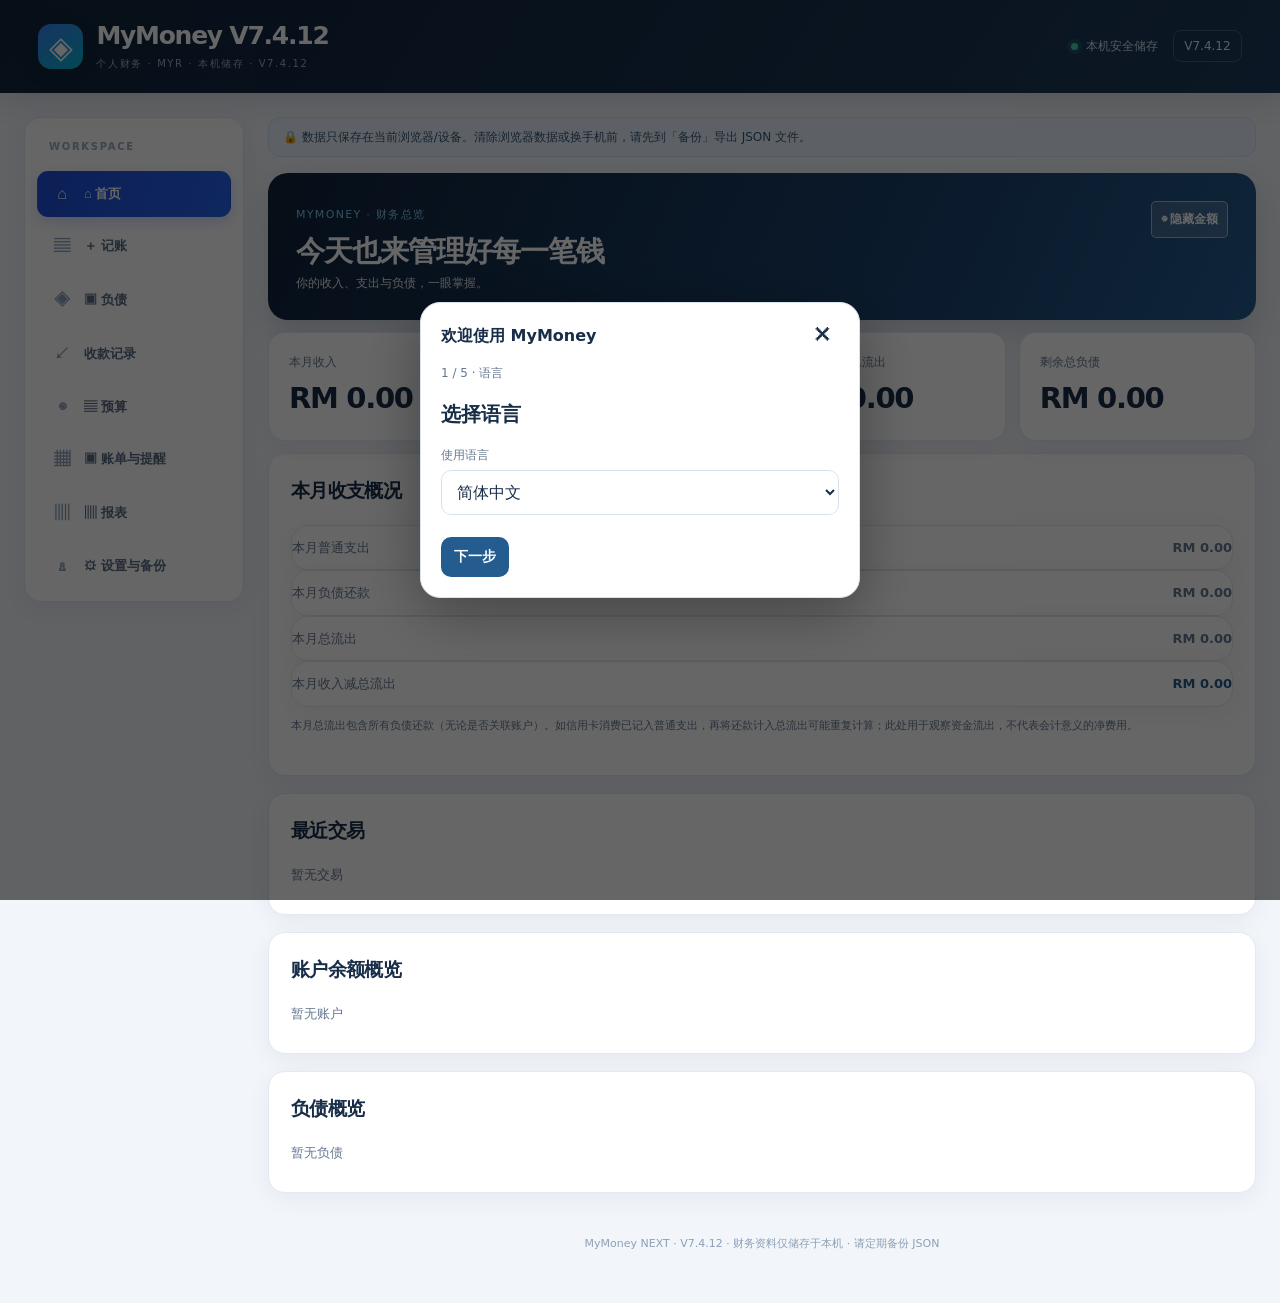
<file: index.html>
<!doctype html>
<html lang="zh-CN">
<head>
<meta charset="utf-8"><meta name="viewport" content="width=device-width, initial-scale=1, viewport-fit=cover"><meta name="theme-color" content="#10243b"><meta name="description" content="个人记账与负债管理，本机保存数据"><link rel="manifest" href="manifest.json"><title>MyMoney NEXT V7.4.12</title>
<style>
:root{--green:#176b57;--bg:#f3f6f5;--card:#fff;--text:#182522;--muted:#64736e;--line:#e1e9e5;--red:#bd3d3d;--blue:#275d9c}*{box-sizing:border-box}body{margin:0;background:var(--bg);color:var(--text);font-family:system-ui,-apple-system,"Segoe UI",sans-serif}header{background:var(--green);color:white;padding:20px 16px 16px;position:sticky;top:0;z-index:5}header h1{font-size:22px;margin:0 0 4px}header p{font-size:12px;margin:0;opacity:.85}.wrap{max-width:760px;margin:auto;padding:14px 12px 40px}.tabs{display:flex;gap:7px;overflow:auto;margin-bottom:13px}.tabs button{white-space:nowrap;border:1px solid var(--line);background:white;color:var(--text);padding:10px 13px;border-radius:12px;font-size:14px}.tabs button.active{background:var(--green);color:white;border-color:var(--green)}.panel{display:none}.panel.active{display:block}.cards{display:grid;grid-template-columns:repeat(2,minmax(0,1fr));gap:9px;margin-bottom:12px}.metric,.box{background:var(--card);border:1px solid var(--line);border-radius:15px;padding:14px}.metric span{font-size:12px;color:var(--muted);display:block}.metric strong{font-size:20px;display:block;margin-top:6px;overflow-wrap:anywhere}.box{margin-bottom:12px}.box h2{font-size:16px;margin:0 0 12px}.grid{display:grid;grid-template-columns:repeat(2,minmax(0,1fr));gap:10px}label{font-size:12px;color:var(--muted);display:block;margin-bottom:5px}input,select,textarea{font:inherit;width:100%;border:1px solid #cfdcd5;background:#fff;border-radius:10px;padding:11px;color:var(--text);min-width:0}textarea{min-height:66px;resize:vertical}.field{margin-bottom:10px}.full{grid-column:1/-1}.btn{border:0;border-radius:10px;padding:11px 13px;background:var(--green);color:white;font-weight:600;font-size:14px;cursor:pointer}.btn.secondary{background:#e6efeb;color:var(--green)}.btn.danger{background:#fff0f0;color:var(--red)}.btn.small{padding:7px 9px;font-size:12px}.actions{display:flex;gap:8px;flex-wrap:wrap}.item{border-top:1px solid var(--line);padding:12px 0;display:flex;justify-content:space-between;gap:10px;align-items:flex-start}.item:first-child{border-top:0}.item .name{font-weight:650;font-size:14px}.sub{color:var(--muted);font-size:12px;margin-top:4px;line-height:1.5}.amount{font-weight:700;white-space:nowrap;text-align:right}.income{color:var(--green)}.expense{color:var(--red)}.empty{color:var(--muted);font-size:13px;padding:8px 0}.hint{font-size:12px;color:var(--muted);line-height:1.6}.notice{background:#fff8df;border:1px solid #f1df9d;border-radius:12px;padding:11px;font-size:12px;line-height:1.5;margin-bottom:12px}.hidden{display:none!important}.month-row{display:flex;gap:10px;align-items:end;margin-bottom:12px}.month-row .field{flex:1;margin:0}.pill{display:inline-block;border-radius:30px;padding:3px 8px;background:#e6efeb;color:var(--green);font-size:11px}.debt-balance{font-size:18px;font-weight:750;margin:5px 0}.progress{height:6px;border-radius:9px;background:#e8eeeb;overflow:hidden;margin:9px 0}.progress span{height:100%;display:block;background:var(--green)}footer{text-align:center;color:var(--muted);font-size:11px;padding:8px}
@media(min-width:600px){.cards{grid-template-columns:repeat(4,minmax(0,1fr))}.metric strong{font-size:22px}}

.calendar{display:grid;grid-template-columns:repeat(7,minmax(0,1fr));gap:5px}.calendar-day{border:1px solid var(--line);border-radius:9px;min-height:65px;padding:5px 2px;background:#fff;text-align:center;font-size:12px;cursor:pointer;color:var(--text)}.calendar-day b{display:block}.calendar-day small{display:block;font-size:9px;overflow-wrap:anywhere}.calendar-day.red{background:#ffe5e4;color:#a42c30}.calendar-day.green{background:#dcf5e7;color:#176b57}.calendar-day.selected{outline:2px solid var(--green)}.calendar-day.blank{background:transparent;border:0;cursor:default}.calendar-week{display:grid;grid-template-columns:repeat(7,minmax(0,1fr));gap:5px;font-size:11px;color:var(--muted);margin:8px 0}.calendar-week span{text-align:center;min-width:0;white-space:nowrap}.donut-layout{display:flex;align-items:center;gap:20px;flex-wrap:wrap;margin:12px 0}.donut{width:160px;height:160px;border-radius:50%;display:grid;place-items:center;flex-shrink:0}.donut-inner{width:96px;height:96px;border-radius:50%;background:white;display:grid;place-items:center;text-align:center;font-size:12px;font-weight:700}.legend{flex:1;min-width:140px}.legend-row{display:flex;justify-content:space-between;gap:8px;padding:5px 0;font-size:12px}.legend-dot{display:inline-block;width:10px;height:10px;border-radius:50%;margin-right:6px}.trend{display:flex;align-items:flex-end;gap:3px;height:145px;overflow-x:auto;padding-bottom:20px}.trend-col{flex:1;min-width:7px;background:#e5a09c;border-radius:3px 3px 0 0;position:relative}.trend-col:nth-child(2n){background:#c85a53}.trend-col span{position:absolute;bottom:-18px;left:0;font-size:9px;color:var(--muted)}.emoji-picker,.brand-picker{display:grid;grid-template-columns:repeat(5,minmax(0,1fr));gap:7px;margin:10px 0}.icon-option{border:1px solid var(--line);border-radius:12px;background:white;padding:8px 3px;min-height:62px;display:flex;flex-direction:column;align-items:center;justify-content:center;gap:4px;font-size:11px;overflow-wrap:anywhere;cursor:pointer}.icon-option.active{outline:2px solid var(--green)}.icon-option img{width:42px;height:42px;object-fit:contain;border-radius:9px}.icon-option .symbol{font-size:27px}.icon-controls{display:flex;gap:7px;flex-wrap:wrap;align-items:center}.account-icon{display:inline-flex;vertical-align:middle;align-items:center;justify-content:center;width:30px;height:30px;margin-right:5px}.account-icon img{width:30px;height:30px;object-fit:contain;border-radius:7px}details summary{cursor:pointer;padding:6px 0}#customCategories .item{align-items:center}@media(max-width:420px){.calendar-day{min-height:58px;font-size:11px}.calendar-day small{font-size:8px}.emoji-picker,.brand-picker{grid-template-columns:repeat(4,minmax(0,1fr))}}
/* V5.7: debt brand picker uses the same responsive grid as account brand picker. */
#debtBrandPicker:not(.hidden){display:grid;grid-template-columns:repeat(5,minmax(0,1fr));gap:7px;margin:10px 0;}
#debtBrandPicker .icon-option{width:100%;min-width:0;}
@media(max-width:420px){#debtBrandPicker:not(.hidden){grid-template-columns:repeat(4,minmax(0,1fr));}}
/* V5.2: 修复账户区块结构，使其仅属于记账与账户分页。 */
#debts #accountsEmbedded, #debts #accountForm, #debts #accountTotals,
#debts #accountList, #debts #transferList, #debts #transferForm,
#debts [id="accountIconPicker"] {display:none!important}

/* V5.8 debt calculator */
.v58-panel{border:1px solid #dce8e1;background:#f8fbf9;border-radius:12px;padding:12px;margin:10px 0}.v58-panel h3{margin:0 0 10px;font-size:15px}.v58-table-wrap{overflow-x:auto;max-height:350px;overflow-y:auto}.v58-table{width:100%;border-collapse:collapse;font-size:12px;white-space:nowrap}.v58-table th,.v58-table td{padding:8px 6px;border-bottom:1px solid #e1e9e5;text-align:right}.v58-table th:first-child,.v58-table td:first-child{text-align:left}.v58-muted{font-size:12px;color:var(--muted);line-height:1.6}.v58-detail{margin-top:8px}.v58-pill{font-size:11px;background:#e6efeb;border-radius:20px;padding:3px 7px;color:#176b57}
.debt-subnav{display:grid;grid-template-columns:repeat(2,minmax(0,1fr));gap:8px}.debt-subnav button{white-space:normal;min-height:48px}.debt-subbtn{font-size:13px}.debt-custom-row{display:flex;justify-content:space-between;align-items:center;gap:8px;padding:5px 0}

/* V7.3 TEST: independent income / expense / transfer actions */
.v732-entry-buttons{display:grid;grid-template-columns:repeat(2,minmax(0,1fr));gap:10px;margin:10px 0 14px}
.v732-entry-btn{background:var(--card);color:var(--text);border:1px solid var(--line);border-radius:13px;padding:14px 6px;font-size:15px;font-weight:700;cursor:pointer}
.v732-entry-btn.v732-active{background:#2858a3;color:#fff;border-color:#2858a3}
.v732-entry-btn:focus-visible{outline:3px solid #75a8ff;outline-offset:2px}
@media(max-width:480px){.v732-entry-buttons{gap:6px}.v732-entry-btn{font-size:13px;padding:12px 3px}}
</style><link rel="stylesheet" href="v60.css?v=7.0.0"><script>try{if(JSON.parse(localStorage.getItem("mymoney-v610-security")||"{}").enabled)document.documentElement.classList.add("v610-locked")}catch(e){}</script><link rel="stylesheet" href="v610.css?v=7.0.0"><link rel="stylesheet" href="v720.css?v=7.2.0-release"><style>
.v73-sync-inline{display:inline-flex!important;align-items:center;justify-content:flex-start;gap:9px;cursor:pointer;max-width:100%;width:auto!important;line-height:1.5}
.v73-sync-inline input[type="checkbox"]{display:inline-block!important;position:static!important;flex:0 0 auto;width:18px!important;height:18px!important;margin:0!important;padding:0!important;min-height:0!important;appearance:auto!important;-webkit-appearance:checkbox!important;vertical-align:middle}
.v73-sync-inline span{display:inline!important;flex:0 1 auto}
.v73-history-details{margin-top:12px}
.v73-history-details summary{cursor:pointer;display:inline-flex;align-items:center;gap:7px;padding:7px 12px;border:1px solid #d9e4f2;border-radius:10px;color:#245ca6;font-weight:600;list-style:none;user-select:none}
.v73-history-details summary::-webkit-details-marker{display:none}
.v73-history-details summary::before{content:"▸";display:inline-block;transition:transform .15s ease}
.v73-history-details[open] summary::before{transform:rotate(90deg)}
.v73-history-details .v73-history-content{padding:6px 0 0}
</style>
<link rel="stylesheet" href="./v732.css"><link rel="stylesheet" href="./v736-enterprise.css"><link rel="stylesheet" href="./v737-enterprise-all.css?v=7.3.7"><link rel="stylesheet" href="./v740-next.css?v=7.4.0-next1"></head>
<body class="mynext"><header><div class="next-brand"><span class="next-logo" aria-hidden="true">◈</span><div><h1>MyMoney <span class="next-wordmark">NEXT</span></h1><p>PERSONAL FINANCE · MYR</p></div></div><div class="next-header-status"><span class="next-status-dot"></span> 本机安全储存 <span class="next-version">V7.4.12</span></div></header><main class="wrap">
<div class="notice">🔒 数据只保存在当前浏览器/设备。清除浏览器数据或换手机前，请先到「备份」导出 JSON 文件。</div>
<nav class="tabs" aria-label="主菜单"><button class="active" data-tab="home">首页</button><button data-tab="transactions">记账</button><button data-tab="debts">负债</button><button data-tab="receivables">收款记录</button><button data-tab="budget">预算</button><button data-tab="bills">账单与提醒</button><button data-tab="analytics">报表</button><button data-tab="backup">设置与备份</button><button data-tab="my">我的</button></nav>
<section id="home" class="panel active"><div class="v603-welcome"><div><small>MYMONEY · 财务总览</small><h2>今天也来管理好每一笔钱</h2><p>你的收入、支出与负债，一眼掌握。</p></div><button type="button" class="v603-eye" id="v603Privacy" aria-pressed="false" aria-label="隐藏或显示首页金额">◉ 隐藏金额</button></div><div class="cards v603-homecards"><div class="metric"><span>本月收入</span><strong id="mIncome">RM 0.00</strong></div><div class="metric"><span>本月总流出（支出＋还款）</span><strong id="mExpense">RM 0.00</strong></div><div class="metric"><span>本月收入－总流出</span><strong id="mBalance">RM 0.00</strong></div><div class="metric"><span>剩余总负债</span><strong id="debtTotal">RM 0.00</strong></div></div><div class="box"><h2>本月收支概况</h2><div id="monthSummary" class="empty">暂无本月记录</div></div><div class="box"><h2>最近交易</h2><div id="recentList" class="empty">暂无交易</div></div><div class="box"><h2>账户余额概览</h2><div id="homeAccounts" class="empty">暂无账户</div></div><div class="box"><h2>负债概览</h2><div id="homeDebts" class="empty">暂无负债</div></div></section>
<section id="bills" class="panel" aria-label="账单与提醒"></section><section id="budget" class="panel" aria-label="每月预算"></section><section id="transactions" class="panel v736-ledger"><div class="v736-page-head"><div><div class="v736-eyebrow">FINANCE OPERATIONS / 记账管理</div><h2>交易与账户管理</h2><p>统一管理收入、支出、账户转账与账户资料</p></div><span class="v736-edition">MYMONEY · V7.4.12</span></div><div class="box v736-action-panel"><div class="v736-section-heading"><div><span class="v736-kicker">01 / QUICK ACTIONS</span><h2>新增记录</h2></div><span class="v736-caption">选择操作类型</span></div><div class="v732-entry-buttons" role="group" aria-label="选择新增记录或账户管理类型"><button type="button" class="v732-entry-btn" data-v732-mode="income" aria-pressed="false">＋ 收入</button><button type="button" class="v732-entry-btn" data-v732-mode="expense" aria-pressed="true">－ 支出</button><button type="button" class="v732-entry-btn" data-v732-mode="transfer" aria-pressed="false">⇄ 内部转账</button><button type="button" class="v732-entry-btn" id="v735AccountMode" aria-pressed="false">▣ 新增 / 编辑账户</button></div><select id="entryMode" class="hidden" aria-label="交易类型"><option value="expense">支出</option><option value="income">收入</option><option value="transfer">内部转账</option></select><p class="hint" id="v733EntryHint" aria-live="polite">填写支出金额、日期及类别，保存后会记录为支出。</p></div><div id="txEntryWrap" class="box v736-form-panel"><h2 id="txFormTitle">新增收支记录</h2><form id="txForm"><input type="hidden" id="txId"><div class="grid"><div class="field hidden"><label for="txType">类型</label><select id="txType"><option value="expense">支出</option><option value="income">收入</option></select></div><div class="field"><label for="txDate">日期</label><input id="txDate" type="date" required></div><div class="field"><label for="txAmount">金额（RM）</label><input id="txAmount" type="number" min="0.01" step="0.01" placeholder="0.00" required></div><div class="field"><label for="txCategory">类别</label><select id="txCategory"><option>餐饮</option><option>交通</option><option>购物</option><option>房租/房贷</option><option>水电网费</option><option>医疗</option><option>薪水</option><option>奖金</option><option>生意收入</option><option>家庭</option><option>其他</option></select></div><div class="field"><label for="txAccount">关联账户（可选）</label><select id="txAccount"><option value="">不关联账户（旧版模式）</option></select></div><div class="field"><label for="txPayment">付款方式</label><select id="txPayment"><option>现金</option><option>银行卡</option><option>信用卡</option><option>银行转账</option><option>电子钱包</option><option>其他</option></select></div><div class="field"><label for="txNote">备注（可选）</label><input id="txNote" placeholder="例如：午餐"></div></div><div class="actions"><button class="btn" type="submit">保存记录</button><button class="btn secondary hidden" id="txCancel" type="button">取消编辑</button></div></form></div><div id="transferEntryWrap" class="box hidden v736-form-panel"><h2>新增内部转账</h2><form id="transferForm"><div class="grid">
<div class="field"><label for="transferFrom">转出账户</label><select id="transferFrom" required></select></div>
<div class="field"><label for="transferTo">转入账户</label><select id="transferTo" required></select></div>
<div class="field"><label for="transferAmount">金额（RM）</label><input id="transferAmount" type="number" min="0.01" step="0.01" required></div>
<div class="field"><label for="transferDate">转账日期</label><input id="transferDate" type="date" required></div>
<div class="field full"><label for="transferNote">备注（可选）</label><input id="transferNote" placeholder="例如：Maybank 转入 TNG"></div></div>
<button class="btn" type="submit">保存转账</button><p class="hint">转账仅在账户之间移动余额，不计入收入或支出。手续费请另外记为支出并选择付款账户。</p></form></div>
<div id="accountsEmbedded" class="v736-account-panel"><div class="box"><h2>账户管理与余额</h2><p class="hint">在这里新增银行、现金及电子钱包账户。每笔收入、支出或转账都可选择对应账户。</p></div>
<div class="box"><h2>新增 / 编辑账户</h2><form id="accountForm"><input type="hidden" id="accountId"><div class="grid">
<div class="field"><label for="accountName">账户名称</label><input id="accountName" required placeholder="例如：Maybank 储蓄账户"></div>
<div class="field"><label for="accountType">账户类别</label><select id="accountType"><option>银行</option><option>电子钱包</option><option>现金</option><option>其他</option></select></div>
<div class="field"><label for="accountOpening">启用时余额（RM）</label><input id="accountOpening" type="number" step="0.01" min="0" value="0" required></div>
<div class="field full"><label>账户图标</label><div class="icon-controls"><button class="btn secondary small" type="button" id="chooseBrand">选择图标</button><button class="btn secondary small" type="button" id="uploadIcon">上传自己的图标</button><button class="btn secondary small" type="button" id="resetIcon">使用默认图标</button><span id="selectedAccountIcon">🏦 默认图标</span></div><input id="iconFile" type="file" accept="image/png,image/jpeg,image/webp" class="hidden"><input id="accountIcon" type="hidden"><div id="brandPicker" class="brand-picker hidden"></div></div><div class="field"><label for="accountNote">备注</label><input id="accountNote" placeholder="可选"></div></div>
<p class="hint">首次建立账户时填当前实际余额。以前的收支记录不会自动归属到新账户，避免重复计算。日后可在收支记录中选择账户。</p>
<div class="actions"><button class="btn" type="submit">保存账户</button><button class="btn secondary hidden" type="button" id="accountCancel">取消编辑</button></div></form></div>
<div class="box"><h2>账户余额</h2><div id="accountTotals"></div><div id="accountList" class="empty">暂无账户</div></div>
<div class="box"><h2>转账记录</h2><div id="transferList" class="empty">暂无转账</div></div>
</div>
<div class="box"><details id="categoryDetails"><summary><strong>🎨 自定义收支类别与图标</strong></summary><p class="hint">原有类别继续保留。你可以新增自己的收入／支出类别并选择图标，删除类别不会删除旧交易。</p><div class="grid"><div class="field"><label>类别类型</label><select id="catType"><option value="expense">支出</option><option value="income">收入</option></select></div><div class="field"><label>类别名称</label><input id="catName" placeholder="例如：停车费"></div></div><div class="field"><label>选择图标</label><div id="catIconPicker" class="emoji-picker"></div><div class="actions" style="margin-top:10px"><button type="button" class="btn secondary small" id="catBrandToggle">选择品牌图标（银行／电子钱包／购物等）</button><button type="button" class="btn secondary small" id="catUploadButton">上传自己的图标</button><button type="button" class="btn secondary small" id="catIconReset">恢复默认图标</button></div><input id="catIconFile" type="file" accept="image/png,image/jpeg,image/webp" class="hidden"><div id="catBrandPicker" class="emoji-picker hidden" style="margin-top:10px"></div><div id="catIconPreview" class="hint" style="margin-top:10px">当前图标：🛒</div></div><button type="button" class="btn" id="catSave">新增类别</button><div id="customCategories"></div></details></div><div class="box"><h2>交易记录</h2><div class="grid"><div class="field"><label for="txFilterMonth">月份筛选</label><input type="month" id="txFilterMonth"></div><div class="field"><label for="txFilterType">类型筛选</label><select id="txFilterType"><option value="all">全部</option><option value="income">收入</option><option value="expense">支出</option></select></div></div><div id="txList" class="empty">暂无交易</div></div>
</section><section id="debts" class="panel"><div class="box"><h2>负债管理</h2><div class="actions debt-subnav"><button type="button" class="btn debt-subbtn" data-debt-view="create">新增负债 / 负债清单</button><button type="button" class="btn secondary debt-subbtn" data-debt-view="repay">新增还款记录 / 详细还款</button></div></div><div id="debtCreateView"><div class="box"><h2 id="debtFormTitle">新增负债</h2><form id="debtForm"><input type="hidden" id="debtId"><div class="grid"><div class="field"><label for="debtName">负债名称</label><input id="debtName" placeholder="例如：Maybank 信用卡" required></div><div class="field"><label for="debtType">负债类别</label><select id="debtType"><option>信用卡</option><option>个人借款</option><option>个人贷款</option><option>汽车贷款</option><option>房屋贷款</option><option>其他</option></select><div class="actions" style="margin-top:8px"><button type="button" class="btn secondary small" id="debtCategoryToggle">＋ 新增类别</button></div><div id="debtCategoryEditor" class="hidden" style="margin-top:8px"><input id="debtCategoryName" maxlength="40" placeholder="输入新类别，例如：装修贷款"><div class="actions" style="margin-top:8px"><button type="button" class="btn small" id="debtCategoryAdd">保存新类别</button><button type="button" class="btn secondary small" id="debtCategoryCancel">取消</button></div></div><div id="debtCategoryCustomList" class="v58-muted" style="margin-top:8px"></div></div><div class="field"><label for="debtOriginal">原始欠款（RM）</label><input id="debtOriginal" type="number" min="0.01" step="0.01" required placeholder="0.00"></div><div class="field"><label for="debtDate">记录日期</label><input id="debtDate" type="date" required></div><div class="field full"><label>负债银行／平台图标（可选）</label><input type="hidden" id="debtIcon"><div class="actions"><button type="button" class="btn secondary small" id="chooseDebtBrand">选择图标</button><button type="button" class="btn secondary small" id="uploadDebtIcon">上传自己的图标</button><button type="button" class="btn secondary small" id="resetDebtIcon">使用默认图标</button><span id="selectedDebtIcon" class="selected-icon"></span></div><input id="debtIconFile" type="file" accept="image/png,image/jpeg,image/webp" class="hidden"><div id="debtBrandPicker" class="icon-grid hidden" style="margin-top:10px"></div><p class="hint">银行、信用卡、车贷、房贷等都可选择图标；不会改变欠款或还款计算。</p></div><div class="field full v58-panel"><h3>V5.8 · 独立负债计算设置</h3><div class="grid"><div class="field full"><label for="debtInterestMode">计算方式</label><select id="debtInterestMode"><option value="none">无利息</option><option value="reducing">递减余额利息（按月估算）</option><option value="flat">固定利息（Flat Rate）</option><option value="credit">信用卡按月计息（估算）</option></select></div><div class="field"><label for="debtRate">年利率（%）</label><input id="debtRate" type="number" min="0" max="100" step="0.001" value="0"></div><div class="field"><label for="debtTerm">贷款总期数（月）</label><input id="debtTerm" type="number" min="1" max="1200" step="1" placeholder="例如 60"></div><div class="field"><label for="debtMonthly">计划每月还款（RM）</label><input id="debtMonthly" type="number" min="0" step="0.01" placeholder="例如 1000"></div><div class="field"><label for="debtStart">预计首期还款日</label><input id="debtStart" type="date"></div></div><p class="v58-muted">固定利息需填写总期数；递减余额及信用卡采用年利率 ÷ 12 的月度估算，可能与银行按日计息、费用和账单不同。旧负债默认无利息。</p></div><div class="field full"><label for="debtNote">备注（可选）</label><input id="debtNote" placeholder="例如：每月还款日"></div></div><div class="actions"><button class="btn" type="submit">保存负债</button><button class="btn secondary hidden" id="debtCancel" type="button">取消编辑</button></div><p class="hint">V5.8：每笔负债可选择独立计息方式。旧记录默认无利息；实际还款会从选定账户扣除，不重复生成普通支出。</p></form></div><div class="box"><h2>负债清单</h2><div id="debtList" class="empty">暂无负债</div></div></div><div id="debtRepayView" class="hidden"><div class="box"><h2>独立还款计划与详细明细</h2><p class="hint">点击负债清单中的「还款计划」查看该笔贷款的预计逐期明细。预计计划不会自动扣款。</p><div id="v58Plan" class="empty">请选择一笔负债查看</div></div><div class="box"><h2>新增还款记录</h2><form id="paymentForm"><div class="grid"><div class="field full"><label for="payDebt">选择负债</label><select id="payDebt" required><option value="">请先新增负债</option></select></div><div class="field"><label for="payDate">还款日期</label><input id="payDate" type="date" required></div><div class="field"><label for="payAmount">还款金额（RM）</label><input id="payAmount" type="number" min="0.01" step="0.01" required placeholder="0.00"></div><div class="field"><label for="payInterest">本次利息（RM）</label><input id="payInterest" type="number" min="0" step="0.01" placeholder="可自动估算后修改"></div><div class="field"><label for="payPrincipalPreview">本次偿还本金（RM）</label><input id="payPrincipalPreview" readonly value="0.00"></div><div class="field full"><label for="payAccount">扣款账户</label><select id="payAccount"><option value="">不关联账户（兼容旧记录）</option></select><p class="hint">选择账户后，保存还款会自动扣除该账户余额；会计入总览的本月总流出，但不会自动生成另一笔普通支出。</p></div><div class="field full"><label for="payNote">备注（可选）</label><input id="payNote" placeholder="例如：10月份月供"></div></div><button class="btn" type="submit">保存还款</button></form><div id="paymentList" class="empty" style="margin-top:12px">暂无还款记录</div></div><div class="box"><h2>📒 每笔负债详细还款记录</h2><p class="hint">选择一笔负债，查看历次实际还款的日期、金额、本金、利息、还款后余额、付款账户和备注。历史记录只供查看，不会重复扣款。</p><div class="field"><label for="v58HistoryDebt">查看哪笔负债</label><select id="v58HistoryDebt"><option value="">请选择负债</option></select></div><div id="v58History" class="empty">请选择一笔负债查看详细还款记录</div></div></div></section>
<section id="receivables" class="panel"><div class="box"><h2>收款总览</h2><p class="hint">记录别人欠你的钱及分次收款。收款可自行选择是否同步增加银行或现金余额；不会算作普通收入。</p><div class="cards" id="v73Summary"></div></div><div class="box"><h2>新增欠款人 / 欠款记录</h2><form id="v73DebtForm"><div class="grid"><div class="field"><label>欠款人姓名</label><input id="v73Name" required maxlength="80"></div><div class="field"><label>欠款金额 (RM)</label><input id="v73Amount" type="number" step="0.01" min="0.01" required></div><div class="field"><label>借款日期</label><input id="v73Date" type="date" required></div><div class="field"><label>约定还款日期（可选）</label><input id="v73Due" type="date"></div><div class="field full"><label>备注</label><input id="v73Note" maxlength="250"></div></div><button class="btn" type="submit">保存欠款记录</button></form></div><div class="box"><h2>记录收款</h2><form id="v73PaymentForm"><div class="grid"><div class="field full"><label>选择欠款记录</label><select id="v73Choose" required></select></div><div class="field"><label>收款金额 (RM)</label><input id="v73Paid" type="number" step="0.01" min="0.01" required></div><div class="field"><label>收款日期</label><input id="v73PaidDate" type="date" required></div><div class="field full"><label class="v73-sync-inline" for="v73Sync"><input id="v73Sync" type="checkbox"><span>同步增加银行或现金账户余额（可选）</span></label></div><div class="field full" id="v73AccountWrap" hidden><label>选择实际收款账户</label><select id="v73Account"></select></div><div class="field full"><label>备注</label><input id="v73PayNote" maxlength="250"></div></div><button class="btn" type="submit">保存收款</button></form></div><div class="box"><h2>欠款清单及收款历史</h2><div id="v73List"></div></div></section><section id="analytics" class="panel"><div class="box" id="v620ReportRoot"><h2 id="v620Title">年度财务报表</h2><div class="grid"><div class="field"><label id="v620YearLabel" for="v620Year">年份</label><select id="v620Year"></select></div><div class="field"><label id="v620AccountLabel" for="v620Account">账户筛选</label><select id="v620Account"></select></div></div><div class="actions"><button type="button" class="btn secondary" id="v620Csv">导出报表 CSV</button></div><p class="hint" id="v620Note"></p><div class="cards" id="v620Totals"></div><h3 id="v620TrendTitle"></h3><div id="v620Bars"></div><div id="v620TableWrap"></div><h3 id="v620CategoryTitle"></h3><div id="v620Categories"></div><h3 id="v620DebtTitle"></h3><div id="v620Debt"></div></div><div class="box"><h2>📊 收支分析</h2><div class="grid"><div class="field"><label>选择月份</label><input type="month" id="analysisMonth"></div><div class="field"><label>分析类型</label><select id="analysisMode"><option value="outflow">总流出（支出＋还款）</option><option value="expense">普通支出</option><option value="income">收入</option></select></div></div><div id="analysisTotals" class="cards"></div></div><div class="box"><h2>每日收支日历</h2><div class="calendar-week" id="analysisWeekdays"><span>周一</span><span>周二</span><span>周三</span><span>周四</span><span>周五</span><span>周六</span><span>周日</span></div><div id="analysisCalendar" class="calendar"></div><p class="hint">红色代表当日净流出，绿色代表净收入；点击日期可查看明细。</p><div id="analysisDayDetail"></div></div><div class="box"><h2>类别占比</h2><div id="analysisDonut" class="donut-layout"></div><div id="analysisCategories"></div></div><div class="box"><h2>每日趋势</h2><div id="analysisTrend" class="trend"></div></div></section><section id="backup" class="panel"><div class="box"><h2>数据备份与恢复</h2><p class="hint">JSON 文件会包含收支、负债、还款、账户和转账记录，可用于恢复完整数据。建议定期备份，并把文件保存在安全的位置。</p><div class="actions"><button class="btn" id="exportJson">下载完整备份（JSON）</button><button class="btn secondary" id="importBtn">导入备份（JSON）</button><input id="importFile" class="hidden" type="file" accept="application/json,.json"></div><p id="backupMsg" class="hint"></p></div><div class="box" hidden style="display:none" aria-hidden="true"><h2>导出交易记录</h2><p class="hint">将收支记录导出为 CSV，可用 Excel 打开。此文件只包含日常收入和支出，不包含负债还款或内部转账记录。</p><button class="btn" id="exportCsv">下载交易记录（CSV）</button></div><div class="box" id="v731CsvBox"><h2>自定义 CSV 导出（三组）</h2><p class="hint">选择需要导出的组别，每组生成一个 Excel 可打开的 CSV 文件。导出不会修改财务记录；完整 JSON 备份功能继续保留。</p><div class="grid"><div class="field"><label for="v731Start">开始日期</label><input id="v731Start" type="date" value="2026-01-01"></div><div class="field"><label for="v731End">结束日期</label><input id="v731End" type="date" value="2026-12-31"></div></div><div class="field"><label style="display:flex;align-items:center;gap:9px"><input type="checkbox" id="v731Group1" checked style="width:auto">第 1 组：日常收支与转账记录（收入、支出、内部转账）</label></div><div class="field"><label style="display:flex;align-items:center;gap:9px"><input type="checkbox" id="v731Group2" checked style="width:auto">第 2 组：负债与还款记录（负债、负债还款）</label></div><div class="field"><label style="display:flex;align-items:center;gap:9px"><input type="checkbox" id="v731Group3" checked style="width:auto">第 3 组：欠款人与收款记录（欠款人、收款）</label></div><div class="actions"><button type="button" class="btn" id="v731ExportSelected">导出勾选的组别</button><button type="button" class="btn secondary" id="v731Export1">仅导出第 1 组</button><button type="button" class="btn secondary" id="v731Export2">仅导出第 2 组</button><button type="button" class="btn secondary" id="v731Export3">仅导出第 3 组</button></div><p class="hint" id="v731CsvStatus" aria-live="polite">默认日期：2026-01-01 至 2026-12-31。每组 CSV 均包含记录类型栏，金额单位 MYR。</p></div><div class="box"><h2>清除本机数据</h2><p class="hint">此操作会删除当前浏览器保存的全部记录（包括账户和转账），且无法撤销。请先备份。</p><button class="btn danger" id="clearData">清除全部数据</button></div><div class="box"><h2>使用提示</h2><ul class="hint"><li>只在当前浏览器/设备保存，不会自动同步到其他手机。</li><li>换手机、换浏览器或清除浏览数据前，请先下载 JSON 备份。</li><li>关联扣款账户的还款会减少负债与账户余额，并计入总览的本月总流出，但不会自动生成普通支出记录。</li><li>若要在手机上安装为应用，需要将网页发布到支持 HTTPS 的网站，再用浏览器「添加到主屏幕」。</li></ul></div></section>
<footer>MyMoney NEXT · V7.4.12 · 财务资料仅储存于本机 · 请定期备份 JSON</footer></main>
<script>
(()=>{'use strict';const KEY='mymoney-local-v1';const $=id=>document.getElementById(id);const today=()=>new Date().toLocaleDateString('en-CA');const monthNow=()=>today().slice(0,7);const money=n=>'RM '+Number(n||0).toLocaleString('en-MY',{minimumFractionDigits:2,maximumFractionDigits:2});const uid=()=>Date.now().toString(36)+Math.random().toString(36).slice(2,8);let data={transactions:[],debts:[],payments:[],accounts:[],transfers:[],categories:[],debtCategories:[],receivables:[],receivablePayments:[]};function load(){try{const d=JSON.parse(localStorage.getItem(KEY)||'{}');data={transactions:Array.isArray(d.transactions)?d.transactions:[],debts:Array.isArray(d.debts)?d.debts:[],payments:Array.isArray(d.payments)?d.payments:[],accounts:Array.isArray(d.accounts)?d.accounts:[],transfers:Array.isArray(d.transfers)?d.transfers:[],categories:Array.isArray(d.categories)?d.categories:[],debtCategories:Array.isArray(d.debtCategories)?d.debtCategories:[],receivables:Array.isArray(d.receivables)?d.receivables:[],receivablePayments:Array.isArray(d.receivablePayments)?d.receivablePayments:[]}}catch(e){data={transactions:[],debts:[],payments:[],accounts:[],transfers:[],categories:[],debtCategories:[],receivables:[],receivablePayments:[]}}}function save(){localStorage.setItem(KEY,JSON.stringify(data));render();window.dispatchEvent(new Event("mymoney-v73-update"))}function esc(s){return String(s??'').replace(/[&<>"']/g,c=>({'&':'&amp;','<':'&lt;','>':'&gt;','"':'&quot;',"'":'&#39;'}[c]))}function accountBalance(id){const a=data.accounts.find(x=>x.id===id);if(!a)return 0;let cents=Math.round(Number(a.opening||0)*100);for(const x of data.transactions){if(x.accountId===id)cents+=(x.type==='income'?1:-1)*Math.round(Number(x.amount)*100)}for(const p of data.payments){if(p.accountId===id)cents-=Math.round(Number(p.amount)*100)}for(const t of data.transfers){if(t.from===id)cents-=Math.round(Number(t.amount)*100);if(t.to===id)cents+=Math.round(Number(t.amount)*100)}for(const r of data.receivablePayments||[]){if(r.accountId===id)cents+=Math.round(Number(r.amount)*100)}return cents/100}
function accountName(id){return data.accounts.find(a=>a.id===id)?.name||'已删除账户'}
function renderAccounts(){const opts='<option value="">请选择账户</option>'+data.accounts.map(a=>`<option value="${esc(a.id)}">${esc(a.name)}</option>`).join('');for(const id of ['transferFrom','transferTo']){const sel=$(id),prev=sel.value;sel.innerHTML=opts;sel.value=prev}const txSel=$('txAccount'),old=txSel.value;txSel.innerHTML='<option value="">不关联账户（旧版模式）</option>'+data.accounts.map(a=>`<option value="${esc(a.id)}">${esc(a.name)}</option>`).join('');txSel.value=old;const paySel=$('payAccount'),payOld=paySel.value;paySel.innerHTML='<option value="">不关联账户（兼容旧记录）</option>'+data.accounts.map(a=>`<option value="${esc(a.id)}">${esc(a.name)}</option>`).join('');paySel.value=payOld;const total=data.accounts.reduce((v,a)=>v+accountBalance(a.id),0);$('accountTotals').innerHTML=`<div class="metric" style="margin-bottom:12px"><span>账户总余额（不扣除负债）</span><strong>${money(total)}</strong></div>`;const rows=data.accounts.map(a=>`<div class="item"><div><div class="name">${iconMarkup(a.icon)}${esc(a.name)} <span class="pill">${esc(a.type)}</span></div><div class="sub">初始余额：${money(a.opening)}${a.note?' · '+esc(a.note):''}</div><div class="actions" style="margin-top:7px"><button class="btn secondary small" data-edit-account="${esc(a.id)}">编辑</button><button class="btn danger small" data-del-account="${esc(a.id)}">删除</button></div></div><div class="amount">${money(accountBalance(a.id))}</div></div>`);$('accountList').innerHTML=rows.join('')||'暂无账户';$('homeAccounts').innerHTML=rows.length?`<div class="item"><strong>全部账户余额</strong><strong>${money(total)}</strong></div>`+data.accounts.map(a=>`<div class="item"><div>${iconMarkup(a.icon)}${esc(a.name)}</div><strong>${money(accountBalance(a.id))}</strong></div>`).join(''):'暂无账户';$('transferList').innerHTML=[...data.transfers].sort((a,b)=>b.date.localeCompare(a.date)).map(t=>`<div class="item"><div><div class="name">${esc(accountName(t.from))} → ${esc(accountName(t.to))}</div><div class="sub">${esc(t.date)}${t.note?' · '+esc(t.note):''}</div><button class="btn danger small" data-del-transfer="${esc(t.id)}">删除转账</button></div><strong>${money(t.amount)}</strong></div>`).join('')||'暂无转账'}
function paid(debtId){return data.payments.filter(p=>p.debtId===debtId).reduce((s,p)=>s+(p.principal===undefined?Number(p.amount):Number(p.principal)),0)}function balance(d){return Math.max(0,Number(d.original)-paid(d.id))}function txTotals(month){let t=data.transactions.filter(x=>x.date.startsWith(month));return {income:t.filter(x=>x.type==='income').reduce((s,x)=>s+Number(x.amount),0),expense:t.filter(x=>x.type==='expense').reduce((s,x)=>s+Number(x.amount),0),items:t}}function paymentTotals(month){return data.payments.filter(p=>typeof p.date==='string'&&p.date.startsWith(month)).reduce((sum,p)=>sum+Number(p.amount||0),0)}function itemTx(x,actions=true){return `<div class="item"><div><div class="name">${esc(x.category)} <span class="pill">${x.type==='income'?'收入':'支出'}</span></div><div class="sub">${esc(x.date)} · ${esc(x.payment||'')}${x.accountId?' · '+esc(accountName(x.accountId)):''} ${x.note?'· '+esc(x.note):''}</div>${actions?`<div class="actions" style="margin-top:7px"><button class="btn secondary small" data-edit-tx="${x.id}">编辑</button><button class="btn danger small" data-del-tx="${x.id}">删除</button></div>`:''}</div><div class="amount ${x.type==='income'?'income':'expense'}">${x.type==='income'?'+':'−'}${money(x.amount)}</div></div>`}function itemDebt(d,home=false){const b=balance(d),pct=Number(d.original)>0?Math.min(100,paid(d.id)/Number(d.original)*100):0;return `<div class="item"><div style="flex:1;min-width:0"><div class="name" style="display:flex;align-items:center;gap:8px">${iconMarkup(d.icon||'💳')} <span>${esc(d.name)} <span class="pill">${esc(d.type)}</span></span></div><div class="sub">原始本金：${money(d.original)} · 已还本金：${money(paid(d.id))} · <span class="v58-pill">${esc(({none:"无利息",reducing:"递减余额",flat:"固定利息",credit:"信用卡月息"})[d.interestMode||"none"]||"无利息")}</span></div><div class="progress"><span style="width:${pct}%"></span></div><div class="sub">${d.note?esc(d.note)+' · ':''}记录日期：${esc(d.date)}</div>${home?'':`<div class="actions" style="margin-top:7px"><button class="btn secondary small" data-v58-plan="${esc(d.id)}">查看还款计划</button><button class="btn secondary small" data-edit-debt="${d.id}">编辑</button><button class="btn danger small" data-del-debt="${d.id}">删除</button></div>`}</div><div class="amount"><div class="debt-balance">${money(b)}</div><div class="sub">剩余欠款</div></div></div>`}function render(){refreshDebtTypes();v58refreshHistory();renderAccounts();renderAnalytics();renderCategoryManager();const m=monthNow(),t=txTotals(m),dt=data.debts.reduce((s,d)=>s+balance(d),0);$('mIncome').textContent=money(t.income);const repayment=paymentTotals(m),outflow=t.expense+repayment;$('mExpense').textContent=money(outflow);$('mBalance').textContent=money(t.income-outflow);$('debtTotal').textContent=money(dt);$('monthSummary').innerHTML=`<div class="item"><div>本月普通支出</div><strong>${money(t.expense)}</strong></div><div class="item"><div>本月负债还款</div><strong>${money(repayment)}</strong></div><div class="item"><div>本月总流出</div><strong>${money(outflow)}</strong></div><div class="item"><div>本月收入减总流出</div><strong class="${t.income-outflow>=0?'income':'expense'}">${money(t.income-outflow)}</strong></div><p class="hint">本月总流出包含所有负债还款（无论是否关联账户）。如信用卡消费已记入普通支出，再将还款计入总流出可能重复计算；此处用于观察资金流出，不代表会计意义的净费用。</p>`;const recent=[...data.transactions].sort((a,b)=>b.date.localeCompare(a.date)).slice(0,5);$('recentList').innerHTML=recent.length?recent.map(x=>itemTx(x,false)).join(''):'暂无交易';$('homeDebts').innerHTML=data.debts.length?data.debts.map(d=>itemDebt(d,true)).join(''):'暂无负债';const fm=$('txFilterMonth').value;const ft=$('txFilterType').value;const filtered=[...data.transactions].filter(x=>(!fm||x.date.startsWith(fm))&&(ft==='all'||x.type===ft)).sort((a,b)=>b.date.localeCompare(a.date));$('txList').innerHTML=filtered.length?filtered.map(x=>itemTx(x)).join(''):'暂无符合条件的交易';$('debtList').innerHTML=data.debts.length?[...data.debts].sort((a,b)=>balance(b)-balance(a)).map(d=>itemDebt(d)).join(''):'暂无负债';const opts=data.debts.filter(d=>balance(d)>0).map(d=>`<option value="${d.id}">${esc(d.name)}（剩余 ${money(balance(d))}）</option>`).join('');$('payDebt').innerHTML=opts?opts:'<option value="">没有可还款的负债</option>';const pays=[...data.payments].sort((a,b)=>b.date.localeCompare(a.date));$('paymentList').innerHTML=pays.length?pays.map(p=>{const d=data.debts.find(x=>x.id===p.debtId);return `<div class="item"><div><div class="name">${esc(d?d.name:'已删除负债')} · 还款</div><div class="sub">${esc(p.date)}${p.accountId?' · 扣款：'+esc(accountName(p.accountId)):' · 未关联账户'}${p.note?' · '+esc(p.note):''}</div><div class="actions" style="margin-top:7px"><button class="btn danger small" data-del-pay="${p.id}">删除还款</button></div></div><div class="amount income">−${money(p.amount)}</div></div>`}).join(''):'暂无还款记录'}

const DEFAULT_CATS={expense:['餐饮','交通','购物','房租/房贷','水电网费','医疗','家庭','其他'],income:['薪水','奖金','生意收入','其他']};
const CAT_ICONS=['🍽️','🚗','🛒','🏠','💡','🏥','👨‍👩‍👧','💼','💰','🎁','🐾','☕','⛽','🅿️','📱','✈️','🎓','🎮','🧾','🚌','💊','🧴','🛍️','📦','💳','📈','🏦','💵','🎯','🔧'];
let selectedCatIcon='🛒';
const BRANDS=[['Maybank','银行'],['CIMB','银行'],['Public Bank','银行'],['RHB','银行'],['Hong Leong Bank','银行'],['AmBank','银行'],['UOB','银行'],['OCBC','银行'],['HSBC','银行'],['BSN','银行'],['Affin Bank','银行'],['Alliance','银行'],['Agrobank','银行'],['MBSB Bank','银行'],['GXBank','银行'],['AEON Bank','银行'],['Ryt Bank','银行'],['Touch n Go','电子钱包'],['Grab','电子钱包'],['Setel','电子钱包'],['ASNB','投资'],['Shopee','商家'],['Lazada','商家'],['Starbucks','商家'],['Petron','商家'],['BHPetrol','商家'],['U Mobile','商家'],['AEON Wallet','电子钱包'],['J-Clicks','贷款公司'],['CaltexGO Rewards','商家'],['Pinduoduo','购物平台'],['Coffee Bean','消费'],['Shell','油站'],['Digi','电信'],['Cuckoo','购物平台'],['eco-shop','购物平台'],['MR.DIY','购物平台'],['TEMU','购物平台'],['TikTok','购物平台'],['Watsons','购物平台'],['KFC','餐饮'],['McDonald’s','餐饮'],['ZUS Coffee','餐饮']];
const BRAND_IMAGES=new Set(["Maybank", "CIMB", "Public Bank", "RHB", "Hong Leong Bank", "AmBank", "UOB", "OCBC", "HSBC", "Affin Bank", "Agrobank", "Alliance", "ASNB", "BSN", "MBSB Bank", "AEON Bank", "GXBank", "Ryt Bank", "AEON Wallet", "Grab", "Touch n Go", "J-Clicks", "Shopee", "Lazada", "Cuckoo", "eco-shop", "MR.DIY", "TEMU", "TikTok", "Watsons", "Pinduoduo", "Setel", "Petron", "CaltexGO Rewards", "BHPetrol", "Shell", "Digi", "U Mobile", "Coffee Bean", "KFC", "McDonald’s", "Starbucks", "ZUS Coffee"]);
function iconMarkup(icon){if(!icon)return '<span class="account-icon">🏦</span>';if(icon.startsWith('data:image/')||icon.startsWith('brand-icons/'))return `<span class="account-icon"><img src="${esc(icon)}" alt="" onerror="this.style.display='none';this.parentElement.textContent='🏦'"></span>`;return `<span class="account-icon">${esc(icon)}</span>`}
function brandIcon(name){const aliases={"Shell":"shell","Digi":"digi","Cuckoo":"cuckoo","eco-shop":"eco-shop","MR.DIY":"mr-diy","TEMU":"temu","TikTok":"tiktok","Watsons":"watsons","KFC":"kfc","McDonald’s":"mcdonalds","ZUS Coffee":"zus-coffee","BHPetrol":"bhpetrol","CaltexGO Rewards":"caltexgo-rewards","Touch n Go":"touch-n-go"};const slug=aliases[name]||name.toLowerCase().replaceAll(' ','-');const p='brand-icons/'+slug+'.webp';return BRAND_IMAGES.has(name)?p:'🏦'}
function updateAccountIconPreview(){$('selectedAccountIcon').innerHTML=iconMarkup($('accountIcon').value)+' 已选择'}
function refreshCategories(preferred){const sel=$('txCategory'),old=preferred||sel.value,kind=$('txType').value;const list=[...new Set([...DEFAULT_CATS[kind],...data.categories.filter(c=>c.type===kind).map(c=>c.name)])];if(old&&!list.includes(old))list.push(old);sel.innerHTML=list.map(n=>`<option value="${esc(n)}">${esc(n)}</option>`).join('');sel.value=list.includes(old)?old:(kind==='income'?'薪水':'餐饮')}
function updateCategoryIconPreview(){$('catIconPreview').innerHTML='当前图标：'+iconMarkup(selectedCatIcon)}
function renderCategoryManager(){if(!$('customCategories'))return;$('customCategories').innerHTML=data.categories.map(c=>`<div class="item"><div>${iconMarkup(c.icon||'🧾')} ${esc(c.name)} <span class="pill">${c.type==='income'?'收入':'支出'}</span></div><div class="actions"><button class="btn secondary small" data-edit-cat="${esc(c.id)}">编辑</button><button class="btn danger small" data-del-cat="${esc(c.id)}">删除</button></div></div>`).join('')||'<p class="hint">还没有自定义类别</p>'}
function initV5(){
 $('catIconPicker').innerHTML=CAT_ICONS.map(s=>`<button type="button" class="icon-option" data-cat-icon="${s}"><span class="symbol">${s}</span></button>`).join('');
 $('catIconPicker').addEventListener('click',e=>{const b=e.target.closest('[data-cat-icon]');if(!b)return;selectedCatIcon=b.dataset.catIcon;document.querySelectorAll('[data-cat-icon]').forEach(x=>x.classList.toggle('active',x===b));updateCategoryIconPreview()});
 $('catBrandPicker').innerHTML=BRANDS.map(([name])=>{const ico=brandIcon(name);return `<button type="button" class="icon-option" data-cat-brand="${esc(name)}"><span>${ico.startsWith('brand-icons/')?`<img src="${esc(ico)}" alt="">`:'🏦'}</span><span>${esc(name)}</span></button>`}).join('');
 $('catBrandToggle').addEventListener('click',()=>$('catBrandPicker').classList.toggle('hidden'));
 $('catBrandPicker').addEventListener('click',e=>{const b=e.target.closest('[data-cat-brand]');if(!b)return;selectedCatIcon=brandIcon(b.dataset.catBrand);$('catBrandPicker').classList.add('hidden');document.querySelectorAll('[data-cat-icon]').forEach(x=>x.classList.remove('active'));updateCategoryIconPreview()});
 $('catUploadButton').addEventListener('click',()=>$('catIconFile').click());
 $('catIconReset').addEventListener('click',()=>{selectedCatIcon='🛒';document.querySelectorAll('[data-cat-icon]').forEach(x=>x.classList.remove('active'));updateCategoryIconPreview()});
 $('catIconFile').addEventListener('change',async e=>{const file=e.target.files[0];if(!file)return;if(!['image/jpeg','image/png','image/webp'].includes(file.type)){alert('请选择 PNG、JPG 或 WebP 图片');e.target.value='';return}const img=new Image(),url=URL.createObjectURL(file);try{await new Promise((resolve,reject)=>{img.onload=resolve;img.onerror=reject;img.src=url});const canvas=document.createElement('canvas');canvas.width=96;canvas.height=96;const ctx=canvas.getContext('2d');const r=Math.min(96/img.width,96/img.height);ctx.drawImage(img,(96-img.width*r)/2,(96-img.height*r)/2,img.width*r,img.height*r);selectedCatIcon=canvas.toDataURL('image/webp',.72);document.querySelectorAll('[data-cat-icon]').forEach(x=>x.classList.remove('active'));updateCategoryIconPreview()}catch(err){alert('图片无法读取')}finally{URL.revokeObjectURL(url);e.target.value=''}});
 updateCategoryIconPreview();
 $('catSave').addEventListener('click',()=>{const name=$('catName').value.trim(),type=$('catType').value;if(!name)return alert('请输入类别名称');if(data.categories.some(c=>c.name===name&&c.type===type)||DEFAULT_CATS[type].includes(name))return alert('这个类别已经存在');data.categories.push({id:uid(),type,name,icon:selectedCatIcon});$('catName').value='';save();refreshCategories(name)});
 $('brandPicker').innerHTML=BRANDS.map(([n,k])=>{const ico=brandIcon(n);return `<button type="button" class="icon-option" data-brand="${esc(n)}"><span>${ico.startsWith('brand-icons/')?`<img src="${ico}" alt="">`:'🏦'}</span><span>${esc(n)}</span></button>`}).join('');
 $('chooseBrand').addEventListener('click',()=>$('brandPicker').classList.toggle('hidden'));
 $('brandPicker').addEventListener('click',e=>{const b=e.target.closest('[data-brand]');if(!b)return;$('accountIcon').value=brandIcon(b.dataset.brand);updateAccountIconPreview();$('brandPicker').classList.add('hidden')});
 $('uploadIcon').addEventListener('click',()=>$('iconFile').click());
 $('resetIcon').addEventListener('click',()=>{$('accountIcon').value='';updateAccountIconPreview()});
 $('iconFile').addEventListener('change',async e=>{const file=e.target.files[0];if(!file)return;if(!['image/jpeg','image/png','image/webp'].includes(file.type))return alert('请选择 PNG、JPG 或 WebP 图片');const img=new Image();const url=URL.createObjectURL(file);try{await new Promise((resolve,reject)=>{img.onload=resolve;img.onerror=reject;img.src=url});const canvas=document.createElement('canvas');canvas.width=96;canvas.height=96;const ctx=canvas.getContext('2d');ctx.clearRect(0,0,96,96);const r=Math.min(96/img.width,96/img.height);ctx.drawImage(img,(96-img.width*r)/2,(96-img.height*r)/2,img.width*r,img.height*r);$('accountIcon').value=canvas.toDataURL('image/webp',.72);updateAccountIconPreview()}catch(err){alert('图片无法读取')}finally{URL.revokeObjectURL(url);e.target.value=''}});
 $('analysisMonth').addEventListener('change',renderAnalytics);$('analysisMode').addEventListener('change',renderAnalytics);
 document.addEventListener('click',e=>{const b=e.target.closest('button');if(!b)return;if(b.dataset.delCat){if(confirm('删除自定义类别？原有交易不会删除。')){data.categories=data.categories.filter(c=>c.id!==b.dataset.delCat);save();refreshCategories()}}if(b.dataset.editCat){const c=data.categories.find(c=>c.id===b.dataset.editCat);if(!c)return;const name=prompt('修改类别名称（会同时采用上方当前选择的图标）',c.name);if(name===null)return;const v=name.trim();if(!v)return;if(data.categories.some(x=>x.id!==c.id&&x.type===c.type&&x.name===v)||DEFAULT_CATS[c.type].includes(v))return alert('类别名称重复');const old=c.name;c.name=v;c.icon=selectedCatIcon;data.transactions.forEach(t=>{if(t.category===old&&t.type===c.type)t.category=v});save();refreshCategories(v)}});
}
function renderAnalytics(){if(!$('analysisMonth'))return;
 const calendarLang=(()=>{try{const v=JSON.parse(localStorage.getItem('mymoney-v604-preferences')||'{}').lang||document.documentElement.lang||'zh-CN';return /^ms/i.test(v)?'ms':/^en/i.test(v)?'en':/tw|hant/i.test(v)?'zh-TW':'zh-CN'}catch(e){return 'zh-CN'}})();
 const calText={ms:{week:['Isn','Sel','Rab','Kha','Jum','Sab','Ahd'],title:'Kalendar Pendapatan & Perbelanjaan Harian',hint:'Merah menunjukkan aliran keluar bersih, hijau menunjukkan pendapatan bersih. Klik tarikh untuk melihat butiran.',prompt:'Klik tarikh pada kalendar untuk melihat butiran harian.',detail:'Butiran',none:'Tiada rekod',income:'Pendapatan',expense:'Perbelanjaan',repay:'Bayaran Balik Hutang',debt:'Hutang'},en:{week:['Mon','Tue','Wed','Thu','Fri','Sat','Sun'],title:'Daily Income & Expense Calendar',hint:'Red indicates net outflow; green indicates net income. Click a date to view details.',prompt:'Click a date to view daily details.',detail:'Details',none:'No records',income:'Income',expense:'Expense',repay:'Debt Repayment',debt:'Debt'},'zh-TW':{week:['週一','週二','週三','週四','週五','週六','週日'],title:'每日收支日曆',hint:'紅色代表當日淨流出，綠色代表淨收入；點擊日期可查看明細。',prompt:'點擊日曆中的日期查看當天明細。',detail:'明細',none:'沒有記錄',income:'收入',expense:'支出',repay:'負債還款',debt:'負債'},'zh-CN':{week:['周一','周二','周三','周四','周五','周六','周日'],title:'每日收支日历',hint:'红色代表当日净流出，绿色代表净收入；点击日期可查看明细。',prompt:'点击日历中的日期查看当天明细。',detail:'明细',none:'没有记录',income:'收入',expense:'支出',repay:'负债还款',debt:'负债'}}[calendarLang];
 const weekEl=$('analysisWeekdays');if(weekEl){weekEl.replaceChildren(...calText.week.map(w=>{const span=document.createElement('span');span.textContent=w;return span}));const box=weekEl.closest('.box');if(box){const heading=box.querySelector('h2');if(heading)heading.textContent=calText.title;const hint=box.querySelector('p.hint');if(hint)hint.textContent=calText.hint}}
 const month=$('analysisMonth').value||monthNow(),mode=$('analysisMode').value;const rows=data.transactions.filter(t=>typeof t.date==='string'&&t.date.startsWith(month));const payments=data.payments.filter(p=>typeof p.date==='string'&&p.date.startsWith(month));const income=rows.filter(t=>t.type==='income').reduce((s,t)=>s+Number(t.amount||0),0),expense=rows.filter(t=>t.type==='expense').reduce((s,t)=>s+Number(t.amount||0),0),repay=payments.reduce((s,p)=>s+Number(p.amount||0),0),outflow=expense+repay;
 $('analysisTotals').innerHTML=[['收入',income],['普通支出',expense],['负债还款',repay],['总流出',outflow]].map(([n,v])=>`<div class="metric"><span>${n}</span><strong>${money(v)}</strong></div>`).join('');
 const [y,m]=month.split('-').map(Number),days=new Date(y,m,0).getDate(),first=(new Date(y,m-1,1).getDay()+6)%7;let cells=Array(first).fill('<div class="calendar-day blank"></div>');const sums=[];for(let day=1;day<=days;day++){const date=month+'-'+String(day).padStart(2,'0'),tt=rows.filter(t=>t.date===date),pp=payments.filter(p=>p.date===date),inc=tt.filter(t=>t.type==='income').reduce((s,t)=>s+Number(t.amount),0),exp=tt.filter(t=>t.type==='expense').reduce((s,t)=>s+Number(t.amount),0),pay=pp.reduce((s,p)=>s+Number(p.amount),0),net=inc-exp-pay;const value=mode==='income'?inc:mode==='expense'?exp:exp+pay;sums.push(value);cells.push(`<button type="button" class="calendar-day ${net>0?'green':net<0?'red':''}" data-day="${date}"><b>${day}</b><small>${value?money(value).replace('RM ',''):''}</small></button>`)}$('analysisCalendar').innerHTML=cells.join('');$('analysisDayDetail').innerHTML='<p class="hint">'+calText.prompt+'</p>';
 $('analysisCalendar').querySelectorAll('[data-day]').forEach(b=>b.addEventListener('click',()=>{document.querySelectorAll('[data-day]').forEach(x=>x.classList.toggle('selected',x===b));const date=b.dataset.day;const tt=rows.filter(t=>t.date===date),pp=payments.filter(p=>p.date===date);$('analysisDayDetail').innerHTML=`<h3>${esc(date)} 明细</h3>`+(tt.map(t=>`<div class="item"><span>${esc(t.category)} · ${t.type==='income'?calText.income:calText.expense}</span><strong>${money(t.amount)}</strong></div>`).join('')+pp.map(p=>`<div class="item"><span>${calText.repay} · ${esc(data.debts.find(d=>d.id===p.debtId)?.name||calText.debt)}</span><strong>${money(p.amount)}</strong></div>`).join('')||'<p class="hint">'+calText.none+'</p>')}));
 const categories={};for(const t of rows){if(mode==='income'&&t.type!=='income'||mode!=='income'&&t.type!=='expense')continue;categories[t.category]=(categories[t.category]||0)+Number(t.amount||0)}if(mode==='outflow')for(const p of payments){const name='负债还款';categories[name]=(categories[name]||0)+Number(p.amount||0)}const entries=Object.entries(categories).sort((a,b)=>b[1]-a[1]);const total=entries.reduce((s,x)=>s+x[1],0),colors=['#e87545','#338b81','#7394d5','#a886c6','#d8a749','#9aa6a2','#b85c6e','#7eaf70'];let cur=0;const stops=entries.map(([name,val],i)=>{const start=cur;cur+=val/total*100;return `${colors[i%colors.length]} ${start}% ${cur}%`});$('analysisDonut').innerHTML=total?`<div class="donut" style="background:conic-gradient(${stops.join(',')})"><div class="donut-inner">${money(total)}<br>合计</div></div><div class="legend">${entries.map(([name,val],i)=>`<div class="legend-row"><span><i class="legend-dot" style="background:${colors[i%colors.length]}"></i>${esc(name)}</span><b>${(val/total*100).toFixed(1)}%</b></div>`).join('')}</div>`:'<p class="hint">本月暂无对应记录</p>';
 $('analysisCategories').innerHTML=entries.map(([name,val])=>`<div class="item"><span>${esc(name)}</span><strong>${money(val)}</strong></div>`).join('');const max=Math.max(1,...sums);$('analysisTrend').innerHTML=sums.map((v,i)=>`<div class="trend-col" style="height:${Math.max(2,v/max*100)}%" title="${i+1}日 ${money(v)}">${(i+1)%5===0||i===0?`<span>${i+1}</span>`:''}</div>`).join('')}


function updateDebtIconPreview(){$('selectedDebtIcon').innerHTML=iconMarkup($('debtIcon').value||'💳')+' 已选择'}
async function imageFileToIcon(file){if(!['image/jpeg','image/png','image/webp'].includes(file.type))throw Error('请选择 PNG、JPG 或 WebP 图片');const img=new Image(),url=URL.createObjectURL(file);try{await new Promise((ok,fail)=>{img.onload=ok;img.onerror=fail;img.src=url});const c=document.createElement('canvas');c.width=96;c.height=96;const ctx=c.getContext('2d');const r=Math.min(96/img.width,96/img.height);ctx.drawImage(img,(96-img.width*r)/2,(96-img.height*r)/2,img.width*r,img.height*r);return c.toDataURL('image/webp',.72)}finally{URL.revokeObjectURL(url)}}
function initDebtIcons(){const picker=$('debtBrandPicker');picker.innerHTML=BRANDS.map(([n])=>{const ico=brandIcon(n);return `<button type="button" class="icon-option" data-debt-brand="${esc(n)}"><span>${ico.startsWith('brand-icons/')?`<img src="${ico}" alt="">`:'🏦'}</span><span>${esc(n)}</span></button>`}).join('');$('chooseDebtBrand').addEventListener('click',()=>picker.classList.toggle('hidden'));picker.addEventListener('click',e=>{const b=e.target.closest('[data-debt-brand]');if(!b)return;$('debtIcon').value=brandIcon(b.dataset.debtBrand);updateDebtIconPreview();picker.classList.add('hidden')});$('uploadDebtIcon').addEventListener('click',()=>$('debtIconFile').click());$('resetDebtIcon').addEventListener('click',()=>{$('debtIcon').value='';updateDebtIconPreview()});$('debtIconFile').addEventListener('change',async e=>{const f=e.target.files[0];if(!f)return;try{$('debtIcon').value=await imageFileToIcon(f);updateDebtIconPreview()}catch(err){alert('图片无法读取：'+err.message)}finally{e.target.value=''}});updateDebtIconPreview()}

function resetTx(){$('txForm').reset();$('entryMode').value='expense';setEntryMode();$('txId').value='';$('txDate').value=today();$('txFormTitle').textContent='新增支出记录';$('txCancel').classList.add('hidden')}const DEFAULT_DEBT_TYPES=['信用卡','个人借款','个人贷款','汽车贷款','房屋贷款','其他'];
function refreshDebtTypes(preferred){const select=$('debtType');const previous=preferred||select.value||DEFAULT_DEBT_TYPES[0];const custom=Array.isArray(data.debtCategories)?data.debtCategories:[];const existing=[...new Set([...DEFAULT_DEBT_TYPES,...custom,...data.debts.map(d=>d.type).filter(Boolean)])];select.innerHTML=existing.map(v=>`<option value="${esc(v)}">${esc(v)}</option>`).join('');select.value=existing.includes(previous)?previous:DEFAULT_DEBT_TYPES[0];$('debtCategoryCustomList').innerHTML=custom.map(v=>`<div class="debt-custom-row"><span>${esc(v)}</span><button type="button" class="btn secondary small" data-remove-debt-category="${esc(v)}">删除类别</button></div>`).join('');}
function setDebtView(view){const create=view!=='repay';$('debtCreateView').classList.toggle('hidden',!create);$('debtRepayView').classList.toggle('hidden',create);document.querySelectorAll('[data-debt-view]').forEach(b=>{b.classList.toggle('secondary',b.dataset.debtView!==view)});}
document.querySelectorAll('[data-debt-view]').forEach(b=>b.addEventListener('click',()=>setDebtView(b.dataset.debtView)));
$('debtCategoryToggle').addEventListener('click',()=>$('debtCategoryEditor').classList.toggle('hidden'));
$('debtCategoryCancel').addEventListener('click',()=>$('debtCategoryEditor').classList.add('hidden'));
$('debtCategoryAdd').addEventListener('click',()=>{const name=$('debtCategoryName').value.trim();if(!name)return alert('请输入类别名称。');if(name.length>40)return alert('类别名称不能超过40字。');if([...DEFAULT_DEBT_TYPES,...(data.debtCategories||[])].includes(name))return alert('这个类别已经存在。');data.debtCategories=data.debtCategories||[];data.debtCategories.push(name);save();refreshDebtTypes(name);$('debtCategoryName').value='';$('debtCategoryEditor').classList.add('hidden');});
function resetDebt(){$('debtForm').reset();$('debtInterestMode').value='none';$('debtStart').value=today();$('debtIcon').value='';updateDebtIconPreview();$('debtId').value='';$('debtDate').value=today();$('debtFormTitle').textContent='新增负债';$('debtCancel').classList.add('hidden')}
document.querySelectorAll('[data-tab]').forEach(b=>b.addEventListener('click',()=>{document.querySelectorAll('[data-tab]').forEach(x=>x.classList.toggle('active',x===b));document.querySelectorAll('.panel').forEach(x=>x.classList.toggle('active',x.id===b.dataset.tab))}));$('txType').addEventListener('change',()=>refreshCategories());$('txFilterMonth').value=monthNow();$('txFilterMonth').addEventListener('change',render);$('txFilterType').addEventListener('change',render);
function setEntryMode(){
 const mode=$('entryMode').value;
 document.querySelectorAll('[data-v732-mode]').forEach(b=>{const active=b.dataset.v732Mode===mode;b.setAttribute('aria-pressed',String(active));b.classList.toggle('v732-active',active)});
 $('txEntryWrap').classList.toggle('hidden',mode==='transfer');
 $('transferEntryWrap').classList.toggle('hidden',mode!=='transfer');
 const hint=$('v733EntryHint');
 if(hint)hint.textContent=mode==='transfer'?'转账只移动账户余额，不计入收入或支出。':mode==='income'?'填写收入金额、日期及类别，保存后会记录为收入。':'填写支出金额、日期及类别，保存后会记录为支出。';
 if(mode!=='transfer'){
  const changed=$('txType').value!==mode;
  $('txType').value=mode;
  refreshCategories();
  if(changed&&!$('txId').value){$('txCategory').value=mode==='income'?'薪水':'餐饮';}
  if(!$('txId').value)$('txFormTitle').textContent=mode==='income'?'新增收入记录':'新增支出记录';
 }
}
document.querySelectorAll('[data-v732-mode]').forEach(b=>b.addEventListener('click',()=>{
 const mode=b.dataset.v732Mode;
 if($('txId').value&&mode!==$('entryMode').value){if(!confirm('正在编辑交易，切换类型将退出编辑。确定继续吗？'))return;resetTx();}
 $('entryMode').value=mode;setEntryMode();
}));
$('entryMode').addEventListener('change',setEntryMode);setEntryMode();
$('txForm').addEventListener('submit',e=>{e.preventDefault();const id=$('txId').value;const old=data.transactions.find(x=>x.id===id);const x={id:id||uid(),type:$('txType').value,date:$('txDate').value,amount:Number($('txAmount').value),category:$('txCategory').value,payment:$('txPayment').value,accountId:$('txAccount').value,note:$('txNote').value.trim()};if(!x.date||!Number.isFinite(x.amount)||x.amount<=0)return alert('请填写有效日期和金额。');if(x.accountId){const delta=(x.type==='income'?1:-1)*x.amount-(old&&old.accountId===x.accountId?(old.type==='income'?1:-1)*Number(old.amount):0);if(accountBalance(x.accountId)+delta < -0.005)return alert('该账户余额不足，无法保存。')}if(old)data.transactions=data.transactions.map(y=>y.id===id?x:y);else data.transactions.push(x);save();resetTx()});$('txCancel').addEventListener('click',resetTx);
$('debtForm').addEventListener('submit',e=>{e.preventDefault();const id=$('debtId').value;const old=data.debts.find(x=>x.id===id);const x={id:id||uid(),name:$('debtName').value.trim(),type:$('debtType').value,original:Number($('debtOriginal').value),date:$('debtDate').value,note:$('debtNote').value.trim(),icon:$('debtIcon').value||'',interestMode:$('debtInterestMode').value,annualRate:Number($('debtRate').value||0),termMonths:Number($('debtTerm').value||0),monthlyPayment:Number($('debtMonthly').value||0),startPaymentDate:$('debtStart').value};if(!x.name||!x.date||!Number.isFinite(x.original)||x.original<=0)return alert('请填写有效的负债名称、日期和金额。');if(x.interestMode==='flat'&&!x.termMonths)return alert('固定利息贷款请填写贷款总期数（月）。');if(x.annualRate<0||x.annualRate>100||x.termMonths<0||x.monthlyPayment<0)return alert('请填写有效的利率、期数和月供。');if(old&&x.original<paid(id))return alert('原始欠款不能低于已记录的还款总额。');if(old)data.debts=data.debts.map(y=>y.id===id?x:y);else data.debts.push(x);save();resetDebt()});$('debtCancel').addEventListener('click',resetDebt);
function v58round(n){return Math.round((Number(n)+Number.EPSILON)*100)/100}
function v58mode(d){return d.interestMode||'none'}
function v58interest(d,principal){const r=Math.max(0,Number(d.annualRate)||0)/1200;if(v58mode(d)==='none')return 0;if(v58mode(d)==='flat')return v58round(Number(d.original)*r);return v58round(principal*r)}
function v58monthly(d){const explicit=Number(d.monthlyPayment)||0;if(explicit>0)return explicit;const months=Number(d.termMonths)||0,pr=Number(d.original)||0,r=(Number(d.annualRate)||0)/1200;if(!months)return 0;if(v58mode(d)==='flat')return v58round(pr/months+pr*r);if(v58mode(d)==='none'||r===0)return v58round(pr/months);return v58round(pr*r/(1-Math.pow(1+r,-months)))}
function v58date(start,i){const d=new Date((start||today())+'T12:00:00');if(!Number.isFinite(d.getTime()))return '';const day=d.getDate();d.setDate(1);d.setMonth(d.getMonth()+i);d.setDate(Math.min(day,new Date(d.getFullYear(),d.getMonth()+1,0).getDate()));return d.toLocaleDateString('en-CA')}
function v58plan(d){let principal=v58round(balance(d)),payment=v58monthly(d),rows=[],totalInterest=0;const start=d.startPaymentDate||today();if(payment<=0)return {rows,totalInterest,warning:'请编辑此负债，填写每月计划还款金额或贷款总期数。'};for(let i=0;i<600&&principal>0.005;i++){let interest=v58interest(d,principal);if(v58mode(d)==='flat'&&Number(d.termMonths)>0){const remaining=Math.max(0,Number(d.termMonths)-Math.min(Number(d.termMonths),i));if(remaining===0){return {rows,totalInterest,warning:'已超过固定利息贷款的原定期数，请检查月供或手动调整。'}}}if(payment<=interest){return {rows,totalInterest,warning:'月供不足以支付估算利息，无法预计还清日期。请提高月供。'}}let part=v58round(Math.min(principal,payment-interest));const actual=v58round(part+interest);principal=v58round(Math.max(0,principal-part));totalInterest=v58round(totalInterest+interest);rows.push({n:i+1,date:v58date(start,i),amount:actual,principal:part,interest,balance:principal})}return {rows,totalInterest,warning:principal>0.005?'仅显示前 600 期；请提高月供或检查计算参数。':''}}
function v58historyHtml(d){
 const history=data.payments.filter(p=>p.debtId===d.id).slice().sort((a,b)=>String(a.date).localeCompare(String(b.date))||String(a.id).localeCompare(String(b.id)));
 let running=Number(d.original)||0,totalPaid=0,totalPrincipal=0,totalInterest=0;
 const rows=history.map((x,i)=>{const amount=Number(x.amount)||0,principal=x.principal===undefined?amount:Number(x.principal)||0,interest=Number(x.interest)||0;running=v58round(Math.max(0,running-principal));totalPaid+=amount;totalPrincipal+=principal;totalInterest+=interest;return `<tr><td>${i+1}</td><td>${esc(x.date||'')}</td><td>${money(amount)}</td><td>${money(principal)}</td><td>${money(interest)}</td><td>${money(running)}</td><td>${esc(x.accountId?accountName(x.accountId):'未关联账户')}</td><td style="white-space:normal;min-width:100px">${esc(x.note||'—')}</td></tr>`}).join('');
 return `<div class="v58-muted">原始欠款：${money(d.original)} · 累计实付：${money(totalPaid)} · 已还本金：${money(totalPrincipal)} · 已付利息：${money(totalInterest)} · 剩余本金：<strong>${money(balance(d))}</strong></div><div class="v58-table-wrap"><table class="v58-table"><thead><tr><th>期数</th><th>日期</th><th>实际还款</th><th>本金</th><th>利息</th><th>还款后余额</th><th>付款账户</th><th>备注</th></tr></thead><tbody>${rows||'<tr><td colspan="8">这笔负债还没有实际还款记录</td></tr>'}</tbody></table></div><p class="v58-muted">旧版还款记录没有本金/利息拆分时，按全部偿还本金显示。相同日期的多笔记录按记录编号排序。</p>`;
}
function v58refreshHistory(){const select=$('v58HistoryDebt');if(!select)return;const selected=select.value;select.innerHTML='<option value="">请选择负债</option>'+data.debts.map(d=>`<option value="${esc(d.id)}">${esc(d.name)}</option>`).join('');if(data.debts.some(d=>d.id===selected))select.value=selected;const d=data.debts.find(d=>d.id===select.value);$('v58History').innerHTML=d?v58historyHtml(d):'请选择一笔负债查看详细还款记录'}
$('v58HistoryDebt').addEventListener('change',v58refreshHistory);
function v58showPlan(id){const d=data.debts.find(x=>x.id===id);if(!d)return;const r=v58plan(d);const history=data.payments.filter(p=>p.debtId===id).sort((a,b)=>String(a.date).localeCompare(String(b.date)));$('v58Plan').innerHTML=`<div class="v58-panel"><h3>${esc(d.name)} · ${esc(({none:'无利息',reducing:'递减余额',flat:'固定利息',credit:'信用卡月息'})[v58mode(d)])}</h3><div class="v58-muted">当前剩余本金：<strong>${money(balance(d))}</strong> · 计划月供：${money(v58monthly(d))} · 年利率：${Number(d.annualRate||0)}%<br>预计剩余期数：${r.rows.length}${r.rows.length>=600?'+':''} 期 · 预计未来利息：${money(r.totalInterest)} · 预计还清：${r.rows.length&&r.rows.at(-1).balance===0?r.rows.at(-1).date:'未确定'}</div>${r.warning?`<p class="notice">${esc(r.warning)}</p>`:''}<h3 style="margin-top:14px">未来预计还款表（不自动扣款）</h3><div class="v58-table-wrap"><table class="v58-table"><thead><tr><th>期数/日期</th><th>总还款</th><th>本金</th><th>利息</th><th>剩余本金</th></tr></thead><tbody>${r.rows.map(x=>`<tr><td>${x.n} · ${esc(x.date)}</td><td>${money(x.amount)}</td><td>${money(x.principal)}</td><td>${money(x.interest)}</td><td>${money(x.balance)}</td></tr>`).join('')||'<tr><td colspan="5">暂无可计算计划</td></tr>'}</tbody></table></div><h3 style="margin-top:14px">实际还款历史（详细）</h3>${v58historyHtml(d)}<p class="v58-muted">历史旧版还款按全额本金处理。预计利息按月简化计算，不代表银行实际账单；信用卡新消费、罚息、手续费及日息未包含。固定利息贷款的实际提前结清金额须以银行结算为准。</p></div>`}
function v58updatePay(){const d=data.debts.find(x=>x.id===$('payDebt').value);const amount=Number($('payAmount').value)||0;const interest=Math.max(0,Number($('payInterest').value)||0);$('payPrincipalPreview').value=v58round(Math.max(0,amount-interest)).toFixed(2)}
$('payDebt').addEventListener('change',()=>{const d=data.debts.find(x=>x.id===$('payDebt').value);$('payInterest').value=d?v58interest(d,balance(d)).toFixed(2):'0.00';v58updatePay()});$('payAmount').addEventListener('input',v58updatePay);$('payInterest').addEventListener('input',v58updatePay);
$('paymentForm').addEventListener('submit',e=>{e.preventDefault();const d=data.debts.find(x=>x.id===$('payDebt').value);const amount=Number($('payAmount').value);if(!d)return alert('请先选择一笔负债。');if(!Number.isFinite(amount)||amount<=0)return alert('请输入有效还款金额。');const interest=Number($('payInterest').value||0);if(!Number.isFinite(interest)||interest<0||interest>=amount)return alert('利息必须大于或等于零，并小于还款总额。');const principal=v58round(amount-interest);if(principal>balance(d)+0.00001)return alert('偿还本金不能大于剩余本金（'+money(balance(d))+'）。');const accountId=$('payAccount').value;if(accountId&&Math.round(accountBalance(accountId)*100)<Math.round(amount*100))return alert('扣款账户余额不足。');data.payments.push({id:uid(),debtId:d.id,date:$('payDate').value,amount,principal,interest,accountId,note:$('payNote').value.trim()});save();$('v58HistoryDebt').value=d.id;v58refreshHistory();$('paymentForm').reset();$('payDate').value=today();$('payInterest').value='';$('payPrincipalPreview').value='0.00'});
function resetAccount(){$('accountForm').reset();$('accountId').value='';$('accountOpening').value='0';$('accountIcon').value='';updateAccountIconPreview();$('accountCancel').classList.add('hidden')}
$('accountCancel').addEventListener('click',resetAccount);
$('accountForm').addEventListener('submit',e=>{e.preventDefault();const id=$('accountId').value,opening=Number($('accountOpening').value),name=$('accountName').value.trim();if(!name||!Number.isFinite(opening)||opening<0)return alert('请填写有效账户名称和初始余额。');if(data.accounts.some(a=>a.name===name&&a.id!==id))return alert('账户名称不能重复。');const a={id:id||uid(),name,type:$('accountType').value,opening,note:$('accountNote').value.trim(),icon:$('accountIcon').value||''};if(id){const old=data.accounts.find(x=>x.id===id);if(!old)return;if(accountBalance(id)+opening-Number(old.opening)<-0.005)return alert('修改初始余额后账户余额不能为负数。');data.accounts=data.accounts.map(x=>x.id===id?a:x)}else data.accounts.push(a);save();resetAccount()});
$('transferForm').addEventListener('submit',e=>{e.preventDefault();const from=$('transferFrom').value,to=$('transferTo').value,amount=Number($('transferAmount').value),date=$('transferDate').value;if(!from||!to||from===to)return alert('请选择两个不同账户。');if(!Number.isFinite(amount)||amount<=0||!date)return alert('请输入有效金额和日期。');if(Math.round(amount*100)>Math.round(accountBalance(from)*100))return alert('转出账户余额不足。');data.transfers.push({id:uid(),from,to,amount,date,note:$('transferNote').value.trim()});save();$('transferForm').reset();$('transferDate').value=today()});
document.addEventListener('click',e=>{const b=e.target.closest('button');if(!b)return;if(b.dataset.editAccount){const a=data.accounts.find(x=>x.id===b.dataset.editAccount);if(!a)return;$('accountId').value=a.id;$('accountName').value=a.name;$('accountType').value=a.type;$('accountOpening').value=a.opening;$('accountNote').value=a.note||'';$('accountIcon').value=a.icon||'';updateAccountIconPreview();$('accountCancel').classList.remove('hidden');document.querySelector('[data-tab=transactions]').click();document.getElementById('v735AccountMode')?.click();document.getElementById('accountForm')?.scrollIntoView({block:'center',behavior:'smooth'})}if(b.dataset.delAccount){const id=b.dataset.delAccount;if(data.transactions.some(t=>t.accountId===id)||data.transfers.some(t=>t.from===id||t.to===id)||data.payments.some(p=>p.accountId===id)||(data.receivablePayments||[]).some(p=>p.accountId===id))return alert('该账户有收支或转账记录，不能删除。请先删除或修改相关记录。');if(confirm('确定删除此账户？')){data.accounts=data.accounts.filter(a=>a.id!==id);save()}}if(b.dataset.delTransfer){if(confirm('确定删除这笔转账？两边账户余额将自动恢复。')){data.transfers=data.transfers.filter(t=>t.id!==b.dataset.delTransfer);save()}}if(b.dataset.editTx){const x=data.transactions.find(y=>y.id===b.dataset.editTx);if(!x)return;$('txId').value=x.id;$('entryMode').value=x.type;setEntryMode();$('txType').value=x.type;$('txDate').value=x.date;$('txAmount').value=x.amount;refreshCategories(x.category);$('txCategory').value=x.category;$('txPayment').value=x.payment;$('txAccount').value=x.accountId||'';$('txNote').value=x.note||'';$('txFormTitle').textContent='编辑收支记录';$('txCancel').classList.remove('hidden');document.querySelector('[data-tab="transactions"]').click();window.scrollTo({top:0,behavior:'smooth'})}if(b.dataset.delTx){if(confirm('确定删除这笔交易？')){data.transactions=data.transactions.filter(x=>x.id!==b.dataset.delTx);save()}}if(b.dataset.v58Plan){setDebtView('repay');v58showPlan(b.dataset.v58Plan);document.getElementById('v58Plan').scrollIntoView({behavior:'smooth',block:'center'})}if(b.dataset.editDebt){const d=data.debts.find(x=>x.id===b.dataset.editDebt);if(!d)return;$('debtId').value=d.id;$('debtName').value=d.name;refreshDebtTypes(d.type);$('debtOriginal').value=d.original;$('debtDate').value=d.date;$('debtNote').value=d.note||'';$('debtInterestMode').value=d.interestMode||'none';$('debtRate').value=d.annualRate||0;$('debtTerm').value=d.termMonths||'';$('debtMonthly').value=d.monthlyPayment||'';$('debtStart').value=d.startPaymentDate||d.date||today();$('debtIcon').value=d.icon||'';updateDebtIconPreview();$('debtFormTitle').textContent='编辑负债';$('debtCancel').classList.remove('hidden');document.querySelector('[data-tab="debts"]').click();setDebtView('create');window.scrollTo({top:0,behavior:'smooth'})}if(b.dataset.delDebt){const id=b.dataset.delDebt;if(data.payments.some(p=>p.debtId===id)){alert('这笔负债已有还款记录。为避免数据丢失，请先备份；暂不支持删除有还款记录的负债。');return}if(confirm('确定删除这笔负债？')){data.debts=data.debts.filter(d=>d.id!==id);save()}}if(b.dataset.removeDebtCategory){const name=b.dataset.removeDebtCategory;if(data.debts.some(d=>d.type===name))return alert('已有负债使用此类别，不能删除。');if(confirm('确定删除类别「'+name+'」？')){data.debtCategories=(data.debtCategories||[]).filter(v=>v!==name);save()}}if(b.dataset.delPay){if(confirm('确定删除这笔还款记录？删除后对应负债余额会增加。')){data.payments=data.payments.filter(p=>p.id!==b.dataset.delPay);save();$('v58Plan').textContent='还款记录已更新，请重新选择负债查看计划。'}}});$('exportJson').addEventListener('click',()=>download('mymoney-backup-'+today()+'.json',JSON.stringify({version:58,exportedAt:new Date().toISOString(),...data},null,2),'application/json;charset=utf-8'));$('importBtn').addEventListener('click',()=>$('importFile').click());$('importFile').addEventListener('change',async e=>{const f=e.target.files[0];if(!f)return;try{const d=JSON.parse(await f.text());if(!d||!Array.isArray(d.transactions)||!Array.isArray(d.debts)||!Array.isArray(d.payments))throw Error('格式不正确');if(!confirm('导入将覆盖当前所有本机数据。建议先导出现有备份。确定继续吗？'))return;data={transactions:d.transactions,debts:d.debts,payments:d.payments,accounts:Array.isArray(d.accounts)?d.accounts:[],transfers:Array.isArray(d.transfers)?d.transfers:[],categories:Array.isArray(d.categories)?d.categories:[],debtCategories:Array.isArray(d.debtCategories)?d.debtCategories:[],receivables:Array.isArray(d.receivables)?d.receivables:[],receivablePayments:Array.isArray(d.receivablePayments)?d.receivablePayments:[]};save();$('backupMsg').textContent='备份导入成功。'}catch(err){alert('无法导入：文件格式不正确或内容损坏。')}finally{e.target.value=''}});function download(name,content,type){const blob=new Blob(['\ufeff',content],{type}),url=URL.createObjectURL(blob),a=document.createElement('a');a.href=url;a.download=name;document.body.appendChild(a);a.click();a.remove();setTimeout(()=>URL.revokeObjectURL(url),1000)}$('exportCsv').addEventListener('click',()=>{const rows=[['日期','类型','金额(MYR)','类别','付款方式','备注'],...data.transactions.slice().sort((a,b)=>a.date.localeCompare(b.date)).map(x=>[x.date,x.type==='income'?'收入':'支出',Number(x.amount).toFixed(2),x.category,x.payment,x.note||''])];const csv=rows.map(r=>r.map(v=>'"'+String(v??'').replace(/"/g,'""')+'"').join(',')).join('\r\n');download('mymoney-transactions-'+today()+'.csv',csv,'text/csv;charset=utf-8')});$('clearData').addEventListener('click',()=>{if(confirm('确定清除全部收支、负债和还款数据？此操作无法撤销。')){if(confirm('最后确认：你已备份重要数据吗？')){data={transactions:[],debts:[],payments:[],accounts:[],transfers:[],categories:[],debtCategories:[],receivables:[],receivablePayments:[]};save();resetTx();resetDebt();alert('本机数据已清除。')}}});window.mymoneyV73={getData:()=>data,save:()=>save()};load();refreshDebtTypes();setDebtView('create');resetTx();resetDebt();$('payDate').value=today();$('transferDate').value=today();$('analysisMonth').value=monthNow();initV5();initDebtIcons();refreshCategories();render();if('serviceWorker'in navigator&&location.protocol.startsWith('http'))navigator.serviceWorker.register('./sw.js').catch(()=>{});
})();
</script><script src="v60.js?v=7.2.0-official2" defer></script><script src="v604.js?v=7.1.4" defer></script><script src="v608.js?v=7.2.0-official2" defer></script><script src="v610.js?v=7.1.4" defer></script><link rel="stylesheet" href="v620.css?v=7.0.0"><script src="v620.js?v=7.1.4" defer></script><link rel="stylesheet" href="v630.css?v=7.0.0"><script src="v630.js?v=7.1.4" defer></script><link rel="stylesheet" href="v650.css?v=7.1.0"><script src="v650.js?v=7.1.4" defer></script><script src="v660.js?v=7.1.4" defer></script><script src="v670.js?v=7.1.4" defer></script><script src="v690.js?v=7.1.4" defer></script><script src="v710.js?v=7.1.4" defer></script><script src="v715.js?v=7.1.5" defer></script><script src="v716.js?v=7.1.8" defer></script><script src="v7111.js?v=7.1.11" defer></script><script src="v7112.js?v=7.1.12" defer></script><script src="v7113.js?v=7.1.14" defer></script><script src="v7115.js?v=7.1.16" defer></script>
<script src="v7116.js?v=7.1.16" defer></script><script src="v720.js?v=7.2.0-official2" defer></script><script src="v730.js?v=7.3.0-test3" defer></script><script src="v731csv.js?v=7.3.0-csv1" defer></script>
<script>
/* V7.3 TEST: fourth independent entry button; UI-only, no financial data changes. */
(function(){
  function init(){
    const btn=document.getElementById('v735AccountMode');
    const area=document.getElementById('accountsEmbedded');
    const tx=document.getElementById('txEntryWrap');
    const transfer=document.getElementById('transferEntryWrap');
    const hint=document.getElementById('v733EntryHint');
    if(!btn||!area||!tx||!transfer)return;
    const entryBtns=Array.from(document.querySelectorAll('.v732-entry-btn[data-v732-mode]'));
    function showAccount(){
      area.classList.remove('hidden');
      tx.classList.add('hidden');
      transfer.classList.add('hidden');
      btn.classList.add('v732-active');
      btn.setAttribute('aria-pressed','true');
      entryBtns.forEach(b=>{b.classList.remove('v732-active');b.setAttribute('aria-pressed','false')});
      if(hint)hint.textContent='填写账户名称、类别及初始余额后保存；也可选择下方已有账户进行编辑。';
    }
    function showTransaction(){
      area.classList.add('hidden');
      btn.classList.remove('v732-active');
      btn.setAttribute('aria-pressed','false');
    }
    btn.addEventListener('click',showAccount);
    entryBtns.forEach(b=>b.addEventListener('click',showTransaction));
    // Existing account edit controls still open the original edit form.
    document.addEventListener('click',function(e){
      const edit=e.target.closest('button[data-edit-account]');
      if(edit){showAccount();setTimeout(()=>document.getElementById('accountForm')?.scrollIntoView({block:'center',behavior:'smooth'}),60)}
    },true);
    area.classList.add('hidden');
  }
  if(document.readyState==='loading')document.addEventListener('DOMContentLoaded',init);
  else init();
})();
</script>
<script src="v741-english-fix.js?v=7.4.1-test"></script><script src="v742-english-consistency.js?v=7.4.2-test"></script><script src="v743-english-completion.js?v=7.4.7-test" defer></script><script src="v744-english-receivables-cleanup.js?v=7.4.7-test"></script>
<script src="v746-collection-english.js?v=7.4.6-test"></script>
<script src="./v7410-malay-ui.js?v=7.4.12-official" defer></script>
</body></html>
</file>
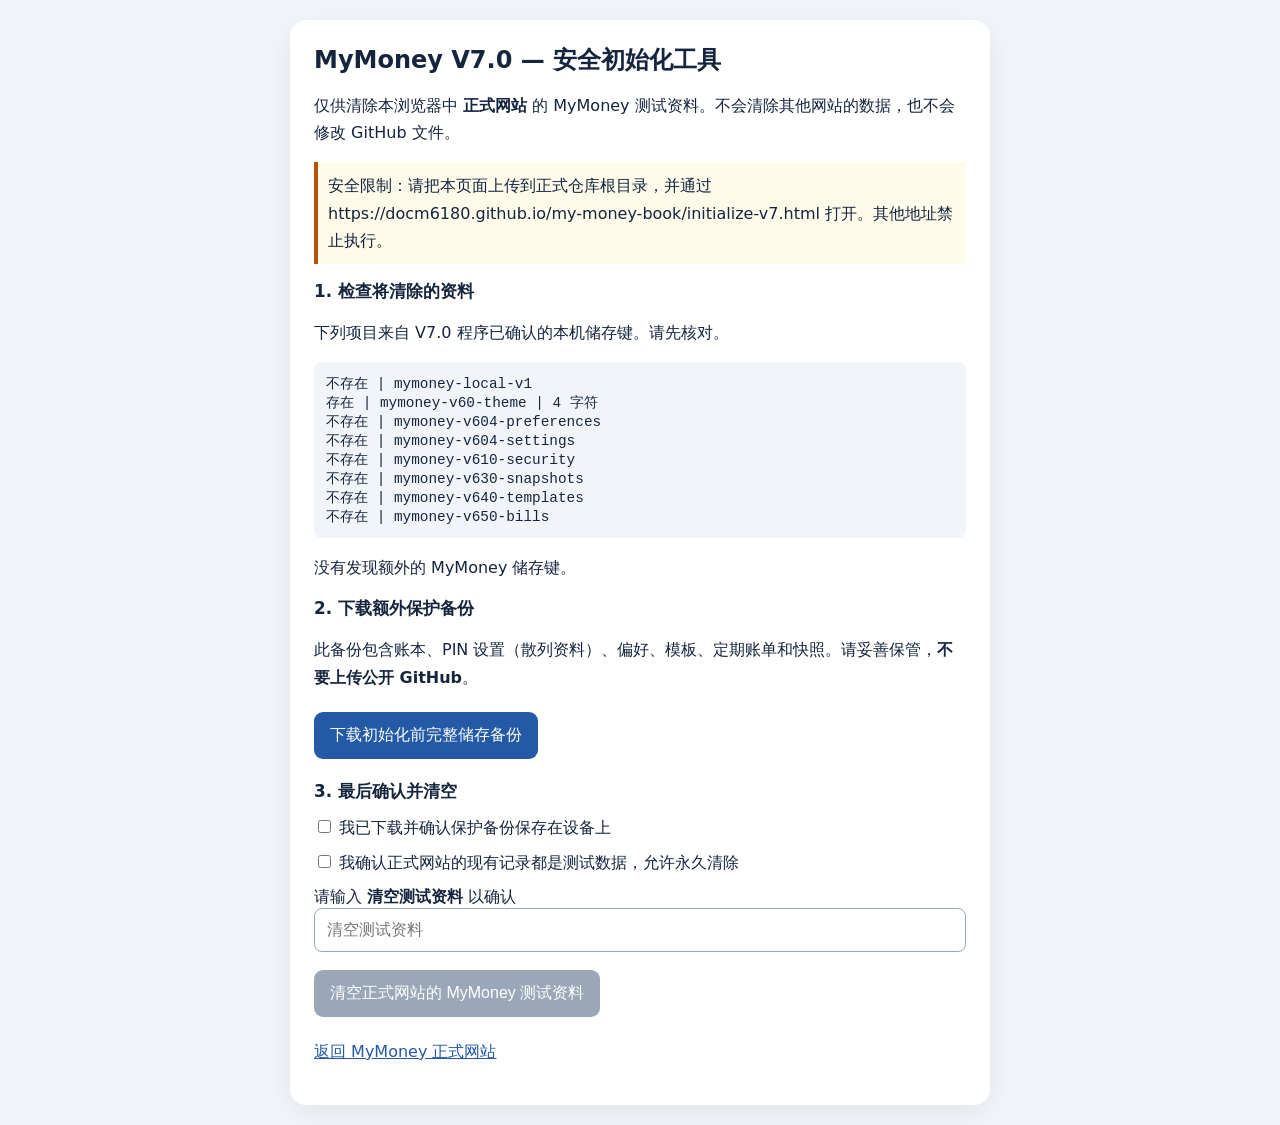
<file: initialize-v7.html>
<!doctype html><html lang="zh-CN"><head><meta charset="utf-8"><meta name="viewport" content="width=device-width,initial-scale=1"><title>MyMoney V7.0 安全初始化</title><style>*{box-sizing:border-box}body{font-family:system-ui,-apple-system,'Microsoft YaHei',sans-serif;background:#f1f5f9;color:#15253d;margin:0;padding:20px}main{max-width:700px;margin:auto;background:#fff;border-radius:16px;padding:24px;box-shadow:0 8px 28px #0001}h1{font-size:1.5rem;margin:0 0 12px}h2{font-size:1.05rem}p,li{line-height:1.7}button{padding:13px 16px;border:0;border-radius:9px;background:#2459a6;color:white;font-size:1rem;cursor:pointer;margin:5px 5px 5px 0}button:disabled{background:#9aa7b8;cursor:not-allowed}.danger{background:#b42318}pre{white-space:pre-wrap;word-break:break-word;background:#f1f5f9;padding:12px;border-radius:8px;font-size:.9rem}label{display:block;margin:13px 0}input[type=text]{width:100%;padding:12px;border:1px solid #9aa7b8;border-radius:8px;font-size:1rem}.note{border-left:4px solid #b45309;padding:10px;background:#fffbeb}.good{border-left:4px solid #15803d;padding:10px;background:#f0fdf4}a{color:#2459a6}</style></head><body><main><h1>MyMoney V7.0 — 安全初始化工具</h1><p>仅供清除本浏览器中 <strong>正式网站</strong> 的 MyMoney 测试资料。不会清除其他网站的数据，也不会修改 GitHub 文件。</p><p class="note" id="site"></p><h2>1. 检查将清除的资料</h2><p>下列项目来自 V7.0 程序已确认的本机储存键。请先核对。</p><pre id="inventory">正在检查…</pre><p id="unexpected"></p><h2>2. 下载额外保护备份</h2><p>此备份包含账本、PIN 设置（散列资料）、偏好、模板、定期账单和快照。请妥善保管，<strong>不要上传公开 GitHub</strong>。</p><button id="backup">下载初始化前完整储存备份</button><p id="backupMsg"></p><h2>3. 最后确认并清空</h2><label><input type="checkbox" id="confirmBackup"> 我已下载并确认保护备份保存在设备上</label><label><input type="checkbox" id="confirmData"> 我确认正式网站的现有记录都是测试数据，允许永久清除</label><label>请输入 <strong>清空测试资料</strong> 以确认<input id="phrase" type="text" autocomplete="off" placeholder="清空测试资料"></label><button class="danger" id="reset" disabled>清空正式网站的 MyMoney 测试资料</button><p id="status" aria-live="polite"></p><p><a href="./index.html">返回 MyMoney 正式网站</a></p></main><script>
(()=>{'use strict';
const keys=['mymoney-local-v1','mymoney-v60-theme','mymoney-v604-preferences','mymoney-v604-settings','mymoney-v610-security','mymoney-v630-snapshots','mymoney-v640-templates','mymoney-v650-bills'];
const $=id=>document.getElementById(id);let downloaded=false,completed=false;
const validHost=location.protocol==='https:'&&location.hostname.toLowerCase()==='docm6180.github.io'&&location.pathname==='/my-money-book/initialize-v7.html';
$('site').textContent=validHost?'当前地址：'+location.origin+location.pathname+'。只会处理此正式网站的储存空间。':'安全限制：请把本页面上传到正式仓库根目录，并通过 https://docm6180.github.io/my-money-book/initialize-v7.html 打开。其他地址禁止执行。';
function list(){return keys.map(k=>({key:k,present:localStorage.getItem(k)!==null,bytes:(localStorage.getItem(k)||'').length}));}
function update(){try{const items=list();$('inventory').textContent=items.map(x=>(x.present?'存在':'不存在')+' | '+x.key+(x.present?' | '+x.bytes+' 字符':'' )).join('\n');const other=Object.keys(localStorage).filter(k=>k.startsWith('mymoney-')&&!keys.includes(k));$('unexpected').textContent=other.length?'注意：发现未识别的 MyMoney 储存项目：'+other.join('、')+'。为防止误删，本工具不会清除这些项目。':'没有发现额外的 MyMoney 储存键。';}catch(e){$('inventory').textContent='无法读取本地储存：'+e.message;}}
function enabled(){return validHost&&downloaded&&!completed&&$('confirmBackup').checked&&$('confirmData').checked&&$('phrase').value.trim()==='清空测试资料'}
function sync(){$('reset').disabled=!enabled()}
for(const id of ['confirmBackup','confirmData','phrase'])$(id).addEventListener('input',sync);
$('backup').addEventListener('click',()=>{if(!validHost)return;try{const entries={};for(const k of keys)entries[k]=localStorage.getItem(k);const pack={format:'MyMoney-PreInitialization-Storage-Backup',version:1,origin:location.origin,path:'/my-money-book/',exportedAt:new Date().toISOString(),entries};const blob=new Blob([JSON.stringify(pack,null,2)],{type:'application/json'});const url=URL.createObjectURL(blob),a=document.createElement('a');a.href=url;a.download='MyMoney_V7_Before_Initialize_'+new Date().toISOString().replace(/[:.]/g,'-')+'.json';document.body.append(a);a.click();a.remove();setTimeout(()=>URL.revokeObjectURL(url),60000);downloaded=true;$('backupMsg').textContent='已请求浏览器下载保护备份。请检查下载文件确实存在，再勾选确认。';sync()}catch(e){$('backupMsg').textContent='无法生成备份，禁止清空：'+e.message}});
$('reset').addEventListener('click',()=>{if(!enabled())return;if(!confirm('最后确认：这将永久清除正式网站上的账本、PIN、模板、账单、快照及设置。测试网站不受影响。是否继续？'))return;try{const original=Object.fromEntries(keys.map(k=>[k,localStorage.getItem(k)]));const failures=[];for(const k of keys){try{localStorage.removeItem(k);if(localStorage.getItem(k)!==null)failures.push(k)}catch(e){failures.push(k)}}if(failures.length){for(const [k,v] of Object.entries(original)){try{if(v===null)localStorage.removeItem(k);else localStorage.setItem(k,v)}catch(e){}}$('status').className='note';$('status').textContent='部分储存项目清除失败，已尝试恢复原值。请勿开始正式记账，先检查备份。失败项目：'+failures.join('、');return}completed=true;$('status').className='good';$('status').textContent='已验证所有已知 MyMoney 测试资料储存键均不存在。请关闭其他 MyMoney 标签页，然后返回正式网站重新进行首次设置。';$('backup').disabled=true;sync();update()}catch(e){$('status').textContent='清除未完成：'+e.message}});
update();sync();})();
</script></body></html>
</file>
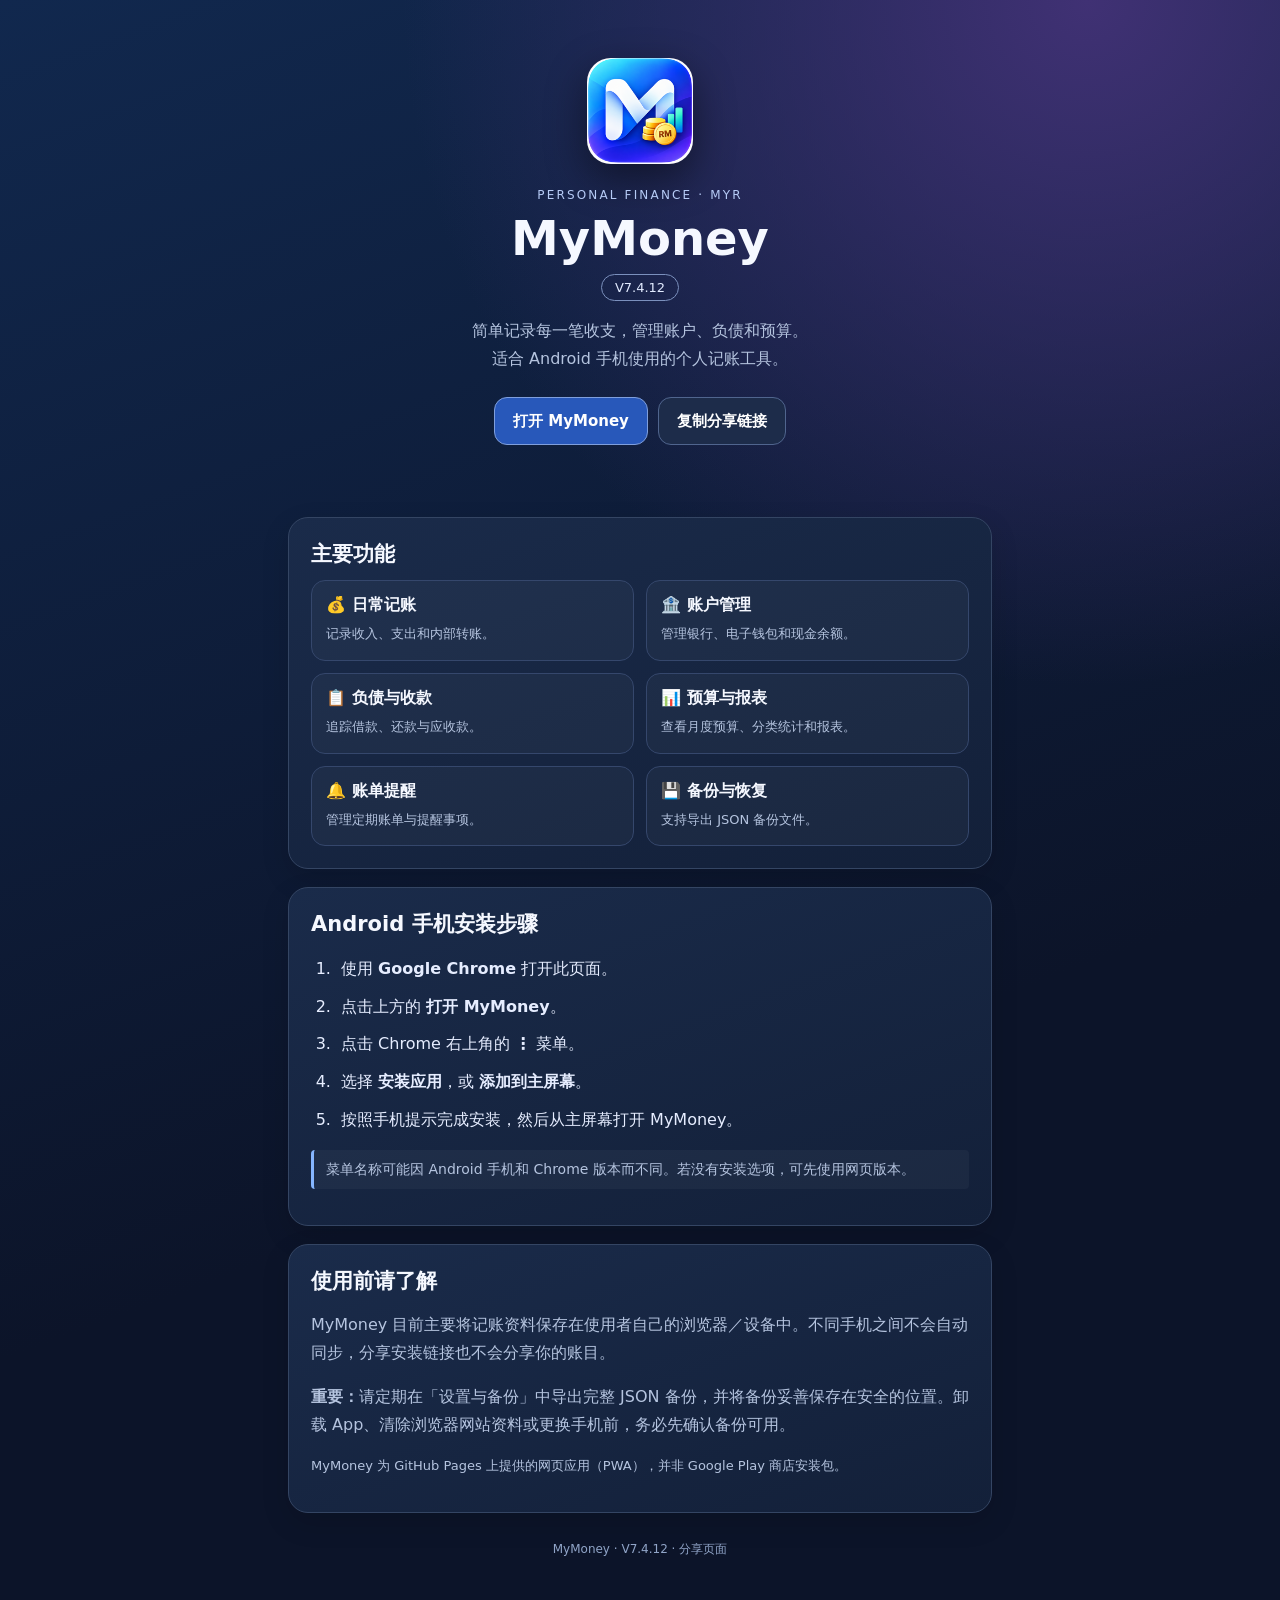
<file: install.html>
<!doctype html>
<html lang="zh-CN">
<head>
<meta charset="utf-8">
<meta name="viewport" content="width=device-width,initial-scale=1,viewport-fit=cover">
<meta name="theme-color" content="#17284c">
<meta name="description" content="MyMoney 个人记账应用安装介绍：Android 手机安装指南与资料备份提醒。">
<title>安装 MyMoney V7.4.12</title>
<style>
:root{color-scheme:dark;--bg:#0c1429;--panel:#162440;--text:#f5f8ff;--muted:#b5c4df;--line:#344563;--accent:#6ba8ff}*{box-sizing:border-box}body{margin:0;font-family:system-ui,-apple-system,"Segoe UI","Noto Sans SC",sans-serif;background:radial-gradient(circle at 85% 0%,#403174 0,transparent 35%),linear-gradient(160deg,#11284e,var(--bg) 65%);color:var(--text);min-height:100vh}main{max-width:740px;margin:auto;padding:28px 18px 70px}.hero{text-align:center;padding:30px 8px 22px}.logo{width:106px;height:106px;border-radius:24px;box-shadow:0 14px 40px #0007}.eyebrow{font-size:12px;letter-spacing:.18em;color:#b6cbf6;margin-top:20px}h1{font-size:clamp(32px,8vw,48px);margin:8px 0}p{line-height:1.75;color:var(--muted)}.version{display:inline-block;border:1px solid #7b90bd;border-radius:999px;padding:5px 13px;font-size:13px;color:#e2ebff}.actions{display:flex;flex-wrap:wrap;gap:10px;justify-content:center;margin-top:24px}.btn{display:inline-flex;justify-content:center;align-items:center;border-radius:13px;padding:13px 18px;font-size:15px;font-weight:700;text-decoration:none;cursor:pointer;border:1px solid #7f9fdd;color:white;background:#2858ba;min-height:48px}.btn.secondary{background:#1d2c4a;border-color:#50658e}.panel{background:linear-gradient(160deg,#1a2b4a,#132039);border:1px solid var(--line);border-radius:20px;padding:22px;margin-top:18px;box-shadow:0 10px 28px #0002}h2{font-size:21px;margin:0 0 12px}h3{font-size:16px;margin:0 0 7px}.features{display:grid;grid-template-columns:repeat(2,minmax(0,1fr));gap:12px}.feature{border:1px solid #35476c;border-radius:14px;padding:14px;background:#ffffff08}.feature p{font-size:13px;margin:0}.steps{padding-left:25px;line-height:1.85}.steps li{padding-left:5px;margin:8px 0;color:#e6edff}.note{border-left:3px solid #86b6ff;padding:7px 12px;background:#ffffff09;border-radius:4px;font-size:14px}.muted{font-size:13px}footer{text-align:center;margin-top:28px;color:#91a5c8;font-size:12px}a{color:#9dc4ff}#toast{min-height:22px;text-align:center;color:#bdeacb;font-size:14px;margin-top:10px}@media(max-width:420px){.features{grid-template-columns:1fr}.actions{flex-direction:column}.btn{width:100%}.panel{padding:18px}}
</style>
</head>
<body>
<main>
<section class="hero">
<img class="logo" src="./mymoney-icon-192.png" alt="MyMoney 应用图标" width="106" height="106">
<div class="eyebrow">PERSONAL FINANCE · MYR</div>
<h1>MyMoney</h1>
<span class="version">V7.4.12</span>
<p>简单记录每一笔收支，管理账户、负债和预算。<br>适合 Android 手机使用的个人记账工具。</p>
<div class="actions">
<a class="btn" href="./index.html">打开 MyMoney</a>
<button class="btn secondary" id="copy" type="button">复制分享链接</button>
</div>
<div id="toast" role="status" aria-live="polite"></div>
</section>
<section class="panel"><h2>主要功能</h2><div class="features">
<div class="feature"><h3>💰 日常记账</h3><p>记录收入、支出和内部转账。</p></div>
<div class="feature"><h3>🏦 账户管理</h3><p>管理银行、电子钱包和现金余额。</p></div>
<div class="feature"><h3>📋 负债与收款</h3><p>追踪借款、还款与应收款。</p></div>
<div class="feature"><h3>📊 预算与报表</h3><p>查看月度预算、分类统计和报表。</p></div>
<div class="feature"><h3>🔔 账单提醒</h3><p>管理定期账单与提醒事项。</p></div>
<div class="feature"><h3>💾 备份与恢复</h3><p>支持导出 JSON 备份文件。</p></div>
</div></section>
<section class="panel"><h2>Android 手机安装步骤</h2>
<ol class="steps"><li>使用 <strong>Google Chrome</strong> 打开此页面。</li><li>点击上方的 <strong>打开 MyMoney</strong>。</li><li>点击 Chrome 右上角的 <strong>⋮</strong> 菜单。</li><li>选择 <strong>安装应用</strong>，或 <strong>添加到主屏幕</strong>。</li><li>按照手机提示完成安装，然后从主屏幕打开 MyMoney。</li></ol>
<p class="note">菜单名称可能因 Android 手机和 Chrome 版本而不同。若没有安装选项，可先使用网页版本。</p></section>
<section class="panel"><h2>使用前请了解</h2>
<p>MyMoney 目前主要将记账资料保存在使用者自己的浏览器／设备中。不同手机之间不会自动同步，分享安装链接也不会分享你的账目。</p>
<p><strong>重要：</strong>请定期在「设置与备份」中导出完整 JSON 备份，并将备份妥善保存在安全的位置。卸载 App、清除浏览器网站资料或更换手机前，务必先确认备份可用。</p>
<p class="muted">MyMoney 为 GitHub Pages 上提供的网页应用（PWA），并非 Google Play 商店安装包。</p>
</section>
<footer>MyMoney · V7.4.12 · 分享页面</footer>
</main>
<script>
(function(){const button=document.getElementById('copy'),toast=document.getElementById('toast');button.addEventListener('click',async()=>{const url=new URL('./install.html',location.href).href;try{await navigator.clipboard.writeText(url);toast.textContent='已复制分享链接';}catch(e){toast.textContent='无法自动复制，请复制浏览器地址栏中的网址。';}})})();
</script>
</body></html>
</file>
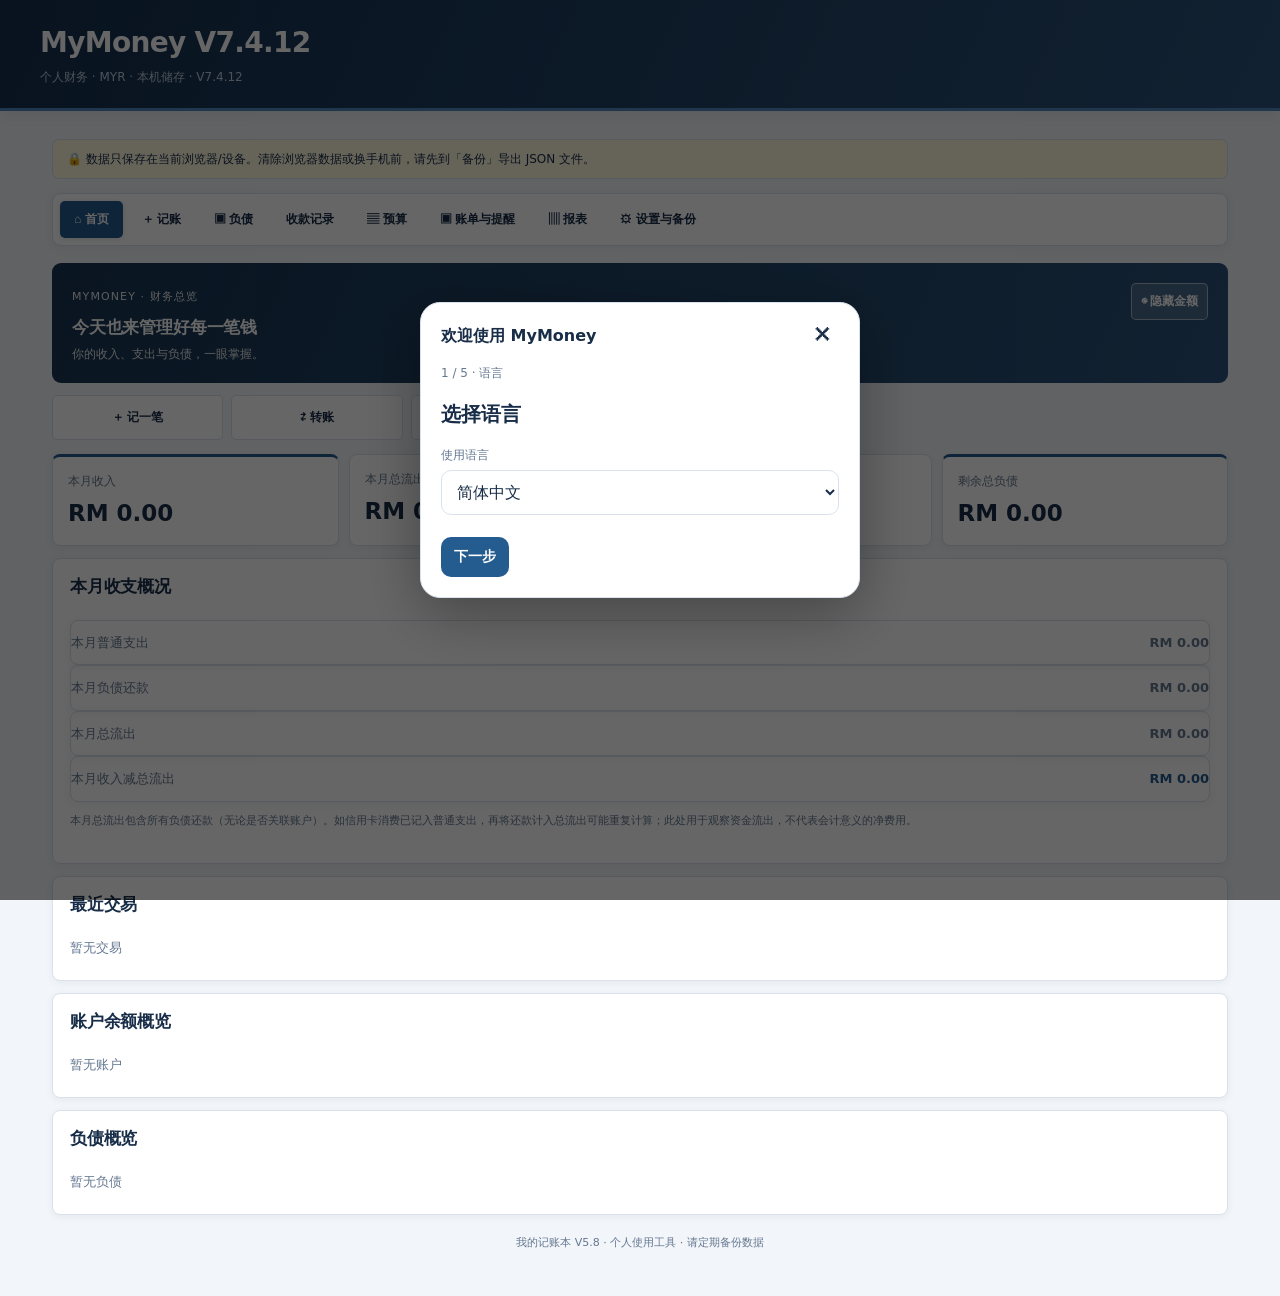
<file: upgrade-v5.html>
<!doctype html>
<html lang="zh-CN">
<head>
<meta charset="utf-8"><meta name="viewport" content="width=device-width, initial-scale=1, viewport-fit=cover"><meta name="theme-color" content="#176b57"><meta name="description" content="个人记账与负债管理，本机保存数据"><link rel="manifest" href="manifest.json"><title>MyMoney NEXT V7.4.12</title>
<style>
:root{--green:#176b57;--bg:#f3f6f5;--card:#fff;--text:#182522;--muted:#64736e;--line:#e1e9e5;--red:#bd3d3d;--blue:#275d9c}*{box-sizing:border-box}body{margin:0;background:var(--bg);color:var(--text);font-family:system-ui,-apple-system,"Segoe UI",sans-serif}header{background:var(--green);color:white;padding:20px 16px 16px;position:sticky;top:0;z-index:5}header h1{font-size:22px;margin:0 0 4px}header p{font-size:12px;margin:0;opacity:.85}.wrap{max-width:760px;margin:auto;padding:14px 12px 40px}.tabs{display:flex;gap:7px;overflow:auto;margin-bottom:13px}.tabs button{white-space:nowrap;border:1px solid var(--line);background:white;color:var(--text);padding:10px 13px;border-radius:12px;font-size:14px}.tabs button.active{background:var(--green);color:white;border-color:var(--green)}.panel{display:none}.panel.active{display:block}.cards{display:grid;grid-template-columns:repeat(2,minmax(0,1fr));gap:9px;margin-bottom:12px}.metric,.box{background:var(--card);border:1px solid var(--line);border-radius:15px;padding:14px}.metric span{font-size:12px;color:var(--muted);display:block}.metric strong{font-size:20px;display:block;margin-top:6px;overflow-wrap:anywhere}.box{margin-bottom:12px}.box h2{font-size:16px;margin:0 0 12px}.grid{display:grid;grid-template-columns:repeat(2,minmax(0,1fr));gap:10px}label{font-size:12px;color:var(--muted);display:block;margin-bottom:5px}input,select,textarea{font:inherit;width:100%;border:1px solid #cfdcd5;background:#fff;border-radius:10px;padding:11px;color:var(--text);min-width:0}textarea{min-height:66px;resize:vertical}.field{margin-bottom:10px}.full{grid-column:1/-1}.btn{border:0;border-radius:10px;padding:11px 13px;background:var(--green);color:white;font-weight:600;font-size:14px;cursor:pointer}.btn.secondary{background:#e6efeb;color:var(--green)}.btn.danger{background:#fff0f0;color:var(--red)}.btn.small{padding:7px 9px;font-size:12px}.actions{display:flex;gap:8px;flex-wrap:wrap}.item{border-top:1px solid var(--line);padding:12px 0;display:flex;justify-content:space-between;gap:10px;align-items:flex-start}.item:first-child{border-top:0}.item .name{font-weight:650;font-size:14px}.sub{color:var(--muted);font-size:12px;margin-top:4px;line-height:1.5}.amount{font-weight:700;white-space:nowrap;text-align:right}.income{color:var(--green)}.expense{color:var(--red)}.empty{color:var(--muted);font-size:13px;padding:8px 0}.hint{font-size:12px;color:var(--muted);line-height:1.6}.notice{background:#fff8df;border:1px solid #f1df9d;border-radius:12px;padding:11px;font-size:12px;line-height:1.5;margin-bottom:12px}.hidden{display:none!important}.month-row{display:flex;gap:10px;align-items:end;margin-bottom:12px}.month-row .field{flex:1;margin:0}.pill{display:inline-block;border-radius:30px;padding:3px 8px;background:#e6efeb;color:var(--green);font-size:11px}.debt-balance{font-size:18px;font-weight:750;margin:5px 0}.progress{height:6px;border-radius:9px;background:#e8eeeb;overflow:hidden;margin:9px 0}.progress span{height:100%;display:block;background:var(--green)}footer{text-align:center;color:var(--muted);font-size:11px;padding:8px}
@media(min-width:600px){.cards{grid-template-columns:repeat(4,minmax(0,1fr))}.metric strong{font-size:22px}}

.calendar{display:grid;grid-template-columns:repeat(7,minmax(0,1fr));gap:5px}.calendar-day{border:1px solid var(--line);border-radius:9px;min-height:65px;padding:5px 2px;background:#fff;text-align:center;font-size:12px;cursor:pointer;color:var(--text)}.calendar-day b{display:block}.calendar-day small{display:block;font-size:9px;overflow-wrap:anywhere}.calendar-day.red{background:#ffe5e4;color:#a42c30}.calendar-day.green{background:#dcf5e7;color:#176b57}.calendar-day.selected{outline:2px solid var(--green)}.calendar-day.blank{background:transparent;border:0;cursor:default}.calendar-week{display:grid;grid-template-columns:repeat(7,minmax(0,1fr));gap:5px;font-size:11px;color:var(--muted);margin:8px 0}.calendar-week span{text-align:center;min-width:0;white-space:nowrap}.donut-layout{display:flex;align-items:center;gap:20px;flex-wrap:wrap;margin:12px 0}.donut{width:160px;height:160px;border-radius:50%;display:grid;place-items:center;flex-shrink:0}.donut-inner{width:96px;height:96px;border-radius:50%;background:white;display:grid;place-items:center;text-align:center;font-size:12px;font-weight:700}.legend{flex:1;min-width:140px}.legend-row{display:flex;justify-content:space-between;gap:8px;padding:5px 0;font-size:12px}.legend-dot{display:inline-block;width:10px;height:10px;border-radius:50%;margin-right:6px}.trend{display:flex;align-items:flex-end;gap:3px;height:145px;overflow-x:auto;padding-bottom:20px}.trend-col{flex:1;min-width:7px;background:#e5a09c;border-radius:3px 3px 0 0;position:relative}.trend-col:nth-child(2n){background:#c85a53}.trend-col span{position:absolute;bottom:-18px;left:0;font-size:9px;color:var(--muted)}.emoji-picker,.brand-picker{display:grid;grid-template-columns:repeat(5,minmax(0,1fr));gap:7px;margin:10px 0}.icon-option{border:1px solid var(--line);border-radius:12px;background:white;padding:8px 3px;min-height:62px;display:flex;flex-direction:column;align-items:center;justify-content:center;gap:4px;font-size:11px;overflow-wrap:anywhere;cursor:pointer}.icon-option.active{outline:2px solid var(--green)}.icon-option img{width:42px;height:42px;object-fit:contain;border-radius:9px}.icon-option .symbol{font-size:27px}.icon-controls{display:flex;gap:7px;flex-wrap:wrap;align-items:center}.account-icon{display:inline-flex;vertical-align:middle;align-items:center;justify-content:center;width:30px;height:30px;margin-right:5px}.account-icon img{width:30px;height:30px;object-fit:contain;border-radius:7px}details summary{cursor:pointer;padding:6px 0}#customCategories .item{align-items:center}@media(max-width:420px){.calendar-day{min-height:58px;font-size:11px}.calendar-day small{font-size:8px}.emoji-picker,.brand-picker{grid-template-columns:repeat(4,minmax(0,1fr))}}
/* V5.7: debt brand picker uses the same responsive grid as account brand picker. */
#debtBrandPicker:not(.hidden){display:grid;grid-template-columns:repeat(5,minmax(0,1fr));gap:7px;margin:10px 0;}
#debtBrandPicker .icon-option{width:100%;min-width:0;}
@media(max-width:420px){#debtBrandPicker:not(.hidden){grid-template-columns:repeat(4,minmax(0,1fr));}}
/* V5.2: 修复账户区块结构，使其仅属于记账与账户分页。 */
#debts #accountsEmbedded, #debts #accountForm, #debts #accountTotals,
#debts #accountList, #debts #transferList, #debts #transferForm,
#debts [id="accountIconPicker"] {display:none!important}

/* V5.8 debt calculator */
.v58-panel{border:1px solid #dce8e1;background:#f8fbf9;border-radius:12px;padding:12px;margin:10px 0}.v58-panel h3{margin:0 0 10px;font-size:15px}.v58-table-wrap{overflow-x:auto;max-height:350px;overflow-y:auto}.v58-table{width:100%;border-collapse:collapse;font-size:12px;white-space:nowrap}.v58-table th,.v58-table td{padding:8px 6px;border-bottom:1px solid #e1e9e5;text-align:right}.v58-table th:first-child,.v58-table td:first-child{text-align:left}.v58-muted{font-size:12px;color:var(--muted);line-height:1.6}.v58-detail{margin-top:8px}.v58-pill{font-size:11px;background:#e6efeb;border-radius:20px;padding:3px 7px;color:#176b57}
.debt-subnav{display:grid;grid-template-columns:repeat(2,minmax(0,1fr));gap:8px}.debt-subnav button{white-space:normal;min-height:48px}.debt-subbtn{font-size:13px}.debt-custom-row{display:flex;justify-content:space-between;align-items:center;gap:8px;padding:5px 0}
</style><link rel="stylesheet" href="v60.css?v=7.0.0"><script>try{if(JSON.parse(localStorage.getItem("mymoney-v610-security")||"{}").enabled)document.documentElement.classList.add("v610-locked")}catch(e){}</script><link rel="stylesheet" href="v610.css?v=7.0.0"><link rel="stylesheet" href="v720.css?v=7.2.0-release"><style>
.v73-sync-inline{display:inline-flex!important;align-items:center;justify-content:flex-start;gap:9px;cursor:pointer;max-width:100%;width:auto!important;line-height:1.5}
.v73-sync-inline input[type="checkbox"]{display:inline-block!important;position:static!important;flex:0 0 auto;width:18px!important;height:18px!important;margin:0!important;padding:0!important;min-height:0!important;appearance:auto!important;-webkit-appearance:checkbox!important;vertical-align:middle}
.v73-sync-inline span{display:inline!important;flex:0 1 auto}
.v73-history-details{margin-top:12px}
.v73-history-details summary{cursor:pointer;display:inline-flex;align-items:center;gap:7px;padding:7px 12px;border:1px solid #d9e4f2;border-radius:10px;color:#245ca6;font-weight:600;list-style:none;user-select:none}
.v73-history-details summary::-webkit-details-marker{display:none}
.v73-history-details summary::before{content:"▸";display:inline-block;transition:transform .15s ease}
.v73-history-details[open] summary::before{transform:rotate(90deg)}
.v73-history-details .v73-history-content{padding:6px 0 0}
</style>
<link rel="stylesheet" href="./v737-enterprise-all.css?v=7.3.7"></head>
<body><header><h1>我的记账本</h1><p>MYR 马币 · 本机保存 · 独立负债与利息计算</p></header><main class="wrap">
<div class="notice">🔒 数据只保存在当前浏览器/设备。清除浏览器数据或换手机前，请先到「备份」导出 JSON 文件。</div>
<nav class="tabs" aria-label="主菜单"><button class="active" data-tab="home">总览</button><button data-tab="transactions">记账与账户</button><button data-tab="debts">负债管理</button><button data-tab="receivables">收款记录</button><button data-tab="budget">预算</button><button data-tab="bills">账单与提醒</button><button data-tab="analytics">分析</button><button data-tab="backup">备份与导出</button><button data-tab="my">我的</button></nav>
<section id="home" class="panel active"><div class="v603-welcome"><div><small>MYMONEY · 财务总览</small><h2>今天也来管理好每一笔钱</h2><p>你的收入、支出与负债，一眼掌握。</p></div><button type="button" class="v603-eye" id="v603Privacy" aria-pressed="false" aria-label="隐藏或显示首页金额">◉ 隐藏金额</button></div><div class="v603-quick" aria-label="快捷操作"><button type="button" data-v603-action="transactions">＋ 记一笔</button><button type="button" data-v603-action="transfer">⇄ 转账</button><button type="button" data-v603-action="repay">▣ 记录还款</button></div><div class="cards v603-homecards"><div class="metric"><span>本月收入</span><strong id="mIncome">RM 0.00</strong></div><div class="metric"><span>本月总流出（支出＋还款）</span><strong id="mExpense">RM 0.00</strong></div><div class="metric"><span>本月收入－总流出</span><strong id="mBalance">RM 0.00</strong></div><div class="metric"><span>剩余总负债</span><strong id="debtTotal">RM 0.00</strong></div></div><div class="box"><h2>本月收支概况</h2><div id="monthSummary" class="empty">暂无本月记录</div></div><div class="box"><h2>最近交易</h2><div id="recentList" class="empty">暂无交易</div></div><div class="box"><h2>账户余额概览</h2><div id="homeAccounts" class="empty">暂无账户</div></div><div class="box"><h2>负债概览</h2><div id="homeDebts" class="empty">暂无负债</div></div></section>
<section id="bills" class="panel" aria-label="账单与提醒"></section><section id="budget" class="panel" aria-label="每月预算"></section><section id="transactions" class="panel"><div class="box"><h2>新增记录</h2><div class="field"><label for="entryMode">类型</label><select id="entryMode"><option value="expense">支出</option><option value="income">收入</option><option value="transfer">内部转账</option></select></div><p class="hint">转账只移动账户余额，不计入收入或支出。</p></div><div id="transferEntryWrap" class="box hidden"><h2>新增内部转账</h2><form id="transferForm"><div class="grid">
<div class="field"><label for="transferFrom">转出账户</label><select id="transferFrom" required></select></div>
<div class="field"><label for="transferTo">转入账户</label><select id="transferTo" required></select></div>
<div class="field"><label for="transferAmount">金额（RM）</label><input id="transferAmount" type="number" min="0.01" step="0.01" required></div>
<div class="field"><label for="transferDate">转账日期</label><input id="transferDate" type="date" required></div>
<div class="field full"><label for="transferNote">备注（可选）</label><input id="transferNote" placeholder="例如：Maybank 转入 TNG"></div></div>
<button class="btn" type="submit">保存转账</button><p class="hint">转账仅在账户之间移动余额，不计入收入或支出。手续费请另外记为支出并选择付款账户。</p></form></div>
<div class="box"><details id="categoryDetails"><summary><strong>🎨 自定义收支类别与图标</strong></summary><p class="hint">原有类别继续保留。你可以新增自己的收入／支出类别并选择图标，删除类别不会删除旧交易。</p><div class="grid"><div class="field"><label>类别类型</label><select id="catType"><option value="expense">支出</option><option value="income">收入</option></select></div><div class="field"><label>类别名称</label><input id="catName" placeholder="例如：停车费"></div></div><div class="field"><label>选择图标</label><div id="catIconPicker" class="emoji-picker"></div><div class="actions" style="margin-top:10px"><button type="button" class="btn secondary small" id="catBrandToggle">选择品牌图标（银行／电子钱包／购物等）</button><button type="button" class="btn secondary small" id="catUploadButton">上传自己的图标</button><button type="button" class="btn secondary small" id="catIconReset">恢复默认图标</button></div><input id="catIconFile" type="file" accept="image/png,image/jpeg,image/webp" class="hidden"><div id="catBrandPicker" class="emoji-picker hidden" style="margin-top:10px"></div><div id="catIconPreview" class="hint" style="margin-top:10px">当前图标：🛒</div></div><button type="button" class="btn" id="catSave">新增类别</button><div id="customCategories"></div></details></div><div id="txEntryWrap" class="box"><h2 id="txFormTitle">新增收支记录</h2><form id="txForm"><input type="hidden" id="txId"><div class="grid"><div class="field"><label for="txType">类型</label><select id="txType"><option value="expense">支出</option><option value="income">收入</option></select></div><div class="field"><label for="txDate">日期</label><input id="txDate" type="date" required></div><div class="field"><label for="txAmount">金额（RM）</label><input id="txAmount" type="number" min="0.01" step="0.01" placeholder="0.00" required></div><div class="field"><label for="txCategory">类别</label><select id="txCategory"><option>餐饮</option><option>交通</option><option>购物</option><option>房租/房贷</option><option>水电网费</option><option>医疗</option><option>薪水</option><option>奖金</option><option>生意收入</option><option>家庭</option><option>其他</option></select></div><div class="field"><label for="txAccount">关联账户（可选）</label><select id="txAccount"><option value="">不关联账户（旧版模式）</option></select></div><div class="field"><label for="txPayment">付款方式</label><select id="txPayment"><option>现金</option><option>银行卡</option><option>信用卡</option><option>银行转账</option><option>电子钱包</option><option>其他</option></select></div><div class="field"><label for="txNote">备注（可选）</label><input id="txNote" placeholder="例如：午餐"></div></div><div class="actions"><button class="btn" type="submit">保存记录</button><button class="btn secondary hidden" id="txCancel" type="button">取消编辑</button></div></form></div><div class="box"><h2>交易记录</h2><div class="grid"><div class="field"><label for="txFilterMonth">月份筛选</label><input type="month" id="txFilterMonth"></div><div class="field"><label for="txFilterType">类型筛选</label><select id="txFilterType"><option value="all">全部</option><option value="income">收入</option><option value="expense">支出</option></select></div></div><div id="txList" class="empty">暂无交易</div></div>
<div id="accountsEmbedded"><div class="box"><h2>账户管理与余额</h2><p class="hint">在这里新增银行、现金及电子钱包账户。每笔收入、支出或转账都可选择对应账户。</p></div>
<div class="box"><h2>新增 / 编辑账户</h2><form id="accountForm"><input type="hidden" id="accountId"><div class="grid">
<div class="field"><label for="accountName">账户名称</label><input id="accountName" required placeholder="例如：Maybank 储蓄账户"></div>
<div class="field"><label for="accountType">账户类别</label><select id="accountType"><option>银行</option><option>电子钱包</option><option>现金</option><option>其他</option></select></div>
<div class="field"><label for="accountOpening">启用时余额（RM）</label><input id="accountOpening" type="number" step="0.01" min="0" value="0" required></div>
<div class="field full"><label>账户图标</label><div class="icon-controls"><button class="btn secondary small" type="button" id="chooseBrand">选择图标</button><button class="btn secondary small" type="button" id="uploadIcon">上传自己的图标</button><button class="btn secondary small" type="button" id="resetIcon">使用默认图标</button><span id="selectedAccountIcon">🏦 默认图标</span></div><input id="iconFile" type="file" accept="image/png,image/jpeg,image/webp" class="hidden"><input id="accountIcon" type="hidden"><div id="brandPicker" class="brand-picker hidden"></div></div><div class="field"><label for="accountNote">备注</label><input id="accountNote" placeholder="可选"></div></div>
<p class="hint">首次建立账户时填当前实际余额。以前的收支记录不会自动归属到新账户，避免重复计算。日后可在收支记录中选择账户。</p>
<div class="actions"><button class="btn" type="submit">保存账户</button><button class="btn secondary hidden" type="button" id="accountCancel">取消编辑</button></div></form></div>
<div class="box"><h2>账户余额</h2><div id="accountTotals"></div><div id="accountList" class="empty">暂无账户</div></div>
<div class="box"><h2>转账记录</h2><div id="transferList" class="empty">暂无转账</div></div>
</div></section><section id="debts" class="panel"><div class="box"><h2>负债管理</h2><div class="actions debt-subnav"><button type="button" class="btn debt-subbtn" data-debt-view="create">新增负债 / 负债清单</button><button type="button" class="btn secondary debt-subbtn" data-debt-view="repay">新增还款记录 / 详细还款</button></div></div><div id="debtCreateView"><div class="box"><h2 id="debtFormTitle">新增负债</h2><form id="debtForm"><input type="hidden" id="debtId"><div class="grid"><div class="field"><label for="debtName">负债名称</label><input id="debtName" placeholder="例如：Maybank 信用卡" required></div><div class="field"><label for="debtType">负债类别</label><select id="debtType"><option>信用卡</option><option>个人借款</option><option>个人贷款</option><option>汽车贷款</option><option>房屋贷款</option><option>其他</option></select><div class="actions" style="margin-top:8px"><button type="button" class="btn secondary small" id="debtCategoryToggle">＋ 新增类别</button></div><div id="debtCategoryEditor" class="hidden" style="margin-top:8px"><input id="debtCategoryName" maxlength="40" placeholder="输入新类别，例如：装修贷款"><div class="actions" style="margin-top:8px"><button type="button" class="btn small" id="debtCategoryAdd">保存新类别</button><button type="button" class="btn secondary small" id="debtCategoryCancel">取消</button></div></div><div id="debtCategoryCustomList" class="v58-muted" style="margin-top:8px"></div></div><div class="field"><label for="debtOriginal">原始欠款（RM）</label><input id="debtOriginal" type="number" min="0.01" step="0.01" required placeholder="0.00"></div><div class="field"><label for="debtDate">记录日期</label><input id="debtDate" type="date" required></div><div class="field full"><label>负债银行／平台图标（可选）</label><input type="hidden" id="debtIcon"><div class="actions"><button type="button" class="btn secondary small" id="chooseDebtBrand">选择图标</button><button type="button" class="btn secondary small" id="uploadDebtIcon">上传自己的图标</button><button type="button" class="btn secondary small" id="resetDebtIcon">使用默认图标</button><span id="selectedDebtIcon" class="selected-icon"></span></div><input id="debtIconFile" type="file" accept="image/png,image/jpeg,image/webp" class="hidden"><div id="debtBrandPicker" class="icon-grid hidden" style="margin-top:10px"></div><p class="hint">银行、信用卡、车贷、房贷等都可选择图标；不会改变欠款或还款计算。</p></div><div class="field full v58-panel"><h3>V5.8 · 独立负债计算设置</h3><div class="grid"><div class="field full"><label for="debtInterestMode">计算方式</label><select id="debtInterestMode"><option value="none">无利息</option><option value="reducing">递减余额利息（按月估算）</option><option value="flat">固定利息（Flat Rate）</option><option value="credit">信用卡按月计息（估算）</option></select></div><div class="field"><label for="debtRate">年利率（%）</label><input id="debtRate" type="number" min="0" max="100" step="0.001" value="0"></div><div class="field"><label for="debtTerm">贷款总期数（月）</label><input id="debtTerm" type="number" min="1" max="1200" step="1" placeholder="例如 60"></div><div class="field"><label for="debtMonthly">计划每月还款（RM）</label><input id="debtMonthly" type="number" min="0" step="0.01" placeholder="例如 1000"></div><div class="field"><label for="debtStart">预计首期还款日</label><input id="debtStart" type="date"></div></div><p class="v58-muted">固定利息需填写总期数；递减余额及信用卡采用年利率 ÷ 12 的月度估算，可能与银行按日计息、费用和账单不同。旧负债默认无利息。</p></div><div class="field full"><label for="debtNote">备注（可选）</label><input id="debtNote" placeholder="例如：每月还款日"></div></div><div class="actions"><button class="btn" type="submit">保存负债</button><button class="btn secondary hidden" id="debtCancel" type="button">取消编辑</button></div><p class="hint">V5.8：每笔负债可选择独立计息方式。旧记录默认无利息；实际还款会从选定账户扣除，不重复生成普通支出。</p></form></div><div class="box"><h2>负债清单</h2><div id="debtList" class="empty">暂无负债</div></div></div><div id="debtRepayView" class="hidden"><div class="box"><h2>独立还款计划与详细明细</h2><p class="hint">点击负债清单中的「还款计划」查看该笔贷款的预计逐期明细。预计计划不会自动扣款。</p><div id="v58Plan" class="empty">请选择一笔负债查看</div></div><div class="box"><h2>新增还款记录</h2><form id="paymentForm"><div class="grid"><div class="field full"><label for="payDebt">选择负债</label><select id="payDebt" required><option value="">请先新增负债</option></select></div><div class="field"><label for="payDate">还款日期</label><input id="payDate" type="date" required></div><div class="field"><label for="payAmount">还款金额（RM）</label><input id="payAmount" type="number" min="0.01" step="0.01" required placeholder="0.00"></div><div class="field"><label for="payInterest">本次利息（RM）</label><input id="payInterest" type="number" min="0" step="0.01" placeholder="可自动估算后修改"></div><div class="field"><label for="payPrincipalPreview">本次偿还本金（RM）</label><input id="payPrincipalPreview" readonly value="0.00"></div><div class="field full"><label for="payAccount">扣款账户</label><select id="payAccount"><option value="">不关联账户（兼容旧记录）</option></select><p class="hint">选择账户后，保存还款会自动扣除该账户余额；会计入总览的本月总流出，但不会自动生成另一笔普通支出。</p></div><div class="field full"><label for="payNote">备注（可选）</label><input id="payNote" placeholder="例如：10月份月供"></div></div><button class="btn" type="submit">保存还款</button></form><div id="paymentList" class="empty" style="margin-top:12px">暂无还款记录</div></div><div class="box"><h2>📒 每笔负债详细还款记录</h2><p class="hint">选择一笔负债，查看历次实际还款的日期、金额、本金、利息、还款后余额、付款账户和备注。历史记录只供查看，不会重复扣款。</p><div class="field"><label for="v58HistoryDebt">查看哪笔负债</label><select id="v58HistoryDebt"><option value="">请选择负债</option></select></div><div id="v58History" class="empty">请选择一笔负债查看详细还款记录</div></div></div></section>
<section id="receivables" class="panel"><div class="box"><h2>收款总览</h2><p class="hint">记录别人欠你的钱及分次收款。收款可自行选择是否同步增加银行或现金余额；不会算作普通收入。</p><div class="cards" id="v73Summary"></div></div><div class="box"><h2>新增欠款人 / 欠款记录</h2><form id="v73DebtForm"><div class="grid"><div class="field"><label>欠款人姓名</label><input id="v73Name" required maxlength="80"></div><div class="field"><label>欠款金额 (RM)</label><input id="v73Amount" type="number" step="0.01" min="0.01" required></div><div class="field"><label>借款日期</label><input id="v73Date" type="date" required></div><div class="field"><label>约定还款日期（可选）</label><input id="v73Due" type="date"></div><div class="field full"><label>备注</label><input id="v73Note" maxlength="250"></div></div><button class="btn" type="submit">保存欠款记录</button></form></div><div class="box"><h2>记录收款</h2><form id="v73PaymentForm"><div class="grid"><div class="field full"><label>选择欠款记录</label><select id="v73Choose" required></select></div><div class="field"><label>收款金额 (RM)</label><input id="v73Paid" type="number" step="0.01" min="0.01" required></div><div class="field"><label>收款日期</label><input id="v73PaidDate" type="date" required></div><div class="field full"><label class="v73-sync-inline" for="v73Sync"><input id="v73Sync" type="checkbox"><span>同步增加银行或现金账户余额（可选）</span></label></div><div class="field full" id="v73AccountWrap" hidden><label>选择实际收款账户</label><select id="v73Account"></select></div><div class="field full"><label>备注</label><input id="v73PayNote" maxlength="250"></div></div><button class="btn" type="submit">保存收款</button></form></div><div class="box"><h2>欠款清单及收款历史</h2><div id="v73List"></div></div></section><section id="analytics" class="panel"><div class="box" id="v620ReportRoot"><h2 id="v620Title">年度财务报表</h2><div class="grid"><div class="field"><label id="v620YearLabel" for="v620Year">年份</label><select id="v620Year"></select></div><div class="field"><label id="v620AccountLabel" for="v620Account">账户筛选</label><select id="v620Account"></select></div></div><div class="actions"><button type="button" class="btn secondary" id="v620Csv">导出报表 CSV</button></div><p class="hint" id="v620Note"></p><div class="cards" id="v620Totals"></div><h3 id="v620TrendTitle"></h3><div id="v620Bars"></div><div id="v620TableWrap"></div><h3 id="v620CategoryTitle"></h3><div id="v620Categories"></div><h3 id="v620DebtTitle"></h3><div id="v620Debt"></div></div><div class="box"><h2>📊 收支分析</h2><div class="grid"><div class="field"><label>选择月份</label><input type="month" id="analysisMonth"></div><div class="field"><label>分析类型</label><select id="analysisMode"><option value="outflow">总流出（支出＋还款）</option><option value="expense">普通支出</option><option value="income">收入</option></select></div></div><div id="analysisTotals" class="cards"></div></div><div class="box"><h2>每日收支日历</h2><div class="calendar-week" id="analysisWeekdays"><span>周一</span><span>周二</span><span>周三</span><span>周四</span><span>周五</span><span>周六</span><span>周日</span></div><div id="analysisCalendar" class="calendar"></div><p class="hint">红色代表当日净流出，绿色代表净收入；点击日期可查看明细。</p><div id="analysisDayDetail"></div></div><div class="box"><h2>类别占比</h2><div id="analysisDonut" class="donut-layout"></div><div id="analysisCategories"></div></div><div class="box"><h2>每日趋势</h2><div id="analysisTrend" class="trend"></div></div></section><section id="backup" class="panel"><div class="box"><h2>数据备份与恢复</h2><p class="hint">JSON 文件会包含收支、负债、还款、账户和转账记录，可用于恢复完整数据。建议定期备份，并把文件保存在安全的位置。</p><div class="actions"><button class="btn" id="exportJson">下载完整备份（JSON）</button><button class="btn secondary" id="importBtn">导入备份（JSON）</button><input id="importFile" class="hidden" type="file" accept="application/json,.json"></div><p id="backupMsg" class="hint"></p></div><div class="box" hidden style="display:none" aria-hidden="true"><h2>导出交易记录</h2><p class="hint">将收支记录导出为 CSV，可用 Excel 打开。此文件只包含日常收入和支出，不包含负债还款或内部转账记录。</p><button class="btn" id="exportCsv">下载交易记录（CSV）</button></div><div class="box" id="v731CsvBox"><h2>自定义 CSV 导出（三组）</h2><p class="hint">选择需要导出的组别，每组生成一个 Excel 可打开的 CSV 文件。导出不会修改财务记录；完整 JSON 备份功能继续保留。</p><div class="grid"><div class="field"><label for="v731Start">开始日期</label><input id="v731Start" type="date" value="2026-01-01"></div><div class="field"><label for="v731End">结束日期</label><input id="v731End" type="date" value="2026-12-31"></div></div><div class="field"><label style="display:flex;align-items:center;gap:9px"><input type="checkbox" id="v731Group1" checked style="width:auto">第 1 组：日常收支与转账记录（收入、支出、内部转账）</label></div><div class="field"><label style="display:flex;align-items:center;gap:9px"><input type="checkbox" id="v731Group2" checked style="width:auto">第 2 组：负债与还款记录（负债、负债还款）</label></div><div class="field"><label style="display:flex;align-items:center;gap:9px"><input type="checkbox" id="v731Group3" checked style="width:auto">第 3 组：欠款人与收款记录（欠款人、收款）</label></div><div class="actions"><button type="button" class="btn" id="v731ExportSelected">导出勾选的组别</button><button type="button" class="btn secondary" id="v731Export1">仅导出第 1 组</button><button type="button" class="btn secondary" id="v731Export2">仅导出第 2 组</button><button type="button" class="btn secondary" id="v731Export3">仅导出第 3 组</button></div><p class="hint" id="v731CsvStatus" aria-live="polite">默认日期：2026-01-01 至 2026-12-31。每组 CSV 均包含记录类型栏，金额单位 MYR。</p></div><div class="box"><h2>清除本机数据</h2><p class="hint">此操作会删除当前浏览器保存的全部记录（包括账户和转账），且无法撤销。请先备份。</p><button class="btn danger" id="clearData">清除全部数据</button></div><div class="box"><h2>使用提示</h2><ul class="hint"><li>只在当前浏览器/设备保存，不会自动同步到其他手机。</li><li>换手机、换浏览器或清除浏览数据前，请先下载 JSON 备份。</li><li>关联扣款账户的还款会减少负债与账户余额，并计入总览的本月总流出，但不会自动生成普通支出记录。</li><li>若要在手机上安装为应用，需要将网页发布到支持 HTTPS 的网站，再用浏览器「添加到主屏幕」。</li></ul></div></section>
<footer>我的记账本 V5.8 · 个人使用工具 · 请定期备份数据</footer></main>
<script>
(()=>{'use strict';const KEY='mymoney-local-v1';const $=id=>document.getElementById(id);const today=()=>new Date().toLocaleDateString('en-CA');const monthNow=()=>today().slice(0,7);const money=n=>'RM '+Number(n||0).toLocaleString('en-MY',{minimumFractionDigits:2,maximumFractionDigits:2});const uid=()=>Date.now().toString(36)+Math.random().toString(36).slice(2,8);let data={transactions:[],debts:[],payments:[],accounts:[],transfers:[],categories:[],debtCategories:[],receivables:[],receivablePayments:[]};function load(){try{const d=JSON.parse(localStorage.getItem(KEY)||'{}');data={transactions:Array.isArray(d.transactions)?d.transactions:[],debts:Array.isArray(d.debts)?d.debts:[],payments:Array.isArray(d.payments)?d.payments:[],accounts:Array.isArray(d.accounts)?d.accounts:[],transfers:Array.isArray(d.transfers)?d.transfers:[],categories:Array.isArray(d.categories)?d.categories:[],debtCategories:Array.isArray(d.debtCategories)?d.debtCategories:[],receivables:Array.isArray(d.receivables)?d.receivables:[],receivablePayments:Array.isArray(d.receivablePayments)?d.receivablePayments:[]}}catch(e){data={transactions:[],debts:[],payments:[],accounts:[],transfers:[],categories:[],debtCategories:[],receivables:[],receivablePayments:[]}}}function save(){localStorage.setItem(KEY,JSON.stringify(data));render();window.dispatchEvent(new Event("mymoney-v73-update"))}function esc(s){return String(s??'').replace(/[&<>"']/g,c=>({'&':'&amp;','<':'&lt;','>':'&gt;','"':'&quot;',"'":'&#39;'}[c]))}function accountBalance(id){const a=data.accounts.find(x=>x.id===id);if(!a)return 0;let cents=Math.round(Number(a.opening||0)*100);for(const x of data.transactions){if(x.accountId===id)cents+=(x.type==='income'?1:-1)*Math.round(Number(x.amount)*100)}for(const p of data.payments){if(p.accountId===id)cents-=Math.round(Number(p.amount)*100)}for(const t of data.transfers){if(t.from===id)cents-=Math.round(Number(t.amount)*100);if(t.to===id)cents+=Math.round(Number(t.amount)*100)}for(const r of data.receivablePayments||[]){if(r.accountId===id)cents+=Math.round(Number(r.amount)*100)}return cents/100}
function accountName(id){return data.accounts.find(a=>a.id===id)?.name||'已删除账户'}
function renderAccounts(){const opts='<option value="">请选择账户</option>'+data.accounts.map(a=>`<option value="${esc(a.id)}">${esc(a.name)}</option>`).join('');for(const id of ['transferFrom','transferTo']){const sel=$(id),prev=sel.value;sel.innerHTML=opts;sel.value=prev}const txSel=$('txAccount'),old=txSel.value;txSel.innerHTML='<option value="">不关联账户（旧版模式）</option>'+data.accounts.map(a=>`<option value="${esc(a.id)}">${esc(a.name)}</option>`).join('');txSel.value=old;const paySel=$('payAccount'),payOld=paySel.value;paySel.innerHTML='<option value="">不关联账户（兼容旧记录）</option>'+data.accounts.map(a=>`<option value="${esc(a.id)}">${esc(a.name)}</option>`).join('');paySel.value=payOld;const total=data.accounts.reduce((v,a)=>v+accountBalance(a.id),0);$('accountTotals').innerHTML=`<div class="metric" style="margin-bottom:12px"><span>账户总余额（不扣除负债）</span><strong>${money(total)}</strong></div>`;const rows=data.accounts.map(a=>`<div class="item"><div><div class="name">${iconMarkup(a.icon)}${esc(a.name)} <span class="pill">${esc(a.type)}</span></div><div class="sub">初始余额：${money(a.opening)}${a.note?' · '+esc(a.note):''}</div><div class="actions" style="margin-top:7px"><button class="btn secondary small" data-edit-account="${esc(a.id)}">编辑</button><button class="btn danger small" data-del-account="${esc(a.id)}">删除</button></div></div><div class="amount">${money(accountBalance(a.id))}</div></div>`);$('accountList').innerHTML=rows.join('')||'暂无账户';$('homeAccounts').innerHTML=rows.length?`<div class="item"><strong>全部账户余额</strong><strong>${money(total)}</strong></div>`+data.accounts.map(a=>`<div class="item"><div>${iconMarkup(a.icon)}${esc(a.name)}</div><strong>${money(accountBalance(a.id))}</strong></div>`).join(''):'暂无账户';$('transferList').innerHTML=[...data.transfers].sort((a,b)=>b.date.localeCompare(a.date)).map(t=>`<div class="item"><div><div class="name">${esc(accountName(t.from))} → ${esc(accountName(t.to))}</div><div class="sub">${esc(t.date)}${t.note?' · '+esc(t.note):''}</div><button class="btn danger small" data-del-transfer="${esc(t.id)}">删除转账</button></div><strong>${money(t.amount)}</strong></div>`).join('')||'暂无转账'}
function paid(debtId){return data.payments.filter(p=>p.debtId===debtId).reduce((s,p)=>s+(p.principal===undefined?Number(p.amount):Number(p.principal)),0)}function balance(d){return Math.max(0,Number(d.original)-paid(d.id))}function txTotals(month){let t=data.transactions.filter(x=>x.date.startsWith(month));return {income:t.filter(x=>x.type==='income').reduce((s,x)=>s+Number(x.amount),0),expense:t.filter(x=>x.type==='expense').reduce((s,x)=>s+Number(x.amount),0),items:t}}function paymentTotals(month){return data.payments.filter(p=>typeof p.date==='string'&&p.date.startsWith(month)).reduce((sum,p)=>sum+Number(p.amount||0),0)}function itemTx(x,actions=true){return `<div class="item"><div><div class="name">${esc(x.category)} <span class="pill">${x.type==='income'?'收入':'支出'}</span></div><div class="sub">${esc(x.date)} · ${esc(x.payment||'')}${x.accountId?' · '+esc(accountName(x.accountId)):''} ${x.note?'· '+esc(x.note):''}</div>${actions?`<div class="actions" style="margin-top:7px"><button class="btn secondary small" data-edit-tx="${x.id}">编辑</button><button class="btn danger small" data-del-tx="${x.id}">删除</button></div>`:''}</div><div class="amount ${x.type==='income'?'income':'expense'}">${x.type==='income'?'+':'−'}${money(x.amount)}</div></div>`}function itemDebt(d,home=false){const b=balance(d),pct=Number(d.original)>0?Math.min(100,paid(d.id)/Number(d.original)*100):0;return `<div class="item"><div style="flex:1;min-width:0"><div class="name" style="display:flex;align-items:center;gap:8px">${iconMarkup(d.icon||'💳')} <span>${esc(d.name)} <span class="pill">${esc(d.type)}</span></span></div><div class="sub">原始本金：${money(d.original)} · 已还本金：${money(paid(d.id))} · <span class="v58-pill">${esc(({none:"无利息",reducing:"递减余额",flat:"固定利息",credit:"信用卡月息"})[d.interestMode||"none"]||"无利息")}</span></div><div class="progress"><span style="width:${pct}%"></span></div><div class="sub">${d.note?esc(d.note)+' · ':''}记录日期：${esc(d.date)}</div>${home?'':`<div class="actions" style="margin-top:7px"><button class="btn secondary small" data-v58-plan="${esc(d.id)}">查看还款计划</button><button class="btn secondary small" data-edit-debt="${d.id}">编辑</button><button class="btn danger small" data-del-debt="${d.id}">删除</button></div>`}</div><div class="amount"><div class="debt-balance">${money(b)}</div><div class="sub">剩余欠款</div></div></div>`}function render(){refreshDebtTypes();v58refreshHistory();renderAccounts();renderAnalytics();renderCategoryManager();const m=monthNow(),t=txTotals(m),dt=data.debts.reduce((s,d)=>s+balance(d),0);$('mIncome').textContent=money(t.income);const repayment=paymentTotals(m),outflow=t.expense+repayment;$('mExpense').textContent=money(outflow);$('mBalance').textContent=money(t.income-outflow);$('debtTotal').textContent=money(dt);$('monthSummary').innerHTML=`<div class="item"><div>本月普通支出</div><strong>${money(t.expense)}</strong></div><div class="item"><div>本月负债还款</div><strong>${money(repayment)}</strong></div><div class="item"><div>本月总流出</div><strong>${money(outflow)}</strong></div><div class="item"><div>本月收入减总流出</div><strong class="${t.income-outflow>=0?'income':'expense'}">${money(t.income-outflow)}</strong></div><p class="hint">本月总流出包含所有负债还款（无论是否关联账户）。如信用卡消费已记入普通支出，再将还款计入总流出可能重复计算；此处用于观察资金流出，不代表会计意义的净费用。</p>`;const recent=[...data.transactions].sort((a,b)=>b.date.localeCompare(a.date)).slice(0,5);$('recentList').innerHTML=recent.length?recent.map(x=>itemTx(x,false)).join(''):'暂无交易';$('homeDebts').innerHTML=data.debts.length?data.debts.map(d=>itemDebt(d,true)).join(''):'暂无负债';const fm=$('txFilterMonth').value;const ft=$('txFilterType').value;const filtered=[...data.transactions].filter(x=>(!fm||x.date.startsWith(fm))&&(ft==='all'||x.type===ft)).sort((a,b)=>b.date.localeCompare(a.date));$('txList').innerHTML=filtered.length?filtered.map(x=>itemTx(x)).join(''):'暂无符合条件的交易';$('debtList').innerHTML=data.debts.length?[...data.debts].sort((a,b)=>balance(b)-balance(a)).map(d=>itemDebt(d)).join(''):'暂无负债';const opts=data.debts.filter(d=>balance(d)>0).map(d=>`<option value="${d.id}">${esc(d.name)}（剩余 ${money(balance(d))}）</option>`).join('');$('payDebt').innerHTML=opts?opts:'<option value="">没有可还款的负债</option>';const pays=[...data.payments].sort((a,b)=>b.date.localeCompare(a.date));$('paymentList').innerHTML=pays.length?pays.map(p=>{const d=data.debts.find(x=>x.id===p.debtId);return `<div class="item"><div><div class="name">${esc(d?d.name:'已删除负债')} · 还款</div><div class="sub">${esc(p.date)}${p.accountId?' · 扣款：'+esc(accountName(p.accountId)):' · 未关联账户'}${p.note?' · '+esc(p.note):''}</div><div class="actions" style="margin-top:7px"><button class="btn danger small" data-del-pay="${p.id}">删除还款</button></div></div><div class="amount income">−${money(p.amount)}</div></div>`}).join(''):'暂无还款记录'}

const DEFAULT_CATS={expense:['餐饮','交通','购物','房租/房贷','水电网费','医疗','家庭','其他'],income:['薪水','奖金','生意收入','其他']};
const CAT_ICONS=['🍽️','🚗','🛒','🏠','💡','🏥','👨‍👩‍👧','💼','💰','🎁','🐾','☕','⛽','🅿️','📱','✈️','🎓','🎮','🧾','🚌','💊','🧴','🛍️','📦','💳','📈','🏦','💵','🎯','🔧'];
let selectedCatIcon='🛒';
const BRANDS=[['Maybank','银行'],['CIMB','银行'],['Public Bank','银行'],['RHB','银行'],['Hong Leong Bank','银行'],['AmBank','银行'],['UOB','银行'],['OCBC','银行'],['HSBC','银行'],['BSN','银行'],['Affin Bank','银行'],['Alliance','银行'],['Agrobank','银行'],['MBSB Bank','银行'],['GXBank','银行'],['AEON Bank','银行'],['Ryt Bank','银行'],['Touch n Go','电子钱包'],['Grab','电子钱包'],['Setel','电子钱包'],['ASNB','投资'],['Shopee','商家'],['Lazada','商家'],['Starbucks','商家'],['Petron','商家'],['BHPetrol','商家'],['U Mobile','商家'],['AEON Wallet','电子钱包'],['J-Clicks','贷款公司'],['CaltexGO Rewards','商家'],['Pinduoduo','购物平台'],['Coffee Bean','消费'],['Shell','油站'],['Digi','电信'],['Cuckoo','购物平台'],['eco-shop','购物平台'],['MR.DIY','购物平台'],['TEMU','购物平台'],['TikTok','购物平台'],['Watsons','购物平台'],['KFC','餐饮'],['McDonald’s','餐饮'],['ZUS Coffee','餐饮']];
const BRAND_IMAGES=new Set(["Maybank", "CIMB", "Public Bank", "RHB", "Hong Leong Bank", "AmBank", "UOB", "OCBC", "HSBC", "Affin Bank", "Agrobank", "Alliance", "ASNB", "BSN", "MBSB Bank", "AEON Bank", "GXBank", "Ryt Bank", "AEON Wallet", "Grab", "Touch n Go", "J-Clicks", "Shopee", "Lazada", "Cuckoo", "eco-shop", "MR.DIY", "TEMU", "TikTok", "Watsons", "Pinduoduo", "Setel", "Petron", "CaltexGO Rewards", "BHPetrol", "Shell", "Digi", "U Mobile", "Coffee Bean", "KFC", "McDonald’s", "Starbucks", "ZUS Coffee"]);
function iconMarkup(icon){if(!icon)return '<span class="account-icon">🏦</span>';if(icon.startsWith('data:image/')||icon.startsWith('brand-icons/'))return `<span class="account-icon"><img src="${esc(icon)}" alt="" onerror="this.style.display='none';this.parentElement.textContent='🏦'"></span>`;return `<span class="account-icon">${esc(icon)}</span>`}
function brandIcon(name){const aliases={"Shell":"shell","Digi":"digi","Cuckoo":"cuckoo","eco-shop":"eco-shop","MR.DIY":"mr-diy","TEMU":"temu","TikTok":"tiktok","Watsons":"watsons","KFC":"kfc","McDonald’s":"mcdonalds","ZUS Coffee":"zus-coffee","BHPetrol":"bhpetrol","CaltexGO Rewards":"caltexgo-rewards","Touch n Go":"touch-n-go"};const slug=aliases[name]||name.toLowerCase().replaceAll(' ','-');const p='brand-icons/'+slug+'.webp';return BRAND_IMAGES.has(name)?p:'🏦'}
function updateAccountIconPreview(){$('selectedAccountIcon').innerHTML=iconMarkup($('accountIcon').value)+' 已选择'}
function refreshCategories(preferred){const sel=$('txCategory'),old=preferred||sel.value,kind=$('txType').value;const list=[...new Set([...DEFAULT_CATS[kind],...data.categories.filter(c=>c.type===kind).map(c=>c.name)])];if(old&&!list.includes(old))list.push(old);sel.innerHTML=list.map(n=>`<option value="${esc(n)}">${esc(n)}</option>`).join('');sel.value=list.includes(old)?old:(kind==='income'?'薪水':'餐饮')}
function updateCategoryIconPreview(){$('catIconPreview').innerHTML='当前图标：'+iconMarkup(selectedCatIcon)}
function renderCategoryManager(){if(!$('customCategories'))return;$('customCategories').innerHTML=data.categories.map(c=>`<div class="item"><div>${iconMarkup(c.icon||'🧾')} ${esc(c.name)} <span class="pill">${c.type==='income'?'收入':'支出'}</span></div><div class="actions"><button class="btn secondary small" data-edit-cat="${esc(c.id)}">编辑</button><button class="btn danger small" data-del-cat="${esc(c.id)}">删除</button></div></div>`).join('')||'<p class="hint">还没有自定义类别</p>'}
function initV5(){
 $('catIconPicker').innerHTML=CAT_ICONS.map(s=>`<button type="button" class="icon-option" data-cat-icon="${s}"><span class="symbol">${s}</span></button>`).join('');
 $('catIconPicker').addEventListener('click',e=>{const b=e.target.closest('[data-cat-icon]');if(!b)return;selectedCatIcon=b.dataset.catIcon;document.querySelectorAll('[data-cat-icon]').forEach(x=>x.classList.toggle('active',x===b));updateCategoryIconPreview()});
 $('catBrandPicker').innerHTML=BRANDS.map(([name])=>{const ico=brandIcon(name);return `<button type="button" class="icon-option" data-cat-brand="${esc(name)}"><span>${ico.startsWith('brand-icons/')?`<img src="${esc(ico)}" alt="">`:'🏦'}</span><span>${esc(name)}</span></button>`}).join('');
 $('catBrandToggle').addEventListener('click',()=>$('catBrandPicker').classList.toggle('hidden'));
 $('catBrandPicker').addEventListener('click',e=>{const b=e.target.closest('[data-cat-brand]');if(!b)return;selectedCatIcon=brandIcon(b.dataset.catBrand);$('catBrandPicker').classList.add('hidden');document.querySelectorAll('[data-cat-icon]').forEach(x=>x.classList.remove('active'));updateCategoryIconPreview()});
 $('catUploadButton').addEventListener('click',()=>$('catIconFile').click());
 $('catIconReset').addEventListener('click',()=>{selectedCatIcon='🛒';document.querySelectorAll('[data-cat-icon]').forEach(x=>x.classList.remove('active'));updateCategoryIconPreview()});
 $('catIconFile').addEventListener('change',async e=>{const file=e.target.files[0];if(!file)return;if(!['image/jpeg','image/png','image/webp'].includes(file.type)){alert('请选择 PNG、JPG 或 WebP 图片');e.target.value='';return}const img=new Image(),url=URL.createObjectURL(file);try{await new Promise((resolve,reject)=>{img.onload=resolve;img.onerror=reject;img.src=url});const canvas=document.createElement('canvas');canvas.width=96;canvas.height=96;const ctx=canvas.getContext('2d');const r=Math.min(96/img.width,96/img.height);ctx.drawImage(img,(96-img.width*r)/2,(96-img.height*r)/2,img.width*r,img.height*r);selectedCatIcon=canvas.toDataURL('image/webp',.72);document.querySelectorAll('[data-cat-icon]').forEach(x=>x.classList.remove('active'));updateCategoryIconPreview()}catch(err){alert('图片无法读取')}finally{URL.revokeObjectURL(url);e.target.value=''}});
 updateCategoryIconPreview();
 $('catSave').addEventListener('click',()=>{const name=$('catName').value.trim(),type=$('catType').value;if(!name)return alert('请输入类别名称');if(data.categories.some(c=>c.name===name&&c.type===type)||DEFAULT_CATS[type].includes(name))return alert('这个类别已经存在');data.categories.push({id:uid(),type,name,icon:selectedCatIcon});$('catName').value='';save();refreshCategories(name)});
 $('brandPicker').innerHTML=BRANDS.map(([n,k])=>{const ico=brandIcon(n);return `<button type="button" class="icon-option" data-brand="${esc(n)}"><span>${ico.startsWith('brand-icons/')?`<img src="${ico}" alt="">`:'🏦'}</span><span>${esc(n)}</span></button>`}).join('');
 $('chooseBrand').addEventListener('click',()=>$('brandPicker').classList.toggle('hidden'));
 $('brandPicker').addEventListener('click',e=>{const b=e.target.closest('[data-brand]');if(!b)return;$('accountIcon').value=brandIcon(b.dataset.brand);updateAccountIconPreview();$('brandPicker').classList.add('hidden')});
 $('uploadIcon').addEventListener('click',()=>$('iconFile').click());
 $('resetIcon').addEventListener('click',()=>{$('accountIcon').value='';updateAccountIconPreview()});
 $('iconFile').addEventListener('change',async e=>{const file=e.target.files[0];if(!file)return;if(!['image/jpeg','image/png','image/webp'].includes(file.type))return alert('请选择 PNG、JPG 或 WebP 图片');const img=new Image();const url=URL.createObjectURL(file);try{await new Promise((resolve,reject)=>{img.onload=resolve;img.onerror=reject;img.src=url});const canvas=document.createElement('canvas');canvas.width=96;canvas.height=96;const ctx=canvas.getContext('2d');ctx.clearRect(0,0,96,96);const r=Math.min(96/img.width,96/img.height);ctx.drawImage(img,(96-img.width*r)/2,(96-img.height*r)/2,img.width*r,img.height*r);$('accountIcon').value=canvas.toDataURL('image/webp',.72);updateAccountIconPreview()}catch(err){alert('图片无法读取')}finally{URL.revokeObjectURL(url);e.target.value=''}});
 $('analysisMonth').addEventListener('change',renderAnalytics);$('analysisMode').addEventListener('change',renderAnalytics);
 document.addEventListener('click',e=>{const b=e.target.closest('button');if(!b)return;if(b.dataset.delCat){if(confirm('删除自定义类别？原有交易不会删除。')){data.categories=data.categories.filter(c=>c.id!==b.dataset.delCat);save();refreshCategories()}}if(b.dataset.editCat){const c=data.categories.find(c=>c.id===b.dataset.editCat);if(!c)return;const name=prompt('修改类别名称（会同时采用上方当前选择的图标）',c.name);if(name===null)return;const v=name.trim();if(!v)return;if(data.categories.some(x=>x.id!==c.id&&x.type===c.type&&x.name===v)||DEFAULT_CATS[c.type].includes(v))return alert('类别名称重复');const old=c.name;c.name=v;c.icon=selectedCatIcon;data.transactions.forEach(t=>{if(t.category===old&&t.type===c.type)t.category=v});save();refreshCategories(v)}});
}
function renderAnalytics(){if(!$('analysisMonth'))return;
 const calendarLang=(()=>{try{const v=JSON.parse(localStorage.getItem('mymoney-v604-preferences')||'{}').lang||document.documentElement.lang||'zh-CN';return /^ms/i.test(v)?'ms':/^en/i.test(v)?'en':/tw|hant/i.test(v)?'zh-TW':'zh-CN'}catch(e){return 'zh-CN'}})();
 const calText={ms:{week:['Isn','Sel','Rab','Kha','Jum','Sab','Ahd'],title:'Kalendar Pendapatan & Perbelanjaan Harian',hint:'Merah menunjukkan aliran keluar bersih, hijau menunjukkan pendapatan bersih. Klik tarikh untuk melihat butiran.',prompt:'Klik tarikh pada kalendar untuk melihat butiran harian.',detail:'Butiran',none:'Tiada rekod',income:'Pendapatan',expense:'Perbelanjaan',repay:'Bayaran Balik Hutang',debt:'Hutang'},en:{week:['Mon','Tue','Wed','Thu','Fri','Sat','Sun'],title:'Daily Income & Expense Calendar',hint:'Red indicates net outflow; green indicates net income. Click a date to view details.',prompt:'Click a date to view daily details.',detail:'Details',none:'No records',income:'Income',expense:'Expense',repay:'Debt Repayment',debt:'Debt'},'zh-TW':{week:['週一','週二','週三','週四','週五','週六','週日'],title:'每日收支日曆',hint:'紅色代表當日淨流出，綠色代表淨收入；點擊日期可查看明細。',prompt:'點擊日曆中的日期查看當天明細。',detail:'明細',none:'沒有記錄',income:'收入',expense:'支出',repay:'負債還款',debt:'負債'},'zh-CN':{week:['周一','周二','周三','周四','周五','周六','周日'],title:'每日收支日历',hint:'红色代表当日净流出，绿色代表净收入；点击日期可查看明细。',prompt:'点击日历中的日期查看当天明细。',detail:'明细',none:'没有记录',income:'收入',expense:'支出',repay:'负债还款',debt:'负债'}}[calendarLang];
 const weekEl=$('analysisWeekdays');if(weekEl){weekEl.replaceChildren(...calText.week.map(w=>{const span=document.createElement('span');span.textContent=w;return span}));const box=weekEl.closest('.box');if(box){const heading=box.querySelector('h2');if(heading)heading.textContent=calText.title;const hint=box.querySelector('p.hint');if(hint)hint.textContent=calText.hint}}
 const month=$('analysisMonth').value||monthNow(),mode=$('analysisMode').value;const rows=data.transactions.filter(t=>typeof t.date==='string'&&t.date.startsWith(month));const payments=data.payments.filter(p=>typeof p.date==='string'&&p.date.startsWith(month));const income=rows.filter(t=>t.type==='income').reduce((s,t)=>s+Number(t.amount||0),0),expense=rows.filter(t=>t.type==='expense').reduce((s,t)=>s+Number(t.amount||0),0),repay=payments.reduce((s,p)=>s+Number(p.amount||0),0),outflow=expense+repay;
 $('analysisTotals').innerHTML=[['收入',income],['普通支出',expense],['负债还款',repay],['总流出',outflow]].map(([n,v])=>`<div class="metric"><span>${n}</span><strong>${money(v)}</strong></div>`).join('');
 const [y,m]=month.split('-').map(Number),days=new Date(y,m,0).getDate(),first=(new Date(y,m-1,1).getDay()+6)%7;let cells=Array(first).fill('<div class="calendar-day blank"></div>');const sums=[];for(let day=1;day<=days;day++){const date=month+'-'+String(day).padStart(2,'0'),tt=rows.filter(t=>t.date===date),pp=payments.filter(p=>p.date===date),inc=tt.filter(t=>t.type==='income').reduce((s,t)=>s+Number(t.amount),0),exp=tt.filter(t=>t.type==='expense').reduce((s,t)=>s+Number(t.amount),0),pay=pp.reduce((s,p)=>s+Number(p.amount),0),net=inc-exp-pay;const value=mode==='income'?inc:mode==='expense'?exp:exp+pay;sums.push(value);cells.push(`<button type="button" class="calendar-day ${net>0?'green':net<0?'red':''}" data-day="${date}"><b>${day}</b><small>${value?money(value).replace('RM ',''):''}</small></button>`)}$('analysisCalendar').innerHTML=cells.join('');$('analysisDayDetail').innerHTML='<p class="hint">'+calText.prompt+'</p>';
 $('analysisCalendar').querySelectorAll('[data-day]').forEach(b=>b.addEventListener('click',()=>{document.querySelectorAll('[data-day]').forEach(x=>x.classList.toggle('selected',x===b));const date=b.dataset.day;const tt=rows.filter(t=>t.date===date),pp=payments.filter(p=>p.date===date);$('analysisDayDetail').innerHTML=`<h3>${esc(date)} 明细</h3>`+(tt.map(t=>`<div class="item"><span>${esc(t.category)} · ${t.type==='income'?calText.income:calText.expense}</span><strong>${money(t.amount)}</strong></div>`).join('')+pp.map(p=>`<div class="item"><span>${calText.repay} · ${esc(data.debts.find(d=>d.id===p.debtId)?.name||calText.debt)}</span><strong>${money(p.amount)}</strong></div>`).join('')||'<p class="hint">'+calText.none+'</p>')}));
 const categories={};for(const t of rows){if(mode==='income'&&t.type!=='income'||mode!=='income'&&t.type!=='expense')continue;categories[t.category]=(categories[t.category]||0)+Number(t.amount||0)}if(mode==='outflow')for(const p of payments){const name='负债还款';categories[name]=(categories[name]||0)+Number(p.amount||0)}const entries=Object.entries(categories).sort((a,b)=>b[1]-a[1]);const total=entries.reduce((s,x)=>s+x[1],0),colors=['#e87545','#338b81','#7394d5','#a886c6','#d8a749','#9aa6a2','#b85c6e','#7eaf70'];let cur=0;const stops=entries.map(([name,val],i)=>{const start=cur;cur+=val/total*100;return `${colors[i%colors.length]} ${start}% ${cur}%`});$('analysisDonut').innerHTML=total?`<div class="donut" style="background:conic-gradient(${stops.join(',')})"><div class="donut-inner">${money(total)}<br>合计</div></div><div class="legend">${entries.map(([name,val],i)=>`<div class="legend-row"><span><i class="legend-dot" style="background:${colors[i%colors.length]}"></i>${esc(name)}</span><b>${(val/total*100).toFixed(1)}%</b></div>`).join('')}</div>`:'<p class="hint">本月暂无对应记录</p>';
 $('analysisCategories').innerHTML=entries.map(([name,val])=>`<div class="item"><span>${esc(name)}</span><strong>${money(val)}</strong></div>`).join('');const max=Math.max(1,...sums);$('analysisTrend').innerHTML=sums.map((v,i)=>`<div class="trend-col" style="height:${Math.max(2,v/max*100)}%" title="${i+1}日 ${money(v)}">${(i+1)%5===0||i===0?`<span>${i+1}</span>`:''}</div>`).join('')}


function updateDebtIconPreview(){$('selectedDebtIcon').innerHTML=iconMarkup($('debtIcon').value||'💳')+' 已选择'}
async function imageFileToIcon(file){if(!['image/jpeg','image/png','image/webp'].includes(file.type))throw Error('请选择 PNG、JPG 或 WebP 图片');const img=new Image(),url=URL.createObjectURL(file);try{await new Promise((ok,fail)=>{img.onload=ok;img.onerror=fail;img.src=url});const c=document.createElement('canvas');c.width=96;c.height=96;const ctx=c.getContext('2d');const r=Math.min(96/img.width,96/img.height);ctx.drawImage(img,(96-img.width*r)/2,(96-img.height*r)/2,img.width*r,img.height*r);return c.toDataURL('image/webp',.72)}finally{URL.revokeObjectURL(url)}}
function initDebtIcons(){const picker=$('debtBrandPicker');picker.innerHTML=BRANDS.map(([n])=>{const ico=brandIcon(n);return `<button type="button" class="icon-option" data-debt-brand="${esc(n)}"><span>${ico.startsWith('brand-icons/')?`<img src="${ico}" alt="">`:'🏦'}</span><span>${esc(n)}</span></button>`}).join('');$('chooseDebtBrand').addEventListener('click',()=>picker.classList.toggle('hidden'));picker.addEventListener('click',e=>{const b=e.target.closest('[data-debt-brand]');if(!b)return;$('debtIcon').value=brandIcon(b.dataset.debtBrand);updateDebtIconPreview();picker.classList.add('hidden')});$('uploadDebtIcon').addEventListener('click',()=>$('debtIconFile').click());$('resetDebtIcon').addEventListener('click',()=>{$('debtIcon').value='';updateDebtIconPreview()});$('debtIconFile').addEventListener('change',async e=>{const f=e.target.files[0];if(!f)return;try{$('debtIcon').value=await imageFileToIcon(f);updateDebtIconPreview()}catch(err){alert('图片无法读取：'+err.message)}finally{e.target.value=''}});updateDebtIconPreview()}

function resetTx(){$('txForm').reset();$('entryMode').value='expense';setEntryMode();$('txId').value='';$('txDate').value=today();$('txFormTitle').textContent='新增收支记录';$('txCancel').classList.add('hidden')}const DEFAULT_DEBT_TYPES=['信用卡','个人借款','个人贷款','汽车贷款','房屋贷款','其他'];
function refreshDebtTypes(preferred){const select=$('debtType');const previous=preferred||select.value||DEFAULT_DEBT_TYPES[0];const custom=Array.isArray(data.debtCategories)?data.debtCategories:[];const existing=[...new Set([...DEFAULT_DEBT_TYPES,...custom,...data.debts.map(d=>d.type).filter(Boolean)])];select.innerHTML=existing.map(v=>`<option value="${esc(v)}">${esc(v)}</option>`).join('');select.value=existing.includes(previous)?previous:DEFAULT_DEBT_TYPES[0];$('debtCategoryCustomList').innerHTML=custom.map(v=>`<div class="debt-custom-row"><span>${esc(v)}</span><button type="button" class="btn secondary small" data-remove-debt-category="${esc(v)}">删除类别</button></div>`).join('');}
function setDebtView(view){const create=view!=='repay';$('debtCreateView').classList.toggle('hidden',!create);$('debtRepayView').classList.toggle('hidden',create);document.querySelectorAll('[data-debt-view]').forEach(b=>{b.classList.toggle('secondary',b.dataset.debtView!==view)});}
document.querySelectorAll('[data-debt-view]').forEach(b=>b.addEventListener('click',()=>setDebtView(b.dataset.debtView)));
$('debtCategoryToggle').addEventListener('click',()=>$('debtCategoryEditor').classList.toggle('hidden'));
$('debtCategoryCancel').addEventListener('click',()=>$('debtCategoryEditor').classList.add('hidden'));
$('debtCategoryAdd').addEventListener('click',()=>{const name=$('debtCategoryName').value.trim();if(!name)return alert('请输入类别名称。');if(name.length>40)return alert('类别名称不能超过40字。');if([...DEFAULT_DEBT_TYPES,...(data.debtCategories||[])].includes(name))return alert('这个类别已经存在。');data.debtCategories=data.debtCategories||[];data.debtCategories.push(name);save();refreshDebtTypes(name);$('debtCategoryName').value='';$('debtCategoryEditor').classList.add('hidden');});
function resetDebt(){$('debtForm').reset();$('debtInterestMode').value='none';$('debtStart').value=today();$('debtIcon').value='';updateDebtIconPreview();$('debtId').value='';$('debtDate').value=today();$('debtFormTitle').textContent='新增负债';$('debtCancel').classList.add('hidden')}
document.querySelectorAll('[data-tab]').forEach(b=>b.addEventListener('click',()=>{document.querySelectorAll('[data-tab]').forEach(x=>x.classList.toggle('active',x===b));document.querySelectorAll('.panel').forEach(x=>x.classList.toggle('active',x.id===b.dataset.tab))}));$('txType').addEventListener('change',()=>refreshCategories());$('txFilterMonth').value=monthNow();$('txFilterMonth').addEventListener('change',render);$('txFilterType').addEventListener('change',render);
function setEntryMode(){const mode=$('entryMode').value;$('txEntryWrap').classList.toggle('hidden',mode==='transfer');$('transferEntryWrap').classList.toggle('hidden',mode!=='transfer');if(mode!=='transfer'){$('txType').value=mode;refreshCategories();}}$('entryMode').addEventListener('change',setEntryMode);setEntryMode();$('txForm').addEventListener('submit',e=>{e.preventDefault();const id=$('txId').value;const old=data.transactions.find(x=>x.id===id);const x={id:id||uid(),type:$('txType').value,date:$('txDate').value,amount:Number($('txAmount').value),category:$('txCategory').value,payment:$('txPayment').value,accountId:$('txAccount').value,note:$('txNote').value.trim()};if(!x.date||!Number.isFinite(x.amount)||x.amount<=0)return alert('请填写有效日期和金额。');if(x.accountId){const delta=(x.type==='income'?1:-1)*x.amount-(old&&old.accountId===x.accountId?(old.type==='income'?1:-1)*Number(old.amount):0);if(accountBalance(x.accountId)+delta < -0.005)return alert('该账户余额不足，无法保存。')}if(old)data.transactions=data.transactions.map(y=>y.id===id?x:y);else data.transactions.push(x);save();resetTx()});$('txCancel').addEventListener('click',resetTx);
$('debtForm').addEventListener('submit',e=>{e.preventDefault();const id=$('debtId').value;const old=data.debts.find(x=>x.id===id);const x={id:id||uid(),name:$('debtName').value.trim(),type:$('debtType').value,original:Number($('debtOriginal').value),date:$('debtDate').value,note:$('debtNote').value.trim(),icon:$('debtIcon').value||'',interestMode:$('debtInterestMode').value,annualRate:Number($('debtRate').value||0),termMonths:Number($('debtTerm').value||0),monthlyPayment:Number($('debtMonthly').value||0),startPaymentDate:$('debtStart').value};if(!x.name||!x.date||!Number.isFinite(x.original)||x.original<=0)return alert('请填写有效的负债名称、日期和金额。');if(x.interestMode==='flat'&&!x.termMonths)return alert('固定利息贷款请填写贷款总期数（月）。');if(x.annualRate<0||x.annualRate>100||x.termMonths<0||x.monthlyPayment<0)return alert('请填写有效的利率、期数和月供。');if(old&&x.original<paid(id))return alert('原始欠款不能低于已记录的还款总额。');if(old)data.debts=data.debts.map(y=>y.id===id?x:y);else data.debts.push(x);save();resetDebt()});$('debtCancel').addEventListener('click',resetDebt);
function v58round(n){return Math.round((Number(n)+Number.EPSILON)*100)/100}
function v58mode(d){return d.interestMode||'none'}
function v58interest(d,principal){const r=Math.max(0,Number(d.annualRate)||0)/1200;if(v58mode(d)==='none')return 0;if(v58mode(d)==='flat')return v58round(Number(d.original)*r);return v58round(principal*r)}
function v58monthly(d){const explicit=Number(d.monthlyPayment)||0;if(explicit>0)return explicit;const months=Number(d.termMonths)||0,pr=Number(d.original)||0,r=(Number(d.annualRate)||0)/1200;if(!months)return 0;if(v58mode(d)==='flat')return v58round(pr/months+pr*r);if(v58mode(d)==='none'||r===0)return v58round(pr/months);return v58round(pr*r/(1-Math.pow(1+r,-months)))}
function v58date(start,i){const d=new Date((start||today())+'T12:00:00');if(!Number.isFinite(d.getTime()))return '';const day=d.getDate();d.setDate(1);d.setMonth(d.getMonth()+i);d.setDate(Math.min(day,new Date(d.getFullYear(),d.getMonth()+1,0).getDate()));return d.toLocaleDateString('en-CA')}
function v58plan(d){let principal=v58round(balance(d)),payment=v58monthly(d),rows=[],totalInterest=0;const start=d.startPaymentDate||today();if(payment<=0)return {rows,totalInterest,warning:'请编辑此负债，填写每月计划还款金额或贷款总期数。'};for(let i=0;i<600&&principal>0.005;i++){let interest=v58interest(d,principal);if(v58mode(d)==='flat'&&Number(d.termMonths)>0){const remaining=Math.max(0,Number(d.termMonths)-Math.min(Number(d.termMonths),i));if(remaining===0){return {rows,totalInterest,warning:'已超过固定利息贷款的原定期数，请检查月供或手动调整。'}}}if(payment<=interest){return {rows,totalInterest,warning:'月供不足以支付估算利息，无法预计还清日期。请提高月供。'}}let part=v58round(Math.min(principal,payment-interest));const actual=v58round(part+interest);principal=v58round(Math.max(0,principal-part));totalInterest=v58round(totalInterest+interest);rows.push({n:i+1,date:v58date(start,i),amount:actual,principal:part,interest,balance:principal})}return {rows,totalInterest,warning:principal>0.005?'仅显示前 600 期；请提高月供或检查计算参数。':''}}
function v58historyHtml(d){
 const history=data.payments.filter(p=>p.debtId===d.id).slice().sort((a,b)=>String(a.date).localeCompare(String(b.date))||String(a.id).localeCompare(String(b.id)));
 let running=Number(d.original)||0,totalPaid=0,totalPrincipal=0,totalInterest=0;
 const rows=history.map((x,i)=>{const amount=Number(x.amount)||0,principal=x.principal===undefined?amount:Number(x.principal)||0,interest=Number(x.interest)||0;running=v58round(Math.max(0,running-principal));totalPaid+=amount;totalPrincipal+=principal;totalInterest+=interest;return `<tr><td>${i+1}</td><td>${esc(x.date||'')}</td><td>${money(amount)}</td><td>${money(principal)}</td><td>${money(interest)}</td><td>${money(running)}</td><td>${esc(x.accountId?accountName(x.accountId):'未关联账户')}</td><td style="white-space:normal;min-width:100px">${esc(x.note||'—')}</td></tr>`}).join('');
 return `<div class="v58-muted">原始欠款：${money(d.original)} · 累计实付：${money(totalPaid)} · 已还本金：${money(totalPrincipal)} · 已付利息：${money(totalInterest)} · 剩余本金：<strong>${money(balance(d))}</strong></div><div class="v58-table-wrap"><table class="v58-table"><thead><tr><th>期数</th><th>日期</th><th>实际还款</th><th>本金</th><th>利息</th><th>还款后余额</th><th>付款账户</th><th>备注</th></tr></thead><tbody>${rows||'<tr><td colspan="8">这笔负债还没有实际还款记录</td></tr>'}</tbody></table></div><p class="v58-muted">旧版还款记录没有本金/利息拆分时，按全部偿还本金显示。相同日期的多笔记录按记录编号排序。</p>`;
}
function v58refreshHistory(){const select=$('v58HistoryDebt');if(!select)return;const selected=select.value;select.innerHTML='<option value="">请选择负债</option>'+data.debts.map(d=>`<option value="${esc(d.id)}">${esc(d.name)}</option>`).join('');if(data.debts.some(d=>d.id===selected))select.value=selected;const d=data.debts.find(d=>d.id===select.value);$('v58History').innerHTML=d?v58historyHtml(d):'请选择一笔负债查看详细还款记录'}
$('v58HistoryDebt').addEventListener('change',v58refreshHistory);
function v58showPlan(id){const d=data.debts.find(x=>x.id===id);if(!d)return;const r=v58plan(d);const history=data.payments.filter(p=>p.debtId===id).sort((a,b)=>String(a.date).localeCompare(String(b.date)));$('v58Plan').innerHTML=`<div class="v58-panel"><h3>${esc(d.name)} · ${esc(({none:'无利息',reducing:'递减余额',flat:'固定利息',credit:'信用卡月息'})[v58mode(d)])}</h3><div class="v58-muted">当前剩余本金：<strong>${money(balance(d))}</strong> · 计划月供：${money(v58monthly(d))} · 年利率：${Number(d.annualRate||0)}%<br>预计剩余期数：${r.rows.length}${r.rows.length>=600?'+':''} 期 · 预计未来利息：${money(r.totalInterest)} · 预计还清：${r.rows.length&&r.rows.at(-1).balance===0?r.rows.at(-1).date:'未确定'}</div>${r.warning?`<p class="notice">${esc(r.warning)}</p>`:''}<h3 style="margin-top:14px">未来预计还款表（不自动扣款）</h3><div class="v58-table-wrap"><table class="v58-table"><thead><tr><th>期数/日期</th><th>总还款</th><th>本金</th><th>利息</th><th>剩余本金</th></tr></thead><tbody>${r.rows.map(x=>`<tr><td>${x.n} · ${esc(x.date)}</td><td>${money(x.amount)}</td><td>${money(x.principal)}</td><td>${money(x.interest)}</td><td>${money(x.balance)}</td></tr>`).join('')||'<tr><td colspan="5">暂无可计算计划</td></tr>'}</tbody></table></div><h3 style="margin-top:14px">实际还款历史（详细）</h3>${v58historyHtml(d)}<p class="v58-muted">历史旧版还款按全额本金处理。预计利息按月简化计算，不代表银行实际账单；信用卡新消费、罚息、手续费及日息未包含。固定利息贷款的实际提前结清金额须以银行结算为准。</p></div>`}
function v58updatePay(){const d=data.debts.find(x=>x.id===$('payDebt').value);const amount=Number($('payAmount').value)||0;const interest=Math.max(0,Number($('payInterest').value)||0);$('payPrincipalPreview').value=v58round(Math.max(0,amount-interest)).toFixed(2)}
$('payDebt').addEventListener('change',()=>{const d=data.debts.find(x=>x.id===$('payDebt').value);$('payInterest').value=d?v58interest(d,balance(d)).toFixed(2):'0.00';v58updatePay()});$('payAmount').addEventListener('input',v58updatePay);$('payInterest').addEventListener('input',v58updatePay);
$('paymentForm').addEventListener('submit',e=>{e.preventDefault();const d=data.debts.find(x=>x.id===$('payDebt').value);const amount=Number($('payAmount').value);if(!d)return alert('请先选择一笔负债。');if(!Number.isFinite(amount)||amount<=0)return alert('请输入有效还款金额。');const interest=Number($('payInterest').value||0);if(!Number.isFinite(interest)||interest<0||interest>=amount)return alert('利息必须大于或等于零，并小于还款总额。');const principal=v58round(amount-interest);if(principal>balance(d)+0.00001)return alert('偿还本金不能大于剩余本金（'+money(balance(d))+'）。');const accountId=$('payAccount').value;if(accountId&&Math.round(accountBalance(accountId)*100)<Math.round(amount*100))return alert('扣款账户余额不足。');data.payments.push({id:uid(),debtId:d.id,date:$('payDate').value,amount,principal,interest,accountId,note:$('payNote').value.trim()});save();$('v58HistoryDebt').value=d.id;v58refreshHistory();$('paymentForm').reset();$('payDate').value=today();$('payInterest').value='';$('payPrincipalPreview').value='0.00'});
function resetAccount(){$('accountForm').reset();$('accountId').value='';$('accountOpening').value='0';$('accountIcon').value='';updateAccountIconPreview();$('accountCancel').classList.add('hidden')}
$('accountCancel').addEventListener('click',resetAccount);
$('accountForm').addEventListener('submit',e=>{e.preventDefault();const id=$('accountId').value,opening=Number($('accountOpening').value),name=$('accountName').value.trim();if(!name||!Number.isFinite(opening)||opening<0)return alert('请填写有效账户名称和初始余额。');if(data.accounts.some(a=>a.name===name&&a.id!==id))return alert('账户名称不能重复。');const a={id:id||uid(),name,type:$('accountType').value,opening,note:$('accountNote').value.trim(),icon:$('accountIcon').value||''};if(id){const old=data.accounts.find(x=>x.id===id);if(!old)return;if(accountBalance(id)+opening-Number(old.opening)<-0.005)return alert('修改初始余额后账户余额不能为负数。');data.accounts=data.accounts.map(x=>x.id===id?a:x)}else data.accounts.push(a);save();resetAccount()});
$('transferForm').addEventListener('submit',e=>{e.preventDefault();const from=$('transferFrom').value,to=$('transferTo').value,amount=Number($('transferAmount').value),date=$('transferDate').value;if(!from||!to||from===to)return alert('请选择两个不同账户。');if(!Number.isFinite(amount)||amount<=0||!date)return alert('请输入有效金额和日期。');if(Math.round(amount*100)>Math.round(accountBalance(from)*100))return alert('转出账户余额不足。');data.transfers.push({id:uid(),from,to,amount,date,note:$('transferNote').value.trim()});save();$('transferForm').reset();$('transferDate').value=today()});
document.addEventListener('click',e=>{const b=e.target.closest('button');if(!b)return;if(b.dataset.editAccount){const a=data.accounts.find(x=>x.id===b.dataset.editAccount);if(!a)return;$('accountId').value=a.id;$('accountName').value=a.name;$('accountType').value=a.type;$('accountOpening').value=a.opening;$('accountNote').value=a.note||'';$('accountIcon').value=a.icon||'';updateAccountIconPreview();$('accountCancel').classList.remove('hidden');document.querySelector('[data-tab=transactions]').click();window.scrollTo({top:0,behavior:'smooth'})}if(b.dataset.delAccount){const id=b.dataset.delAccount;if(data.transactions.some(t=>t.accountId===id)||data.transfers.some(t=>t.from===id||t.to===id)||data.payments.some(p=>p.accountId===id)||(data.receivablePayments||[]).some(p=>p.accountId===id))return alert('该账户有收支或转账记录，不能删除。请先删除或修改相关记录。');if(confirm('确定删除此账户？')){data.accounts=data.accounts.filter(a=>a.id!==id);save()}}if(b.dataset.delTransfer){if(confirm('确定删除这笔转账？两边账户余额将自动恢复。')){data.transfers=data.transfers.filter(t=>t.id!==b.dataset.delTransfer);save()}}if(b.dataset.editTx){const x=data.transactions.find(y=>y.id===b.dataset.editTx);if(!x)return;$('txId').value=x.id;$('entryMode').value=x.type;setEntryMode();$('txType').value=x.type;$('txDate').value=x.date;$('txAmount').value=x.amount;refreshCategories(x.category);$('txCategory').value=x.category;$('txPayment').value=x.payment;$('txAccount').value=x.accountId||'';$('txNote').value=x.note||'';$('txFormTitle').textContent='编辑收支记录';$('txCancel').classList.remove('hidden');document.querySelector('[data-tab="transactions"]').click();window.scrollTo({top:0,behavior:'smooth'})}if(b.dataset.delTx){if(confirm('确定删除这笔交易？')){data.transactions=data.transactions.filter(x=>x.id!==b.dataset.delTx);save()}}if(b.dataset.v58Plan){setDebtView('repay');v58showPlan(b.dataset.v58Plan);document.getElementById('v58Plan').scrollIntoView({behavior:'smooth',block:'center'})}if(b.dataset.editDebt){const d=data.debts.find(x=>x.id===b.dataset.editDebt);if(!d)return;$('debtId').value=d.id;$('debtName').value=d.name;refreshDebtTypes(d.type);$('debtOriginal').value=d.original;$('debtDate').value=d.date;$('debtNote').value=d.note||'';$('debtInterestMode').value=d.interestMode||'none';$('debtRate').value=d.annualRate||0;$('debtTerm').value=d.termMonths||'';$('debtMonthly').value=d.monthlyPayment||'';$('debtStart').value=d.startPaymentDate||d.date||today();$('debtIcon').value=d.icon||'';updateDebtIconPreview();$('debtFormTitle').textContent='编辑负债';$('debtCancel').classList.remove('hidden');document.querySelector('[data-tab="debts"]').click();setDebtView('create');window.scrollTo({top:0,behavior:'smooth'})}if(b.dataset.delDebt){const id=b.dataset.delDebt;if(data.payments.some(p=>p.debtId===id)){alert('这笔负债已有还款记录。为避免数据丢失，请先备份；暂不支持删除有还款记录的负债。');return}if(confirm('确定删除这笔负债？')){data.debts=data.debts.filter(d=>d.id!==id);save()}}if(b.dataset.removeDebtCategory){const name=b.dataset.removeDebtCategory;if(data.debts.some(d=>d.type===name))return alert('已有负债使用此类别，不能删除。');if(confirm('确定删除类别「'+name+'」？')){data.debtCategories=(data.debtCategories||[]).filter(v=>v!==name);save()}}if(b.dataset.delPay){if(confirm('确定删除这笔还款记录？删除后对应负债余额会增加。')){data.payments=data.payments.filter(p=>p.id!==b.dataset.delPay);save();$('v58Plan').textContent='还款记录已更新，请重新选择负债查看计划。'}}});$('exportJson').addEventListener('click',()=>download('mymoney-backup-'+today()+'.json',JSON.stringify({version:58,exportedAt:new Date().toISOString(),...data},null,2),'application/json;charset=utf-8'));$('importBtn').addEventListener('click',()=>$('importFile').click());$('importFile').addEventListener('change',async e=>{const f=e.target.files[0];if(!f)return;try{const d=JSON.parse(await f.text());if(!d||!Array.isArray(d.transactions)||!Array.isArray(d.debts)||!Array.isArray(d.payments))throw Error('格式不正确');if(!confirm('导入将覆盖当前所有本机数据。建议先导出现有备份。确定继续吗？'))return;data={transactions:d.transactions,debts:d.debts,payments:d.payments,accounts:Array.isArray(d.accounts)?d.accounts:[],transfers:Array.isArray(d.transfers)?d.transfers:[],categories:Array.isArray(d.categories)?d.categories:[],debtCategories:Array.isArray(d.debtCategories)?d.debtCategories:[],receivables:Array.isArray(d.receivables)?d.receivables:[],receivablePayments:Array.isArray(d.receivablePayments)?d.receivablePayments:[]};save();$('backupMsg').textContent='备份导入成功。'}catch(err){alert('无法导入：文件格式不正确或内容损坏。')}finally{e.target.value=''}});function download(name,content,type){const blob=new Blob(['\ufeff',content],{type}),url=URL.createObjectURL(blob),a=document.createElement('a');a.href=url;a.download=name;document.body.appendChild(a);a.click();a.remove();setTimeout(()=>URL.revokeObjectURL(url),1000)}$('exportCsv').addEventListener('click',()=>{const rows=[['日期','类型','金额(MYR)','类别','付款方式','备注'],...data.transactions.slice().sort((a,b)=>a.date.localeCompare(b.date)).map(x=>[x.date,x.type==='income'?'收入':'支出',Number(x.amount).toFixed(2),x.category,x.payment,x.note||''])];const csv=rows.map(r=>r.map(v=>'"'+String(v??'').replace(/"/g,'""')+'"').join(',')).join('\r\n');download('mymoney-transactions-'+today()+'.csv',csv,'text/csv;charset=utf-8')});$('clearData').addEventListener('click',()=>{if(confirm('确定清除全部收支、负债和还款数据？此操作无法撤销。')){if(confirm('最后确认：你已备份重要数据吗？')){data={transactions:[],debts:[],payments:[],accounts:[],transfers:[],categories:[],debtCategories:[],receivables:[],receivablePayments:[]};save();resetTx();resetDebt();alert('本机数据已清除。')}}});window.mymoneyV73={getData:()=>data,save:()=>save()};load();refreshDebtTypes();setDebtView('create');resetTx();resetDebt();$('payDate').value=today();$('transferDate').value=today();$('analysisMonth').value=monthNow();initV5();initDebtIcons();refreshCategories();render();if('serviceWorker'in navigator&&location.protocol.startsWith('http'))navigator.serviceWorker.register('./sw.js').catch(()=>{});
})();
</script><script src="v60.js?v=7.2.0-official2" defer></script><script src="v604.js?v=7.1.4" defer></script><script src="v608.js?v=7.2.0-official2" defer></script><script src="v610.js?v=7.1.4" defer></script><link rel="stylesheet" href="v620.css?v=7.0.0"><script src="v620.js?v=7.1.4" defer></script><link rel="stylesheet" href="v630.css?v=7.0.0"><script src="v630.js?v=7.1.4" defer></script><link rel="stylesheet" href="v650.css?v=7.1.0"><script src="v650.js?v=7.1.4" defer></script><script src="v660.js?v=7.1.4" defer></script><script src="v670.js?v=7.1.4" defer></script><script src="v690.js?v=7.1.4" defer></script><script src="v710.js?v=7.1.4" defer></script><script src="v715.js?v=7.1.5" defer></script><script src="v716.js?v=7.1.8" defer></script><script src="v7111.js?v=7.1.11" defer></script><script src="v7112.js?v=7.1.12" defer></script><script src="v7113.js?v=7.1.14" defer></script><script src="v7115.js?v=7.1.16" defer></script>
<script src="v7116.js?v=7.1.16" defer></script><script src="v720.js?v=7.2.0-official2" defer></script><script src="v730.js?v=7.3.0-test3" defer></script><script src="v731csv.js?v=7.3.0-csv1" defer></script><script src="v746-collection-english.js?v=7.4.6-test"></script>
</body></html>
</file>
<file: v60.css>
/* V6.0 phase 1: presentation only. Financial data schema unchanged. */
:root{--green:#2459a6;--bg:#f2f6fc;--card:#fff;--text:#182d48;--muted:#657891;--line:#dbe5f1;--blue:#2459a6}
html[data-theme="green"]{--green:#15805e;--bg:#eff8f3;--card:#fff;--text:#193c30;--muted:#698477;--line:#d8e8df;--blue:#15805e}
html[data-theme="dark"]{color-scheme:dark;--green:#739bff;--bg:#111827;--card:#1f2937;--text:#f4f6fc;--muted:#a6b4c8;--line:#374151;--blue:#739bff}
body{background:var(--bg);color:var(--text)}header{background:var(--green);box-shadow:0 3px 15px #0001}html[data-theme="dark"] header{background:#1f2937}
header h1{font-weight:800;letter-spacing:.2px}.box,.metric{background:var(--card);border-color:var(--line);box-shadow:0 3px 15px #00000007;border-radius:17px}.metric strong{color:var(--text)}
.tabs button{background:var(--card);border-color:var(--line);color:var(--text)}.tabs button.active{background:var(--green);color:#fff;border-color:var(--green)}
.btn{background:var(--green);color:#fff}.btn.secondary{background:var(--bg);color:var(--green);border:1px solid var(--line)}.pill,.v58-pill{background:var(--bg);color:var(--green)}.progress{background:var(--line)}.progress span{background:var(--green)}
input,select,textarea{background:var(--card);color:var(--text);border-color:var(--line)}.calendar-day,.icon-option{background:var(--card);color:var(--text);border-color:var(--line)}.donut-inner{background:var(--card)}.v58-panel{background:var(--bg);border-color:var(--line)}.v58-table td,.v58-table th{border-color:var(--line)}.v58-pill{color:var(--green)}
.v60-settings{max-width:760px;margin:0 auto 14px;padding:0 12px}.v60-settings details{background:var(--card);border:1px solid var(--line);border-radius:14px;padding:10px 13px}.v60-settings summary{font-weight:700;color:var(--text);cursor:pointer}.v60-settings .controls{display:flex;gap:8px;flex-wrap:wrap;margin-top:12px}.v60-theme{flex:1;min-width:95px;padding:10px 8px;border:1px solid var(--line);border-radius:11px;background:var(--bg);color:var(--text);font-weight:650;cursor:pointer}.v60-theme[aria-pressed="true"]{outline:2px solid var(--green);outline-offset:1px}.v60-settings p{color:var(--muted);font-size:12px;line-height:1.7}.v60-help{margin-top:10px;padding-top:10px;border-top:1px solid var(--line)}
@media(max-width:599px){.wrap{padding-bottom:94px}header{position:relative;padding:17px 16px}.tabs{position:fixed;bottom:0;left:0;right:0;z-index:15;background:var(--card);border-top:1px solid var(--line);padding:7px 5px calc(7px + env(safe-area-inset-bottom));margin:0;display:grid;grid-template-columns:repeat(5,minmax(0,1fr));gap:2px;box-shadow:0 -4px 16px #00000012}.tabs button{font-size:10px;padding:9px 2px;white-space:normal;border:0;background:transparent;border-radius:10px;min-height:46px}.tabs button.active{background:var(--bg);color:var(--green);border:0;font-weight:800}.cards{gap:9px}.metric{padding:13px}.metric strong{font-size:19px}.v60-settings{padding:0 12px}}

/* V6.0.1: contrast fixes for all themes, particularly dark mode. */
.calendar-day:not(.red):not(.green):not(.blank){background:#ffffff;color:#263346;}
.calendar-day:not(.red):not(.green):not(.blank) b,.calendar-day:not(.red):not(.green):not(.blank) small{color:#263346;}
.calendar-day.red,.calendar-day.red b,.calendar-day.red small{background-color:#ffe5e4;color:#922327;}
.calendar-day.green,.calendar-day.green b,.calendar-day.green small{background-color:#dcf5e7;color:#11583d;}
.calendar-day.blank{background:transparent!important;border:0!important;}
.donut-inner{background:#fff;color:#263346;}
.donut-inner *{color:#263346;}
.icon-option{background:#fff;color:#263346;}
html[data-theme="dark"] .btn,html[data-theme="dark"] .tabs button.active{color:#111827;}
html[data-theme="dark"] .btn.danger{color:#b91c1c;}
html[data-theme="dark"] .btn.secondary{color:var(--green);}
html[data-theme="dark"] .notice{color:#382b11;}
html[data-theme="dark"] .calendar-day.selected{outline-offset:-2px;}

/* V6.0.2: targeted dark-theme contrast repair. No financial logic changes. */
html[data-theme="dark"] .tabs button:not(.active){background:#273449!important;color:#f4f6fc!important;border:1px solid #46566f!important;}
html[data-theme="dark"] .tabs button.active{background:#739bff!important;color:#101827!important;border:1px solid #739bff!important;}
html[data-theme="dark"] .notice{background:#fff4ce!important;color:#45320d!important;border:1px solid #d6b95b!important;}
html[data-theme="dark"] .notice *{color:#45320d!important;}
html[data-theme="dark"] .metric strong{font-size:clamp(17px,2vw,22px);overflow-wrap:normal;word-break:normal;line-height:1.35;}
html[data-theme="dark"] .metric{min-width:0;}
html[data-theme="dark"] .calendar-day:not(.red):not(.green):not(.blank),html[data-theme="dark"] .calendar-day:not(.red):not(.green):not(.blank) b,html[data-theme="dark"] .calendar-day:not(.red):not(.green):not(.blank) small{color:#263346!important;}
html[data-theme="dark"] .donut-inner,html[data-theme="dark"] .donut-inner *{color:#263346!important;}
html[data-theme="dark"] .btn.secondary{background:#273449!important;color:#dce7ff!important;border:1px solid #46566f!important;}
html[data-theme="dark"] .btn.danger{background:#48272d!important;color:#ffd8dc!important;}
@media(max-width:599px){html[data-theme="dark"] .tabs button:not(.active){background:transparent!important;border:0!important;color:#dce7ff!important;}html[data-theme="dark"] .tabs button.active{background:#334969!important;color:#c9d9ff!important;border:0!important;}}

/* V6.0.3 mobile-first layout. Financial DOM ids and data schema unchanged. */
.v603-welcome{background:linear-gradient(120deg,var(--green),var(--blue));border-radius:18px;color:white;padding:20px;margin-bottom:12px;display:flex;justify-content:space-between;gap:12px;align-items:flex-start}
.v603-welcome small{font-size:11px;letter-spacing:.1em;opacity:.9}.v603-welcome h2{font-size:20px;margin:9px 0 5px;line-height:1.4}.v603-welcome p{font-size:12px;margin:0;opacity:.9}.v603-eye{border:1px solid #ffffff80;color:white;background:#ffffff25;border-radius:10px;padding:9px;cursor:pointer;white-space:nowrap;font-size:12px}
.v603-quick{display:grid;grid-template-columns:repeat(3,minmax(0,1fr));gap:8px;margin-bottom:14px}.v603-quick button{padding:13px 5px;border:1px solid var(--line);border-radius:12px;background:var(--card);color:var(--text);font-size:13px;font-weight:700;cursor:pointer}
.v603-homecards .metric:first-child{border-top:3px solid var(--green)}.v603-homecards .metric:last-child{border-top:3px solid var(--blue)}
#home.v603-private .metric strong,#home.v603-private #monthSummary,#home.v603-private #recentList .amount,#home.v603-private #homeAccounts .amount,#home.v603-private #homeDebts .amount{filter:blur(9px);user-select:none}
.v603-settings-inline{max-width:none;padding:0;margin:0 0 14px}.tabs button[hidden]{display:none!important}
@media(min-width:760px){.wrap,.v60-settings{max-width:960px}.v603-homecards{grid-template-columns:repeat(4,minmax(0,1fr))}.v603-homecards .metric strong{font-size:clamp(16px,1.9vw,23px)}.v603-quick{max-width:530px}}
@media(max-width:599px){.v603-welcome{padding:17px 14px}.v603-welcome h2{font-size:17px}.v603-eye{font-size:11px;padding:8px 5px}.v603-quick button{font-size:12px}.v603-homecards .metric strong{font-size:clamp(15px,4vw,21px);overflow-wrap:anywhere}.tabs button{font-size:12px}.wrap{padding-bottom:110px}}
html[data-theme="dark"] .v603-quick button{background:#273449;color:#f4f6fc;border-color:#46566f}

/* V6.0.4 onboarding & preferences */
.v604-prefs{padding:14px;border:1px solid var(--line);border-radius:12px;margin-top:16px;background:var(--card)}.v604-prefs h3{margin:0 0 12px;font-size:16px}.v604-prefs label{margin-top:10px}.v604-prefs .btn{margin-top:8px}#v604Wizard[hidden]{display:none!important}#v604Wizard{position:fixed;inset:0;z-index:10000;background:#0009;display:grid;place-items:center;padding:14px}.v604-dialog{width:min(100%,440px);max-height:90dvh;overflow:auto;background:var(--card);color:var(--text);border:1px solid var(--line);border-radius:20px;padding:20px;box-shadow:0 15px 60px #0005}.v604-top,.v604-actions{display:flex;align-items:center;justify-content:space-between;gap:12px}.v604-top button{border:0;background:transparent;color:var(--text);font-size:20px;cursor:pointer}#v604Progress{margin:16px 0;color:var(--muted);font-size:12px}#v604Content h2{font-size:20px}#v604Content label{margin:12px 0 6px}#v604Content p{line-height:1.6}.v604-actions{margin-top:22px}.v604-modal-open{overflow:hidden}html[data-theme="dark"] .v604-dialog{background:#1f2937;color:#f4f6fc}html[data-theme="dark"] .v604-prefs{background:#1f2937;color:#f4f6fc}

/* V7.1 six primary tabs on small screens */
@media(max-width:599px){.tabs{grid-template-columns:repeat(6,minmax(0,1fr))}.tabs button{font-size:10px;padding:8px 1px}}
</file>
<file: v610.css>
/* Security overlay conceals app UI; not encryption. */
.v610-locked body> :not(#v610Lock){visibility:hidden!important}
#v610Lock{position:fixed;inset:0;z-index:2147483647;background:#eef3fa;display:flex;align-items:center;justify-content:center;padding:20px;color:#14263f}
#v610Lock[hidden]{display:none!important}
#v610Lock .v610-card{width:min(100%,380px);background:white;border:1px solid #d5e0ee;border-radius:18px;padding:24px;box-shadow:0 12px 38px #11223318}
#v610Lock input{font-size:22px;letter-spacing:6px;text-align:center}
#v610Lock button,#v610Panel button{padding:10px 14px;border:0;border-radius:10px;background:#245ba5;color:white;font-weight:600;cursor:pointer}
#v610Lock button:disabled{opacity:.5}
#v610Panel{border:1px solid #d5e0ee;border-radius:14px;padding:16px;margin:12px 0;background:var(--card,#fff)}
#v610Panel h3{margin:0 0 12px}
#v610Panel .v610-row{display:flex;gap:8px;flex-wrap:wrap;margin:10px 0}
#v610Panel .v610-row button{font-size:13px}
#v610Panel .v610-msg{font-size:12px;line-height:1.6;color:var(--muted,#586579)}
.v610-privacy .metric strong,.v610-privacy .amount,.v610-privacy .debt-balance,.v610-privacy #home strong,.v610-privacy #accountTotals strong,.v610-privacy #accountList .amount,.v610-privacy #debtList .amount,.v610-privacy #homeDebts strong{filter:blur(8px)!important;user-select:none!important}
</file>
<file: v720.css>
/* V7.2 monthly budget; no global mutation observers */
.v720-grid{display:grid;grid-template-columns:repeat(2,minmax(0,1fr));gap:10px}.v720-card{border:1px solid var(--line,#ddd);border-radius:12px;padding:12px;background:var(--card,#fff)}.v720-card small{display:block;color:var(--muted,#666);margin-bottom:6px}.v720-card strong{font-size:20px;overflow-wrap:anywhere}.v720-row{display:grid;grid-template-columns:minmax(0,1fr) minmax(92px,130px);gap:8px;align-items:center;padding:10px 0;border-bottom:1px solid var(--line,#ddd)}.v720-row label{overflow-wrap:anywhere}.v720-bar{height:9px;border-radius:20px;background:var(--line,#ddd);overflow:hidden;margin-top:7px}.v720-fill{height:100%;background:#16835d;border-radius:20px}.v720-fill.warn{background:#d3941d}.v720-fill.over{background:#d44b4b}.v720-muted{font-size:12px;color:var(--muted,#666);line-height:1.5}.v720-tools{display:flex;gap:8px;flex-wrap:wrap;align-items:end}.v720-tools>label{display:grid;gap:5px;flex:1;min-width:145px}.v720-tools input{max-width:100%}
@media(max-width:599px){.tabs{grid-template-columns:repeat(4,minmax(0,1fr))!important;row-gap:2px!important}.tabs button{min-height:36px!important;padding:5px 2px!important;font-size:10px!important}.wrap{padding-bottom:145px!important}.v720-card strong{font-size:17px}}

.v720-row{grid-template-columns:minmax(0,1fr) minmax(88px,120px) auto}.v720-remove{padding:7px 9px;font-size:12px}.v720-add{margin-top:16px}.v720-add>label{display:block;margin-bottom:7px}.v720-add-row{display:flex;gap:8px;flex-wrap:wrap}.v720-add-row input{flex:1;min-width:130px;max-width:100%}@media(max-width:400px){.v720-row{grid-template-columns:minmax(0,1fr) 92px auto;gap:5px}.v720-remove{padding:6px;font-size:11px}}

/* Stage 2: editable custom category names */
.v720-row{grid-template-columns:minmax(0,1fr) minmax(88px,120px) auto auto}.v720-edit{padding:7px 9px;font-size:12px}@media(max-width:480px){.v720-row{grid-template-columns:minmax(0,1fr) minmax(82px,105px);gap:7px}.v720-edit,.v720-remove{grid-row:2;width:100%}}

/* Stage 4: suggestions from actual ledger and unbudgeted spending */
.v720-unbudgeted{margin-top:16px}.v720-unbudgeted h3{font-size:15px;margin:0 0 8px}.v720-unmatched-row{display:flex;justify-content:space-between;gap:10px;padding:5px 0;border-bottom:1px solid var(--line,#ddd)}

/* Stage 6: read-only monthly, category and annual comparisons */
.v720-table-wrap{overflow-x:auto;max-width:100%}.v720-table{width:100%;border-collapse:collapse;font-size:13px;min-width:430px}.v720-table th,.v720-table td{text-align:left;padding:10px 8px;border-bottom:1px solid var(--line,#ddd);white-space:nowrap}.v720-table th{font-weight:650}.v720-current{font-weight:700;background:rgba(125,125,125,.08)}.v720-negative{color:#d44b4b}.v720-unmatched-row strong{white-space:nowrap}
</file>
<file: v732.css>
/* V7.3 TEST: independent income / expense / transfer actions */
.v732-entry-buttons{display:grid;grid-template-columns:repeat(3,minmax(0,1fr));gap:10px;margin:10px 0 14px}
.v732-entry-btn{background:var(--card);color:var(--text);border:1px solid var(--line);border-radius:13px;padding:14px 6px;font-size:15px;font-weight:700;cursor:pointer}
.v732-entry-btn.v732-active{background:#2858a3;color:#fff;border-color:#2858a3}
.v732-entry-btn:focus-visible{outline:3px solid #75a8ff;outline-offset:2px}
@media(max-width:480px){.v732-entry-buttons{gap:6px}.v732-entry-btn{font-size:13px;padding:12px 3px}}
</file>
<file: v736-enterprise.css>
/* MyMoney V7.3.0 TEST — enterprise accounting UI. Visual-only: no storage or transaction logic changes. */
#transactions.v736-ledger{--v736-navy:#17304f;--v736-steel:#48617d;--v736-stroke:#d7e1ed;--v736-pale:#f3f6fa;--v736-accent:#245c97;color:var(--text)}
#transactions .v736-page-head{display:flex;align-items:center;justify-content:space-between;gap:16px;margin:0 0 15px;padding:20px 23px;background:linear-gradient(105deg,#17304f,#274f79);color:#fff;border-radius:12px;box-shadow:0 5px 15px #122d4a1b}
#transactions .v736-eyebrow{font-size:10px;font-weight:750;letter-spacing:.14em;color:#a8c8e9;margin-bottom:7px}
#transactions .v736-page-head h2{font-size:23px;line-height:1.2;margin:0 0 7px;color:#fff}
#transactions .v736-page-head p{font-size:12px;color:#d6e5f4;margin:0}
#transactions .v736-edition{border:1px solid #ffffff55;background:#ffffff12;padding:8px 11px;border-radius:5px;font-size:10px;letter-spacing:.06em;white-space:nowrap;font-weight:700}
#transactions .box{border:1px solid var(--line);border-radius:9px;box-shadow:0 1px 5px #172b4b0a;padding:18px 20px;margin-bottom:12px}
#transactions .box h2{font-size:16px;letter-spacing:.01em;margin:0 0 14px}
#transactions .v736-action-panel{padding:17px 20px 14px;border-top:3px solid #245c97}
#transactions .v736-section-heading{display:flex;justify-content:space-between;align-items:center;gap:12px}
#transactions .v736-section-heading h2{margin:3px 0 9px;font-size:17px}
#transactions .v736-kicker{font-size:10px;font-weight:800;letter-spacing:.1em;color:var(--muted)}
#transactions .v736-caption{font-size:11px;color:var(--muted)}
#transactions .v732-entry-buttons{display:grid;grid-template-columns:repeat(4,minmax(0,1fr));gap:8px;margin:7px 0 9px}
#transactions .v732-entry-btn{min-height:65px;border:1px solid var(--line);border-radius:7px;background:var(--card);color:var(--text);font-size:13px;font-weight:750;line-height:1.4;padding:11px 8px;transition:border-color .15s,background .15s,box-shadow .15s}
#transactions .v732-entry-btn:hover{border-color:#6593bf;background:var(--bg)}
#transactions .v732-entry-btn.v732-active,#transactions .v732-entry-btn[aria-pressed="true"]{background:#e9f1fa;color:#164e84;border:1px solid #467bac;box-shadow:inset 0 -3px 0 #245c97}
#transactions #v733EntryHint{font-size:12px;color:var(--muted);background:var(--bg);border-left:3px solid #4d82b4;padding:9px 12px;margin:10px 0 0;border-radius:3px}
#transactions .v736-form-panel{border-top:2px solid #d4e3f2}
#transactions .v736-form-panel h2{border-bottom:1px solid var(--line);padding-bottom:12px}
#transactions .grid{gap:11px 14px}
#transactions .field label{font-size:12px;font-weight:650;color:var(--text);margin-bottom:5px}
#transactions .field input,#transactions .field select,#transactions .field textarea{min-height:39px;border-radius:5px;padding:8px 10px;font-size:13px}
#transactions .field input:focus,#transactions .field select:focus{outline:2px solid #7da9d9;outline-offset:1px}
#transactions .btn{border-radius:5px;font-size:12px;font-weight:700;padding:9px 15px}
#transactions .actions{gap:8px;margin-top:13px}
#transactions .hint{font-size:11px;line-height:1.6}
#transactions .v736-account-panel>.box:first-child{border-left:3px solid #4777a7;background:var(--bg)}
#transactions .v736-account-panel>.box:first-child h2{margin-bottom:5px}
#transactions .item{border-color:var(--line)}
#transactions table{width:100%;border-collapse:collapse;font-size:12px}
#transactions th{background:var(--bg);color:var(--text);font-weight:700;text-align:left}
#transactions td,#transactions th{padding:9px 10px;border-bottom:1px solid var(--line)}
#transactions .v736-account-panel #accountTotals{margin:10px 0}
html[data-theme="dark"] #transactions .v736-page-head{background:linear-gradient(105deg,#1d3554,#284567)}
html[data-theme="dark"] #transactions .v732-entry-btn.v732-active,html[data-theme="dark"] #transactions .v732-entry-btn[aria-pressed="true"]{background:#304a6b;color:#dbeafe;border-color:#83b2e5}
@media(min-width:900px){#transactions .v736-page-head,#transactions .box{max-width:none}}
@media(max-width:650px){#transactions .v736-page-head{padding:16px;align-items:flex-start}#transactions .v736-page-head h2{font-size:19px}#transactions .v736-edition{display:none}#transactions .box{padding:14px}#transactions .v732-entry-buttons{grid-template-columns:repeat(2,minmax(0,1fr));gap:7px}#transactions .v732-entry-btn{min-height:53px;font-size:12px;padding:9px 5px}#transactions .v736-caption{display:none}}
</file>
<file: v737-enterprise-all.css>
/* MyMoney V7.3.0 TEST — unified enterprise visual layer. CSS only; financial logic and storage untouched. */
:root{--enterprise-navy:#183451;--enterprise-blue:#285b90;--enterprise-line:#d8e1ec;--enterprise-shadow:0 2px 9px rgba(24,52,81,.055)}
body{font-family:Inter,system-ui,-apple-system,"Segoe UI",sans-serif;line-height:1.5}
body:not([data-theme="dark"]){--bg:#f2f5f9;--line:#d9e2ec;--green:#245c90;--blue:#245c90}
.wrap{max-width:1200px!important;padding-bottom:36px}
body>header{background:linear-gradient(115deg,#152f4e,#2b537b)!important;color:#fff!important;border-bottom:3px solid #4e88bf;padding:22px max(18px,calc((100vw - 1200px)/2))!important}
body>header h1{font-size:clamp(20px,2.4vw,28px);font-weight:780;letter-spacing:-.025em;margin:0 0 4px}
body>header p{color:#d8e6f5!important;font-size:12px;margin:0}
.notice{font-size:12px!important;border-radius:7px!important;border:1px solid var(--line)!important;padding:10px 14px!important;margin:14px 0!important}
.tabs{display:flex;flex-wrap:wrap;gap:5px!important;margin:12px 0 17px!important;padding:7px!important;border:1px solid var(--line);border-radius:9px;background:var(--card);box-shadow:var(--enterprise-shadow)}
.tabs button{font-size:12px!important;font-weight:650!important;border-radius:5px!important;padding:9px 13px!important;border:1px solid transparent!important;background:transparent!important;color:var(--text)!important;transition:background .15s}
.tabs button:hover{background:var(--bg)!important}
.tabs button.active{background:#245c90!important;color:#fff!important;box-shadow:0 1px 4px #17344b20}
.panel{min-width:0}
.panel>.box,.panel .box,.panel .metric,.panel .item{border-radius:8px;box-shadow:var(--enterprise-shadow)}
.panel .box{border:1px solid var(--line);padding:15px 17px;margin-bottom:12px}
.panel h2{font-size:17px;letter-spacing:-.01em}
.panel h3{font-size:14px}
.panel .cards{gap:10px}
.panel .metric{padding:15px!important;border:1px solid var(--line)}
.panel .metric strong{font-size:clamp(18px,2vw,23px);font-variant-numeric:tabular-nums}
.panel .grid{gap:11px 13px}
.panel .field label{font-size:12px;font-weight:650;margin-bottom:5px}
.panel input:not([type="checkbox"]):not([type="radio"]),.panel select,.panel textarea{border:1px solid var(--line);border-radius:5px;min-height:39px;font-size:13px;max-width:100%}
.panel input:focus-visible,.panel select:focus-visible,.panel textarea:focus-visible,.tabs button:focus-visible{outline:2px solid #74a6d7;outline-offset:2px}
.panel button,.panel .btn{font-weight:650;font-size:12px;border-radius:5px}
.panel .btn{padding:9px 13px}
.panel .actions{gap:8px}
.panel table{width:100%;border-collapse:collapse;font-size:12px;font-variant-numeric:tabular-nums}
.panel th{background:var(--bg);font-weight:750;text-align:left;border-bottom:1px solid var(--line)}
.panel th,.panel td{padding:9px 10px;border-bottom:1px solid var(--line);vertical-align:middle}
.panel tr:hover td{background:rgba(103,144,185,.055)}
.panel .hint,.panel small{font-size:11px;line-height:1.5}
.panel .item{border:1px solid var(--line)}
#home .v603-welcome{border-radius:9px!important;background:linear-gradient(115deg,#173451,#2b537b)!important;color:#fff!important;padding:20px!important}
#home .v603-welcome h2,#home .v603-welcome p,#home .v603-welcome small{color:#fff!important}
#debts>.box:first-child,#receivables>.box:first-child,#analytics>.box:first-child,#backup>.box:first-child{border-top:3px solid #366eaa}
#bills .box,#budget .box{border-top-color:var(--line)}
#transactions .v736-page-head{box-shadow:var(--enterprise-shadow)}
/* Retain the existing blue/green/dark theme selectors and accessibility behaviors. */
html[data-theme="dark"] body>header{background:linear-gradient(115deg,#101f34,#253e5d)!important}
html[data-theme="dark"] .tabs button.active{background:#396f9e!important}
html[data-theme="dark"] .panel th{background:var(--card)}
html[data-theme="dark"] #home .v603-welcome{background:linear-gradient(115deg,#1c3451,#2b4667)!important}
@media(max-width:700px){.wrap{padding-left:11px!important;padding-right:11px!important}.tabs{flex-wrap:nowrap;overflow-x:auto;scrollbar-width:thin;padding:6px!important}.tabs button{flex:0 0 auto;padding:9px 10px!important}.panel .box{padding:13px!important}.panel th,.panel td{padding:8px 7px}.panel .grid{gap:9px}.panel .metric{padding:12px!important}body>header{padding:16px 13px!important}}
@media(max-width:390px){.tabs button{font-size:11px!important}.panel .box{padding:11px!important}.panel table{font-size:11px}}
</file>
<file: v740-next.css>
/* MyMoney NEXT V7.4 TEST — complete visual redesign, presentation only. */
:root{--next-navy:#10243b;--next-navy2:#172f4d;--next-blue:#2563eb;--next-cyan:#38bdf8;--next-bg:#f2f5fa;--next-stroke:#e3e9f1;--next-radius:17px;--next-shadow:0 6px 25px rgba(18,42,75,.055)}
body.mynext{background:var(--next-bg)!important;color:#24334b;font-family:Inter,-apple-system,BlinkMacSystemFont,"Segoe UI",system-ui,sans-serif!important;min-height:100vh}
body.mynext>header{position:relative;display:flex;justify-content:space-between;align-items:center;gap:16px;background:linear-gradient(125deg,#10243b,#1d3a5b)!important;padding:22px clamp(18px,3vw,44px)!important;border:0!important;box-shadow:0 5px 28px #0b244025}
.next-brand{display:flex;align-items:center;gap:13px}.next-logo{display:grid;place-items:center;width:45px;height:45px;background:linear-gradient(145deg,#3b82f6,#06b6d4);border-radius:13px;color:white;font-size:31px;box-shadow:0 5px 15px #031b3055}.next-brand h1{font-size:25px!important;line-height:1.15;margin:0!important;letter-spacing:-.05em}.next-wordmark{font-size:11px;letter-spacing:.16em;color:#80d6ff;background:#ffffff14;border:1px solid #ffffff2c;padding:4px 7px;border-radius:6px;vertical-align:middle}.next-brand p{font-size:10px!important;letter-spacing:.16em;color:#b3c9df!important;margin-top:5px!important}.next-header-status{display:flex;align-items:center;gap:8px;color:#d2e1f1;font-size:12px;white-space:nowrap}.next-status-dot{width:7px;height:7px;border-radius:50%;background:#40d7ad;box-shadow:0 0 0 4px #40d7ad22}.next-version{padding:6px 10px;border:1px solid #ffffff30;border-radius:8px;margin-left:7px;color:#d9f0ff}
body.mynext .wrap{max-width:1480px!important;padding:24px 24px 42px!important;display:grid;grid-template-columns:220px minmax(0,1fr);gap:0 24px;align-items:start}
body.mynext .wrap>.notice{grid-column:2;grid-row:1;margin:0 0 16px!important;background:#e9f3ff!important;border:1px solid #cde4ff!important;color:#365675!important;border-radius:12px!important;line-height:1.5}
body.mynext .tabs{grid-column:1;grid-row:1 / span 3;position:sticky;top:18px;display:flex!important;flex-direction:column!important;flex-wrap:nowrap!important;overflow:visible!important;gap:5px!important;margin:0!important;padding:12px!important;background:#fff!important;border:1px solid var(--next-stroke)!important;border-radius:17px!important;box-shadow:var(--next-shadow)!important}
body.mynext .tabs:before{content:'WORKSPACE';font-size:10px;letter-spacing:.17em;font-weight:800;color:#9aaac0;padding:9px 12px 12px}
body.mynext .tabs button{width:100%;display:flex;align-items:center;text-align:left;gap:12px;padding:13px 14px!important;min-height:45px;border-radius:11px!important;font-size:13px!important;font-weight:650!important;color:#586b84!important;background:transparent!important;white-space:normal}
body.mynext .tabs button:before{content:'◻';font-size:16px;flex:none;width:20px;text-align:center;color:#8da1bb}
body.mynext .tabs button[data-tab="home"]:before{content:'⌂'}body.mynext .tabs button[data-tab="transactions"]:before{content:'▤'}body.mynext .tabs button[data-tab="debts"]:before{content:'◈'}body.mynext .tabs button[data-tab="receivables"]:before{content:'↙'}body.mynext .tabs button[data-tab="budget"]:before{content:'◉'}body.mynext .tabs button[data-tab="bills"]:before{content:'▦'}body.mynext .tabs button[data-tab="analytics"]:before{content:'▥'}body.mynext .tabs button[data-tab="backup"]:before{content:'⚙'}body.mynext .tabs button[data-tab="my"]:before{content:'♙'}
body.mynext .tabs button:hover{background:#f2f6fb!important;color:#153f76!important}body.mynext .tabs button.active{background:linear-gradient(110deg,#1d4ed8,#2563eb)!important;color:#fff!important;box-shadow:0 5px 12px #2563eb33}body.mynext .tabs button.active:before{color:white}
body.mynext .panel{grid-column:2;grid-row:2;min-width:0}body.mynext .panel:not(.active){display:none}body.mynext .wrap>footer{grid-column:2;grid-row:3;text-align:center;color:#8da0b6;font-size:11px;margin-top:18px}
body.mynext .panel .box,body.mynext .panel .item,body.mynext .panel .metric{border:1px solid var(--next-stroke)!important;border-radius:var(--next-radius)!important;background:var(--card,#fff);box-shadow:var(--next-shadow)!important}body.mynext .panel .box{padding:22px!important;margin-bottom:17px!important}body.mynext .panel .metric{padding:20px!important}body.mynext .panel h2{font-size:19px!important;font-weight:780;letter-spacing:-.035em;color:var(--text,#1c314d)}body.mynext .panel h3{font-size:15px!important;font-weight:750}
body.mynext .panel .cards{gap:13px!important}body.mynext .panel .metric strong{font-size:clamp(20px,2.4vw,29px)!important;letter-spacing:-.045em}body.mynext .panel .metric small,body.mynext .panel .hint{color:var(--muted,#75849b)}
body.mynext .panel input:not([type="checkbox"]):not([type="radio"]),body.mynext .panel select,body.mynext .panel textarea{border-radius:10px!important;min-height:44px;border:1px solid #d9e2ed;background:var(--card,#fff);font-size:14px!important;padding:10px 12px}body.mynext .panel input:focus,body.mynext .panel select:focus,body.mynext .panel textarea:focus{outline:2px solid #93c5fd;outline-offset:1px;border-color:#60a5fa!important}
body.mynext .panel .btn{border-radius:10px!important;min-height:40px;padding:10px 16px!important;font-weight:700!important}body.mynext .panel button{transition:transform .14s,box-shadow .14s}body.mynext .panel button:active{transform:scale(.985)}body.mynext .panel table{border:1px solid var(--next-stroke);border-radius:12px;border-collapse:separate;border-spacing:0;overflow:hidden}body.mynext .panel th{background:#eef3f9!important;color:#47607c;text-transform:none;font-size:11px;letter-spacing:.025em}body.mynext .panel th,body.mynext .panel td{padding:12px!important}
body.mynext #home .v603-welcome{background:linear-gradient(115deg,#10243b 0%,#1d4572 70%,#245c91 100%)!important;border:0!important;border-radius:20px!important;padding:28px!important;box-shadow:0 14px 30px #0f35502b!important}body.mynext #home .v603-welcome h2{font-size:clamp(21px,3vw,29px)!important;line-height:1.2}body.mynext #home .v603-welcome small{letter-spacing:.12em;color:#91d7ff!important}
body.mynext #transactions .v736-page-head{border-radius:19px!important;box-shadow:0 9px 26px #1b456822!important}body.mynext .v732-entry-buttons{grid-template-columns:repeat(4,minmax(0,1fr))!important;gap:10px!important}body.mynext .v732-entry-btn{border:1px solid #dce6f2!important;border-radius:13px!important;background:#f7faff!important;color:#244365!important;min-height:74px;padding:15px 9px!important;font-size:13px!important;box-shadow:none}body.mynext .v732-entry-btn.v732-active{background:linear-gradient(120deg,#1d4ed8,#2563eb)!important;color:white!important;border-color:#2563eb!important;box-shadow:0 7px 15px #2563eb26}
body.mynext .panel details{border-radius:12px}body.mynext .panel summary{cursor:pointer}body.mynext .panel .pill{border-radius:999px}body.mynext .panel .grid{gap:14px!important}
body.mynext[data-theme="dark"],html[data-theme="dark"] body.mynext{--next-bg:#101b2b;--next-stroke:#2b3d55;background:#101b2b!important;color:#e6effb}html[data-theme="dark"] body.mynext .tabs{background:#18283e!important}html[data-theme="dark"] body.mynext .tabs button{color:#bdcce0!important}html[data-theme="dark"] body.mynext .tabs button.active{color:#fff!important}html[data-theme="dark"] body.mynext .wrap>.notice{background:#1c3550!important;color:#d5e7fa!important;border-color:#355577!important}html[data-theme="dark"] body.mynext .panel th{background:#22344b!important;color:#e5edf9}html[data-theme="dark"] body.mynext .v732-entry-btn{background:#1b2c44!important;color:#e4ecf8!important;border-color:#3a4d66!important}html[data-theme="dark"] body.mynext .v732-entry-btn.v732-active{background:#2563eb!important;color:#fff!important}
@media(max-width:960px){body.mynext .wrap{grid-template-columns:180px minmax(0,1fr);gap:0 14px;padding:15px!important}body.mynext .tabs button{font-size:12px!important;padding:11px!important}}
@media(max-width:700px){body.mynext>header{padding:15px 15px!important}body.mynext .next-logo{width:38px;height:38px;font-size:25px}body.mynext .next-brand h1{font-size:21px!important}body.mynext .next-header-status{font-size:0}body.mynext .next-status-dot{display:none}body.mynext .next-version{font-size:10px;margin:0}body.mynext .wrap{display:flex!important;flex-direction:column!important;padding:12px 12px 95px!important;gap:0}body.mynext .wrap>.notice{order:0;width:100%;font-size:11px!important;margin:0 0 12px!important}body.mynext .tabs{order:3;position:fixed;top:auto;bottom:0;left:0;right:0;z-index:999;display:flex!important;flex-direction:row!important;flex-wrap:nowrap!important;overflow-x:auto!important;gap:2px!important;border-radius:15px 15px 0 0!important;padding:8px 8px max(8px,env(safe-area-inset-bottom))!important;box-shadow:0 -7px 25px #071a3522!important;scrollbar-width:none}body.mynext .tabs:before{display:none}body.mynext .tabs button{flex:0 0 auto;width:auto;min-width:65px;min-height:54px;display:flex;flex-direction:column;justify-content:center;gap:2px;text-align:center;font-size:10px!important;line-height:1.15;padding:7px 8px!important;border-radius:10px!important;white-space:nowrap}body.mynext .tabs button:before{font-size:20px;width:auto}body.mynext .panel{order:1;width:100%}body.mynext .wrap>footer{order:2;width:100%;margin-bottom:8px}body.mynext .panel .box{padding:15px!important}body.mynext .panel .metric{padding:13px!important}body.mynext .v732-entry-buttons{grid-template-columns:repeat(2,minmax(0,1fr))!important}body.mynext #home .v603-welcome{padding:21px!important}body.mynext .panel th,body.mynext .panel td{padding:9px 7px!important}body.mynext .panel .grid{gap:9px!important}}
@media(prefers-reduced-motion:reduce){body.mynext *,body.mynext *:before{transition:none!important;animation:none!important}}
</file>
<file: v620.css>
#v620ReportRoot{margin-bottom:18px}#v620Bars{display:grid;gap:9px;margin:12px 0 20px}.v620-line{display:grid;grid-template-columns:44px 1fr 85px;gap:8px;align-items:center;font-size:12px}.v620-track{background:var(--surface,#e9eef6);background:#a3a3a31c;border-radius:6px;height:15px;overflow:hidden}.v620-fill{height:100%;background:#3286da;border-radius:6px}.v620-fill.expense{background:#df8969}.v620-fill.repay{background:#b591d5}.v620-table{width:100%;border-collapse:collapse;font-size:12px;white-space:nowrap}.v620-table th,.v620-table td{padding:9px 7px;border-bottom:1px solid #8883;text-align:right}.v620-table th:first-child,.v620-table td:first-child{text-align:left}.v620-scroll{overflow:auto;max-width:100%}.v620-cat{display:flex;justify-content:space-between;gap:12px;padding:9px 2px;border-bottom:1px solid #8882}.v620-muted{font-size:12px;opacity:.8}
</file>
<file: v630.css>
#v630Card .v630-entry{border-top:1px solid var(--line,#ddd);padding:12px 0}#v630Card .v630-entry strong{display:block;font-size:13px}#v630Card .v630-entry p{font-size:12px;color:var(--muted,#666);margin:6px 0}#v630Card .actions{gap:6px}#v630Card .btn.small{font-size:12px}
</file>
<file: v650.css>
.v650-panel{scroll-margin-top:16px}.v650-panel .grid{margin-bottom:10px}.v650-panel input,.v650-panel select{width:100%;min-width:0}.v650-panel .v650-item{display:flex;align-items:center;justify-content:space-between;flex-wrap:wrap;gap:10px}.v650-panel .actions{display:flex;flex-wrap:wrap;gap:6px}.v650-calendar{display:grid;grid-template-columns:repeat(auto-fit,minmax(180px,1fr));gap:8px}.v650-calendar span{padding:9px;border:1px solid var(--border,#ddd);border-radius:9px;font-size:.85rem}
</file>
